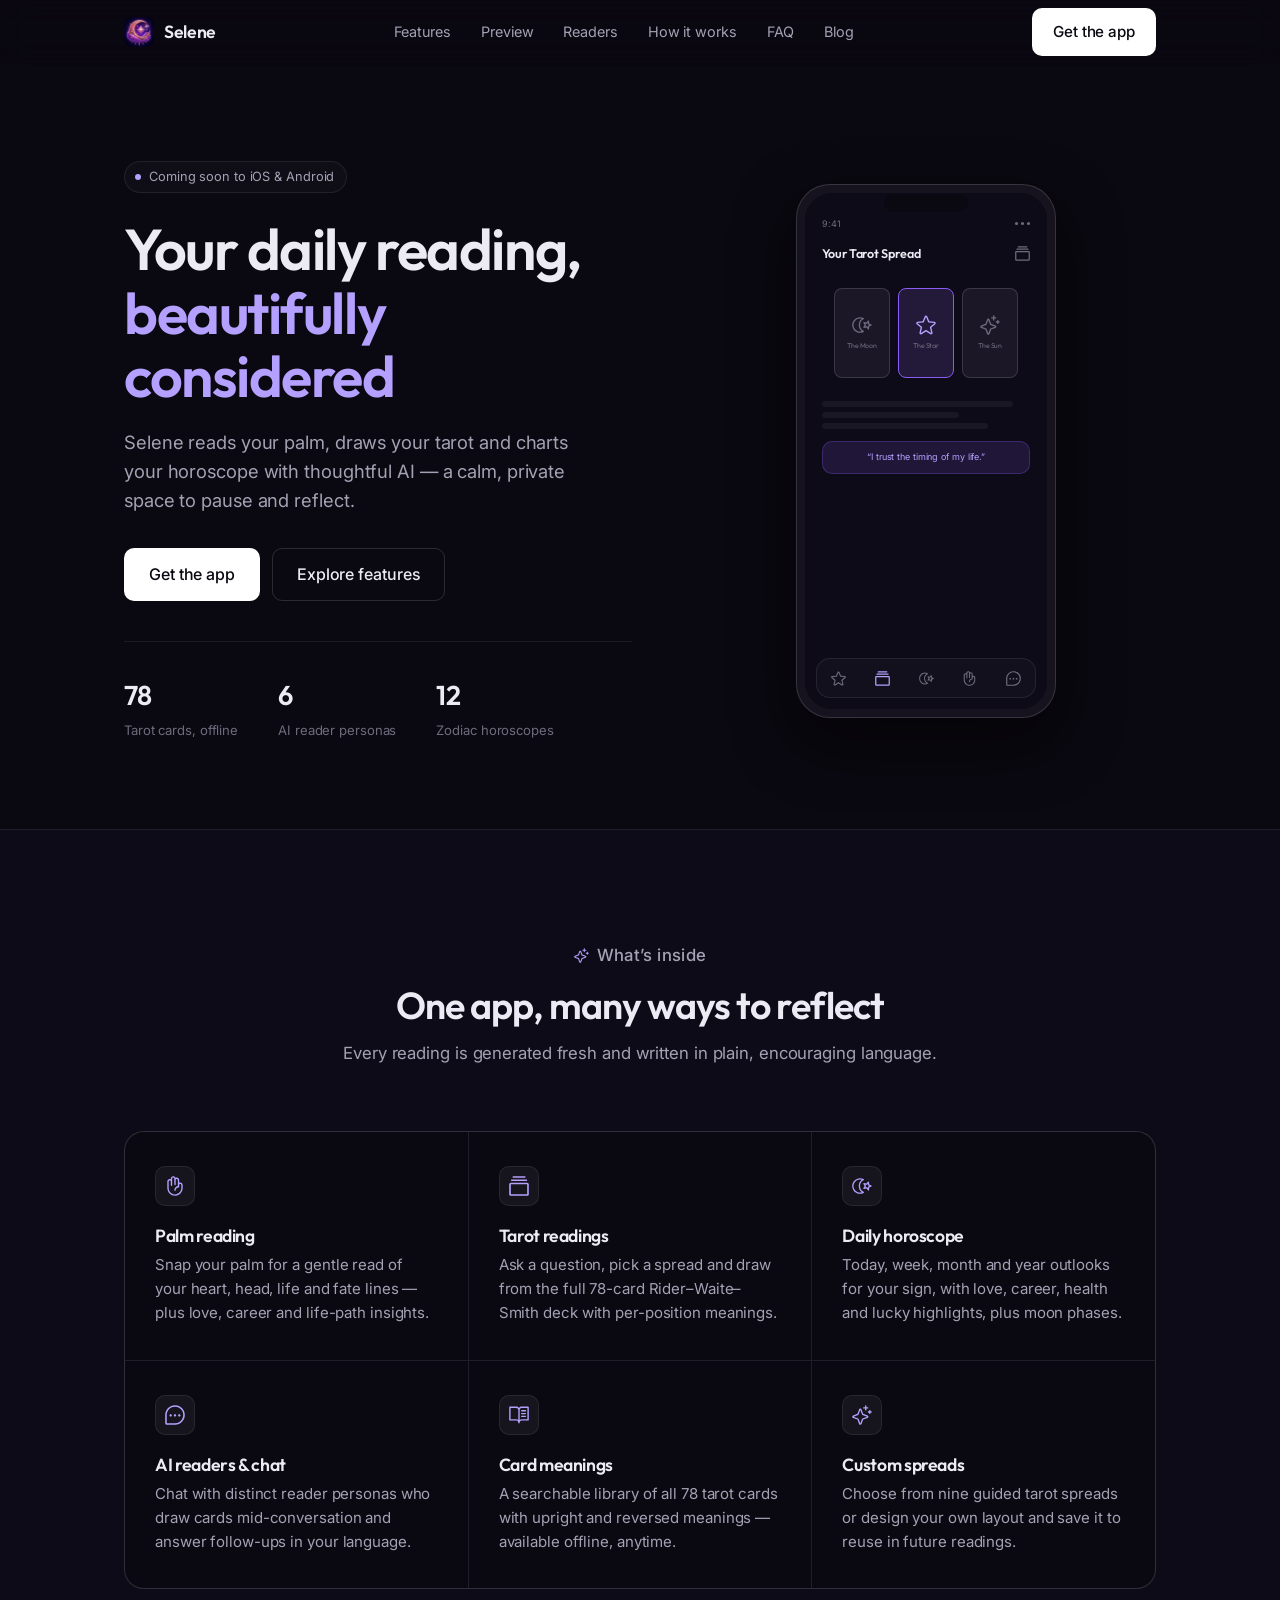
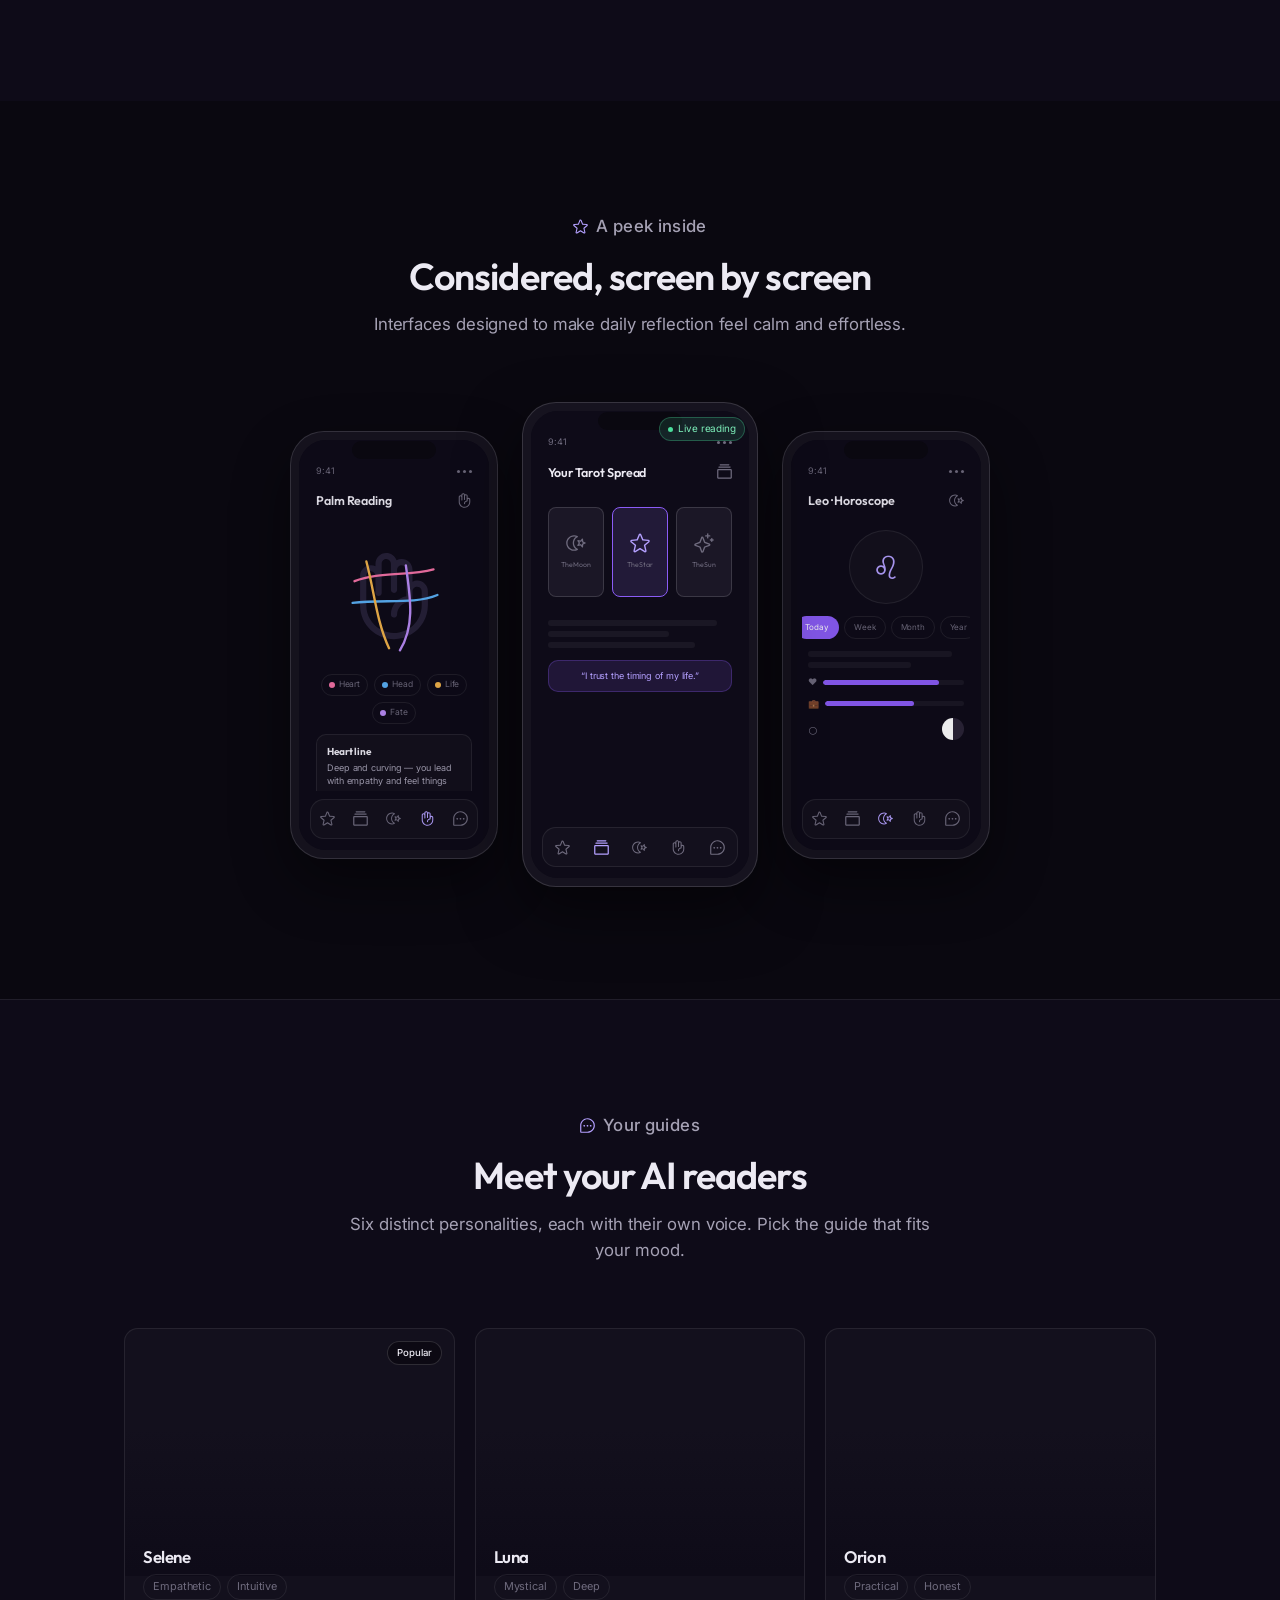
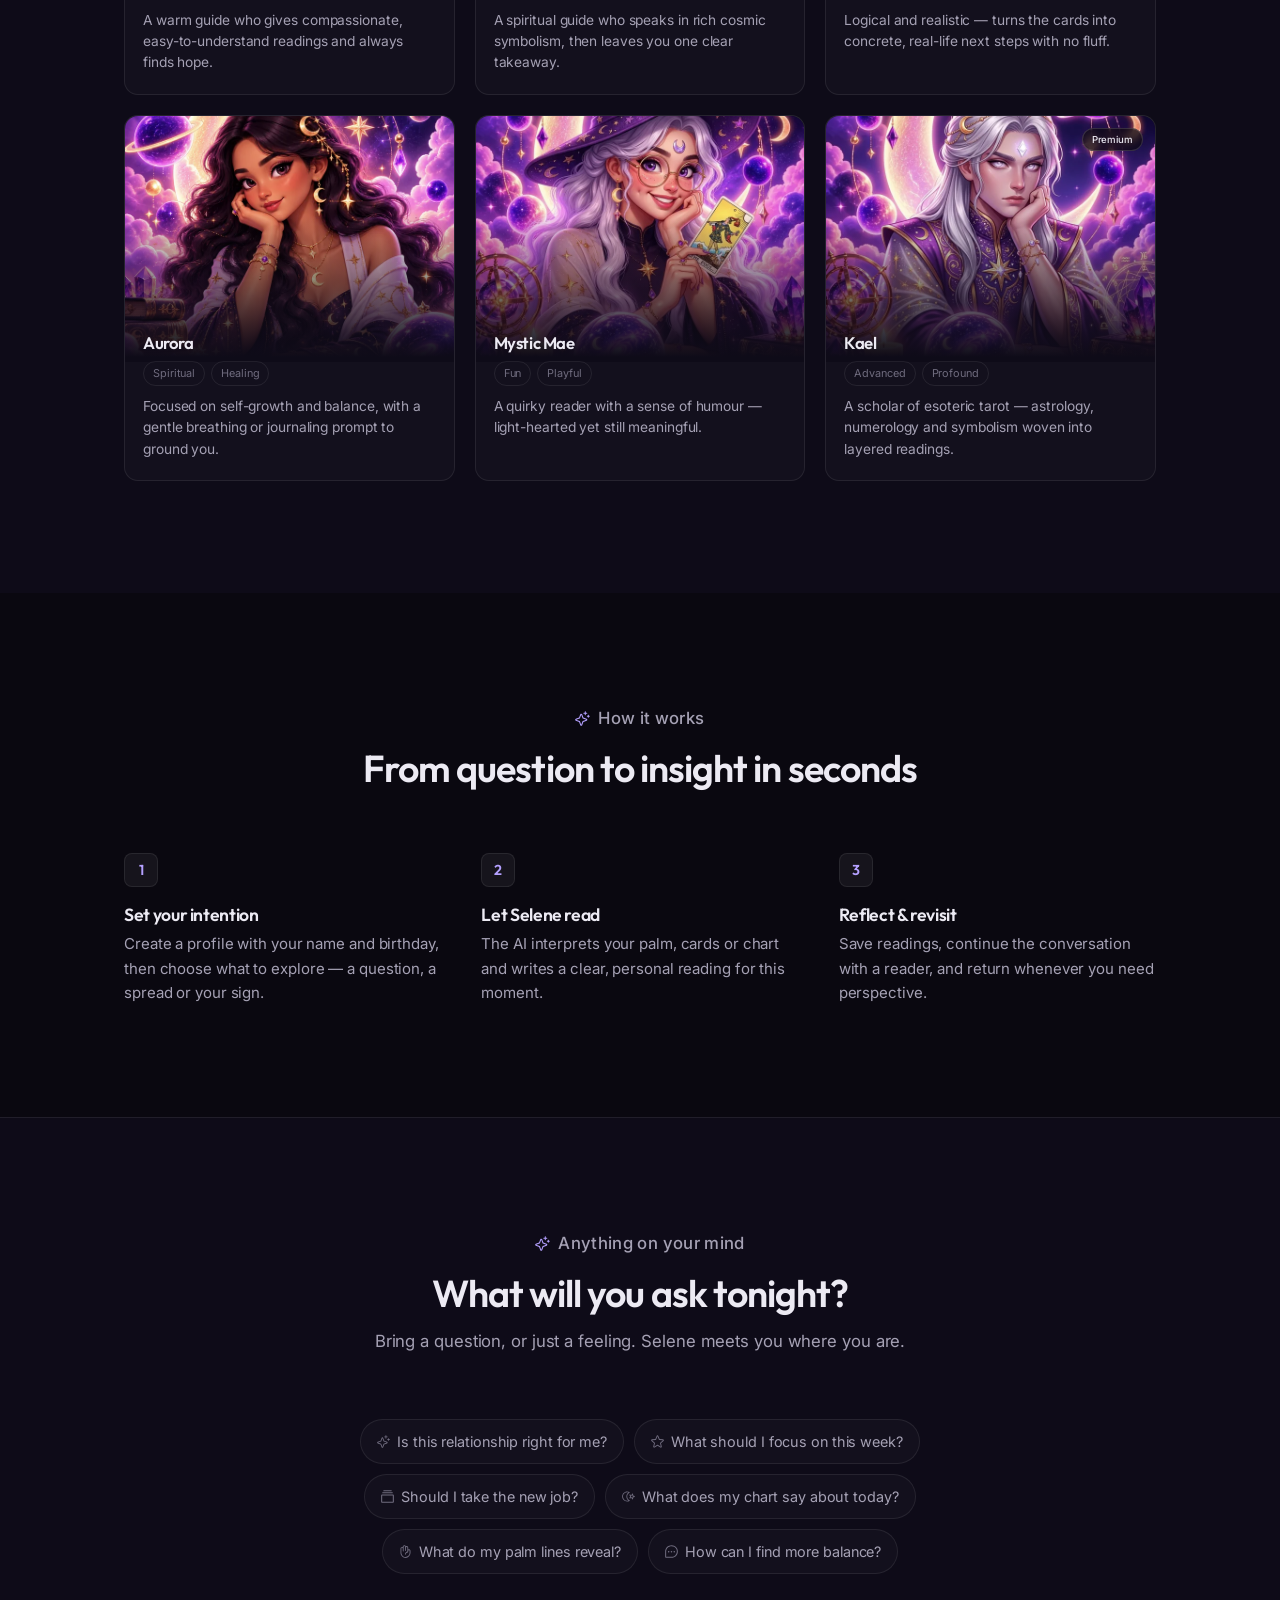
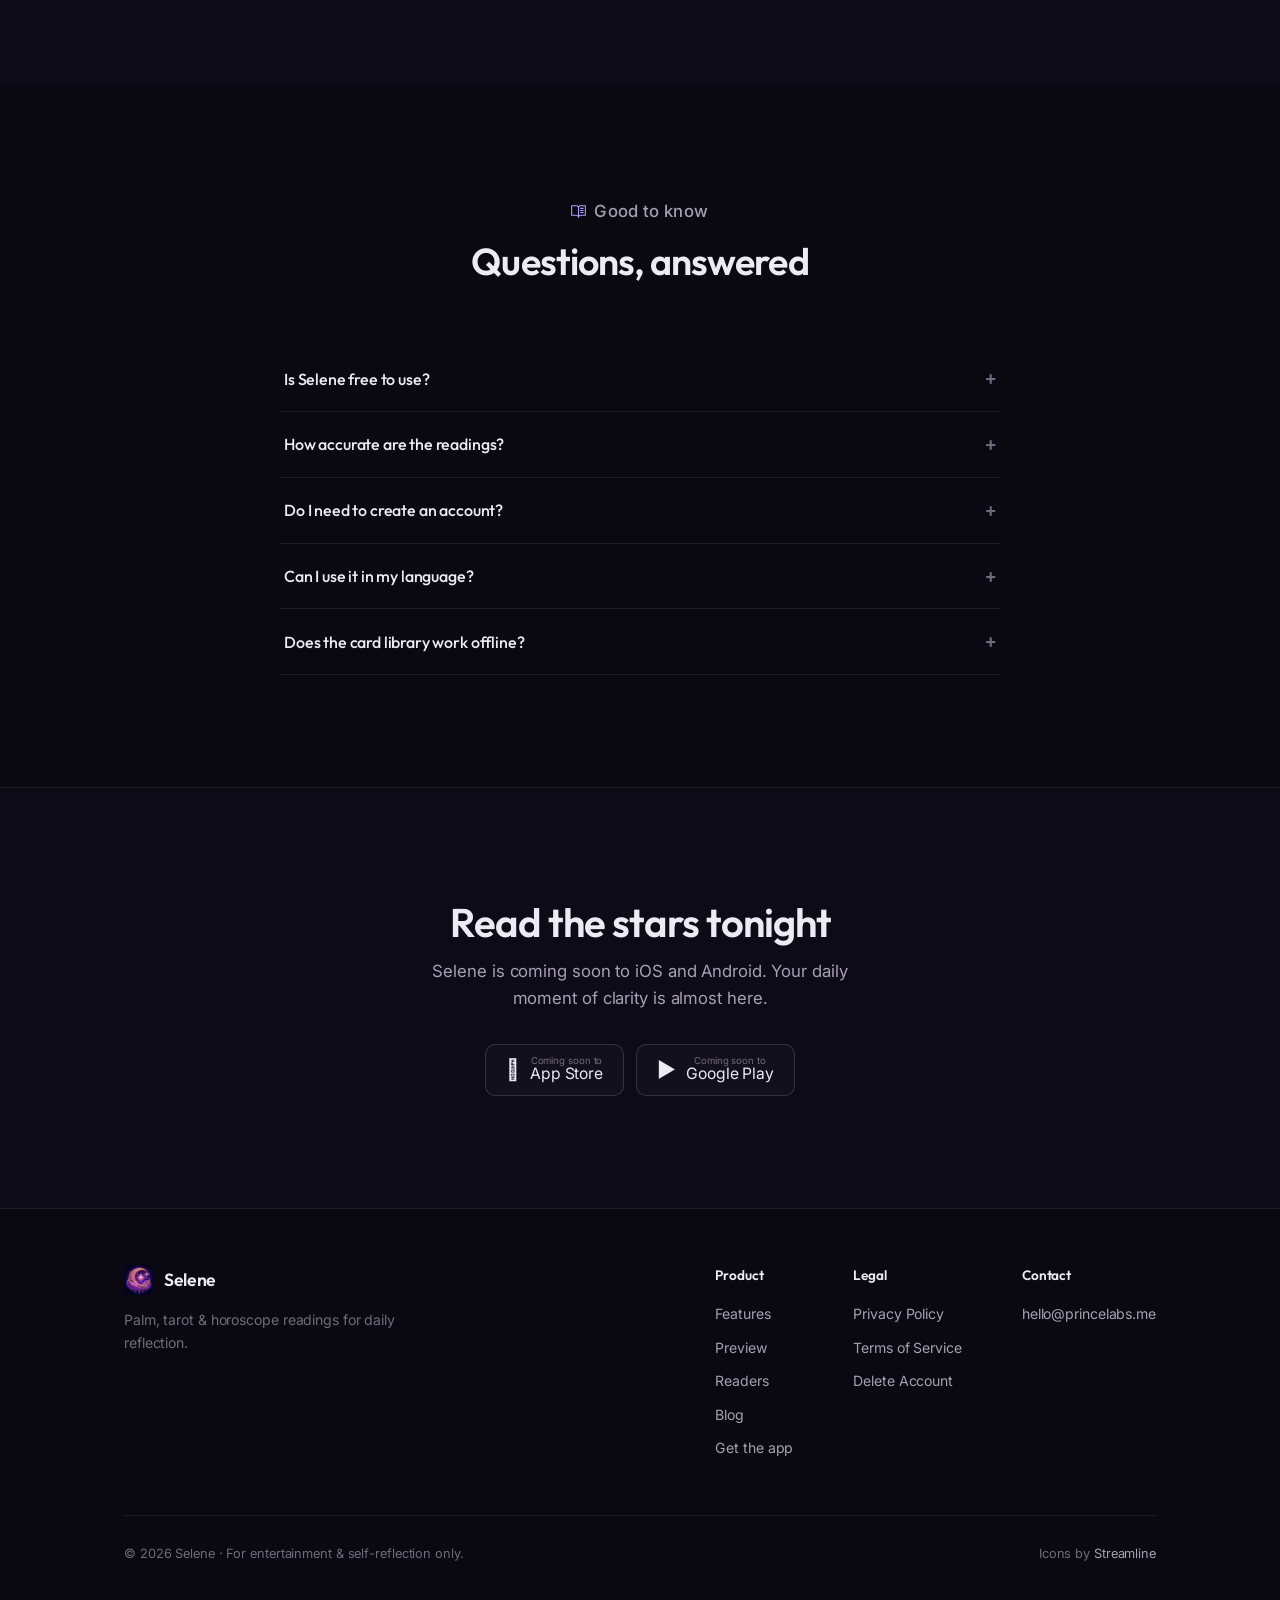
<file: index.html>
<!DOCTYPE html>
<html lang="en">
<head>
  <meta charset="UTF-8" />
  <meta name="viewport" content="width=device-width, initial-scale=1.0" />
  <title>Selene — AI Palm, Tarot &amp; Horoscope</title>
  <meta name="description" content="Selene reads your palm, draws your tarot and charts your horoscope with thoughtful AI — a calm, private space for daily reflection." />
  <meta name="author" content="Selene" />
  <meta name="robots" content="index, follow, max-image-preview:large, max-snippet:-1" />
  <meta name="theme-color" content="#0A0810" />
  <link rel="canonical" href="https://selene.princelabs.me/" />
  <link rel="icon" type="image/webp" href="assets/app_icon.webp" />
  <link rel="apple-touch-icon" href="assets/app_icon.webp" />
  <link rel="manifest" href="/site.webmanifest" />

  <meta property="og:type" content="website" />
  <meta property="og:site_name" content="Selene" />
  <meta property="og:title" content="Selene — AI Palm, Tarot &amp; Horoscope" />
  <meta property="og:description" content="Palm, tarot and horoscope readings, guided by thoughtful AI. Private by design." />
  <meta property="og:url" content="https://selene.princelabs.me/" />
  <meta property="og:image" content="https://selene.princelabs.me/assets/hero_home.webp" />
  <meta name="twitter:card" content="summary_large_image" />
  <meta name="twitter:title" content="Selene — AI Palm, Tarot &amp; Horoscope" />
  <meta name="twitter:description" content="Palm, tarot and horoscope readings, guided by thoughtful AI. Private by design." />
  <meta name="twitter:image" content="https://selene.princelabs.me/assets/hero_home.webp" />

  <link rel="preconnect" href="https://fonts.googleapis.com" />
  <link rel="preconnect" href="https://fonts.gstatic.com" crossorigin />
  <link href="https://fonts.googleapis.com/css2?family=Inter:wght@400;500;600&family=Outfit:wght@500;600;700&display=swap" rel="stylesheet" />
  <link rel="stylesheet" href="styles.css" />

  <script type="application/ld+json">
  {
    "@context": "https://schema.org",
    "@graph": [
      {
        "@type": "Organization",
        "@id": "https://selene.princelabs.me/#org",
        "name": "Selene",
        "legalName": "one1 Eleven dev",
        "url": "https://selene.princelabs.me/",
        "logo": { "@type": "ImageObject", "url": "https://selene.princelabs.me/assets/app_icon.webp" },
        "email": "hello@princelabs.me",
        "contactPoint": {
          "@type": "ContactPoint",
          "email": "hello@princelabs.me",
          "contactType": "customer support"
        }
      },
      {
        "@type": "WebSite",
        "@id": "https://selene.princelabs.me/#website",
        "name": "Selene",
        "url": "https://selene.princelabs.me/",
        "inLanguage": "en",
        "publisher": { "@id": "https://selene.princelabs.me/#org" }
      },
      {
        "@type": "MobileApplication",
        "name": "Selene — AI Palm, Tarot & Horoscope",
        "operatingSystem": "iOS, Android",
        "applicationCategory": "LifestyleApplication",
        "description": "Selene reads your palm, draws your tarot and charts your horoscope with thoughtful AI — a calm, private space for daily reflection.",
        "url": "https://selene.princelabs.me/",
        "image": "https://selene.princelabs.me/assets/app_icon.webp",
        "author": { "@id": "https://selene.princelabs.me/#org" },
        "publisher": { "@id": "https://selene.princelabs.me/#org" },
        "offers": { "@type": "Offer", "price": "0", "priceCurrency": "USD" }
      },
      {
        "@type": "FAQPage",
        "@id": "https://selene.princelabs.me/#faq",
        "mainEntity": [
          {
            "@type": "Question",
            "name": "Is Selene free to use?",
            "acceptedAnswer": { "@type": "Answer", "text": "Yes — you can explore palm readings, daily tarot, horoscopes and card meanings for free. An optional premium unlocks extended horoscopes, advanced readers and more." }
          },
          {
            "@type": "Question",
            "name": "How accurate are the readings?",
            "acceptedAnswer": { "@type": "Answer", "text": "Readings are crafted by AI to spark reflection and self-discovery. They're thoughtful and personal, but meant for entertainment and insight — not predictions or professional advice." }
          },
          {
            "@type": "Question",
            "name": "Do I need to create an account?",
            "acceptedAnswer": { "@type": "Answer", "text": "No. You can start instantly as a guest. Creating an account simply lets you save your readings and sync them across sessions." }
          },
          {
            "@type": "Question",
            "name": "Can I use it in my language?",
            "acceptedAnswer": { "@type": "Answer", "text": "Yes. Selene's AI readers can respond in multiple languages — set your preference in your profile and ask away." }
          },
          {
            "@type": "Question",
            "name": "Does the card library work offline?",
            "acceptedAnswer": { "@type": "Answer", "text": "The full 78-card meanings library is available offline, so you can browse upright and reversed meanings anytime." }
          }
        ]
      }
    ]
  }
  </script>
</head>
<body>

  <div class="scroll-progress" id="scroll-progress"></div>

  <!-- ===== Nav ===== -->
  <header class="nav">
    <div class="container nav-inner">
      <a class="brand" href="index.html">
        <img src="assets/app_icon.webp" alt="Selene app icon" width="30" height="30" decoding="async" />
        <span>Selene</span>
      </a>
      <nav class="nav-links" id="nav-links" aria-label="Primary">
        <a href="#features">Features</a>
        <a href="#preview">Preview</a>
        <a href="#readers">Readers</a>
        <a href="#how">How it works</a>
        <a href="#faq">FAQ</a>
        <a href="blog/">Blog</a>
      </nav>
      <div class="nav-cta">
        <a class="btn btn-primary" href="#get">Get the app</a>
        <button class="nav-toggle" aria-label="Toggle menu" aria-expanded="false" aria-controls="nav-links">&#9776;</button>
      </div>
    </div>
  </header>

  <main>
    <!-- ===== Hero ===== -->
    <section class="hero">
      <div class="container hero-grid">
        <div class="hero-copy">
          <span class="hero-badge"><span class="dot"></span> Coming soon to iOS &amp; Android</span>
          <h1>Your daily reading, <span class="accent">beautifully considered</span></h1>
          <p class="lead">Selene reads your palm, draws your tarot and charts your horoscope with thoughtful AI &mdash; a calm, private space to pause and reflect.</p>
          <div class="hero-actions">
            <a class="btn btn-primary btn-lg" href="#get">Get the app</a>
            <a class="btn btn-ghost btn-lg" href="#features">Explore features</a>
          </div>
          <div class="stats">
            <div class="stat"><div class="n">78</div><div class="l">Tarot cards, offline</div></div>
            <div class="stat"><div class="n">6</div><div class="l">AI reader personas</div></div>
            <div class="stat"><div class="n">12</div><div class="l">Zodiac horoscopes</div></div>
          </div>
        </div>

        <div class="hero-visual">
          <div class="phone hero-phone reveal">
            <div class="notch"></div>
            <div class="screen ui">
              <div class="appui">
                <div class="statusbar"><span>9:41</span><span class="dots"><i></i><i></i><i></i></span></div>
                <div class="head"><b>Your Tarot Spread</b><i class="sicon i-cards"></i></div>
                <div class="body">
                  <div class="tarot-deal">
                    <div class="tcard"><i class="sicon i-moon"></i><small>The Moon</small></div>
                    <div class="tcard hi"><i class="sicon i-star"></i><small>The Star</small></div>
                    <div class="tcard"><i class="sicon i-sparkle"></i><small>The Sun</small></div>
                  </div>
                  <div class="bars"><i></i><i></i><i></i></div>
                  <div class="affirm">&ldquo;I trust the timing of my life.&rdquo;</div>
                </div>
                <div class="navbar"><i class="sicon i-star"></i><i class="sicon i-cards on"></i><i class="sicon i-moon"></i><i class="sicon i-palm"></i><i class="sicon i-chat"></i></div>
              </div>
            </div>
          </div>
        </div>
      </div>
    </section>

    <!-- ===== Features ===== -->
    <section id="features" class="band">
      <div class="container">
        <div class="section-head reveal">
          <p class="eyebrow"><i class="sicon i-sparkle"></i> What&rsquo;s inside</p>
          <h2>One app, many ways to reflect</h2>
          <p>Every reading is generated fresh and written in plain, encouraging language.</p>
        </div>
        <div class="grid grid-3">
          <article class="card reveal">
            <div class="icon"><i class="sicon i-palm"></i></div>
            <h3>Palm reading</h3>
            <p>Snap your palm for a gentle read of your heart, head, life and fate lines &mdash; plus love, career and life-path insights.</p>
          </article>
          <article class="card reveal d1">
            <div class="icon"><i class="sicon i-cards"></i></div>
            <h3>Tarot readings</h3>
            <p>Ask a question, pick a spread and draw from the full 78-card Rider&ndash;Waite&ndash;Smith deck with per-position meanings.</p>
          </article>
          <article class="card reveal d2">
            <div class="icon"><i class="sicon i-moon"></i></div>
            <h3>Daily horoscope</h3>
            <p>Today, week, month and year outlooks for your sign, with love, career, health and lucky highlights, plus moon phases.</p>
          </article>
          <article class="card reveal">
            <div class="icon"><i class="sicon i-chat"></i></div>
            <h3>AI readers &amp; chat</h3>
            <p>Chat with distinct reader personas who draw cards mid-conversation and answer follow-ups in your language.</p>
          </article>
          <article class="card reveal d1">
            <div class="icon"><i class="sicon i-book"></i></div>
            <h3>Card meanings</h3>
            <p>A searchable library of all 78 tarot cards with upright and reversed meanings &mdash; available offline, anytime.</p>
          </article>
          <article class="card reveal d2">
            <div class="icon"><i class="sicon i-sparkle"></i></div>
            <h3>Custom spreads</h3>
            <p>Choose from nine guided tarot spreads or design your own layout and save it to reuse in future readings.</p>
          </article>
        </div>
      </div>
    </section>

    <!-- ===== App preview ===== -->
    <section id="preview">
      <div class="container">
        <div class="section-head reveal">
          <p class="eyebrow"><i class="sicon i-star"></i> A peek inside</p>
          <h2>Considered, screen by screen</h2>
          <p>Interfaces designed to make daily reflection feel calm and effortless.</p>
        </div>
        <div class="showcase-stage reveal">
          <div class="phone left">
            <div class="notch"></div>
            <div class="screen ui">
              <div class="appui">
                <div class="statusbar"><span>9:41</span><span class="dots"><i></i><i></i><i></i></span></div>
                <div class="head"><b>Palm Reading</b><i class="sicon i-palm"></i></div>
                <div class="body">
                  <div class="palm-graphic">
                    <i class="sicon i-palm pi"></i>
                    <svg viewBox="0 0 120 150" fill="none" aria-hidden="true">
                      <path d="M20 60 C45 50 75 55 100 48" stroke="#F472A6"/>
                      <path d="M18 82 C50 78 80 84 104 74" stroke="#5AB0F5"/>
                      <path d="M32 40 C40 70 42 100 55 128" stroke="#F0B24A"/>
                      <path d="M72 44 C76 74 82 104 66 130" stroke="#B98BF7"/>
                    </svg>
                  </div>
                  <div class="legend">
                    <span class="lg"><i style="background:#F472A6"></i>Heart</span>
                    <span class="lg"><i style="background:#5AB0F5"></i>Head</span>
                    <span class="lg"><i style="background:#F0B24A"></i>Life</span>
                    <span class="lg"><i style="background:#B98BF7"></i>Fate</span>
                  </div>
                  <div class="miniresult"><b>Heart line</b>Deep and curving &mdash; you lead with empathy and feel things fully.</div>
                </div>
                <div class="navbar"><i class="sicon i-star"></i><i class="sicon i-cards"></i><i class="sicon i-moon"></i><i class="sicon i-palm on"></i><i class="sicon i-chat"></i></div>
              </div>
            </div>
          </div>

          <div class="phone center">
            <div class="notch"></div>
            <span class="badge-live"><span class="dot"></span> Live reading</span>
            <div class="screen ui">
              <div class="appui">
                <div class="statusbar"><span>9:41</span><span class="dots"><i></i><i></i><i></i></span></div>
                <div class="head"><b>Your Tarot Spread</b><i class="sicon i-cards"></i></div>
                <div class="body">
                  <div class="tarot-deal">
                    <div class="tcard"><i class="sicon i-moon"></i><small>The Moon</small></div>
                    <div class="tcard hi"><i class="sicon i-star"></i><small>The Star</small></div>
                    <div class="tcard"><i class="sicon i-sparkle"></i><small>The Sun</small></div>
                  </div>
                  <div class="bars"><i></i><i></i><i></i></div>
                  <div class="affirm">&ldquo;I trust the timing of my life.&rdquo;</div>
                </div>
                <div class="navbar"><i class="sicon i-star"></i><i class="sicon i-cards on"></i><i class="sicon i-moon"></i><i class="sicon i-palm"></i><i class="sicon i-chat"></i></div>
              </div>
            </div>
          </div>

          <div class="phone right">
            <div class="notch"></div>
            <div class="screen ui">
              <div class="appui">
                <div class="statusbar"><span>9:41</span><span class="dots"><i></i><i></i><i></i></span></div>
                <div class="head"><b>Leo &middot; Horoscope</b><i class="sicon i-moon"></i></div>
                <div class="body">
                  <div class="medallion"><span class="glyph">&#9804;</span></div>
                  <div class="tabs"><span class="on">Today</span><span>Week</span><span>Month</span><span>Year</span></div>
                  <div class="bars"><i></i><i></i></div>
                  <div class="stat-mini">&#10084;&#65039; <div class="track"><div class="fill" style="--w:82%"></div></div></div>
                  <div class="stat-mini">&#128188; <div class="track"><div class="fill" style="--w:64%"></div></div></div>
                  <div class="stat-mini">&#127765; <span style="margin-left:auto"><span class="mphase"></span></span></div>
                </div>
                <div class="navbar"><i class="sicon i-star"></i><i class="sicon i-cards"></i><i class="sicon i-moon on"></i><i class="sicon i-palm"></i><i class="sicon i-chat"></i></div>
              </div>
            </div>
          </div>
        </div>
      </div>
    </section>

    <!-- ===== Readers ===== -->
    <section id="readers" class="band">
      <div class="container">
        <div class="section-head reveal">
          <p class="eyebrow"><i class="sicon i-chat"></i> Your guides</p>
          <h2>Meet your AI readers</h2>
          <p>Six distinct personalities, each with their own voice. Pick the guide that fits your mood.</p>
        </div>
        <div class="readers-grid">
          <article class="reader reveal">
            <div class="ph"><span class="pill">Popular</span><img src="assets/readers/selene.webp" alt="Selene, an empathetic AI reader" width="400" height="300" loading="lazy" decoding="async" /></div>
            <div class="rbody">
              <h4>Selene</h4>
              <div class="tags"><span>Empathetic</span><span>Intuitive</span></div>
              <p>A warm guide who gives compassionate, easy-to-understand readings and always finds hope.</p>
            </div>
          </article>
          <article class="reader reveal d1">
            <div class="ph"><img src="assets/readers/luna.webp" alt="Luna, a mystical AI reader" width="400" height="300" loading="lazy" decoding="async" /></div>
            <div class="rbody">
              <h4>Luna</h4>
              <div class="tags"><span>Mystical</span><span>Deep</span></div>
              <p>A spiritual guide who speaks in rich cosmic symbolism, then leaves you one clear takeaway.</p>
            </div>
          </article>
          <article class="reader reveal d2">
            <div class="ph"><img src="assets/readers/orion.webp" alt="Orion, a practical AI reader" width="400" height="300" loading="lazy" decoding="async" /></div>
            <div class="rbody">
              <h4>Orion</h4>
              <div class="tags"><span>Practical</span><span>Honest</span></div>
              <p>Logical and realistic &mdash; turns the cards into concrete, real-life next steps with no fluff.</p>
            </div>
          </article>
          <article class="reader reveal">
            <div class="ph"><img src="assets/readers/aurora.webp" alt="Aurora, a healing AI reader" width="400" height="300" loading="lazy" decoding="async" /></div>
            <div class="rbody">
              <h4>Aurora</h4>
              <div class="tags"><span>Spiritual</span><span>Healing</span></div>
              <p>Focused on self-growth and balance, with a gentle breathing or journaling prompt to ground you.</p>
            </div>
          </article>
          <article class="reader reveal d1">
            <div class="ph"><img src="assets/readers/mae.webp" alt="Mystic Mae, a playful AI reader" width="400" height="300" loading="lazy" decoding="async" /></div>
            <div class="rbody">
              <h4>Mystic Mae</h4>
              <div class="tags"><span>Fun</span><span>Playful</span></div>
              <p>A quirky reader with a sense of humour &mdash; light-hearted yet still meaningful.</p>
            </div>
          </article>
          <article class="reader reveal d2">
            <div class="ph"><span class="pill">Premium</span><img src="assets/readers/kael.webp" alt="Kael, an advanced AI reader" width="400" height="300" loading="lazy" decoding="async" /></div>
            <div class="rbody">
              <h4>Kael</h4>
              <div class="tags"><span>Advanced</span><span>Profound</span></div>
              <p>A scholar of esoteric tarot &mdash; astrology, numerology and symbolism woven into layered readings.</p>
            </div>
          </article>
        </div>
      </div>
    </section>

    <!-- ===== How it works ===== -->
    <section id="how">
      <div class="container">
        <div class="section-head reveal">
          <p class="eyebrow"><i class="sicon i-sparkle"></i> How it works</p>
          <h2>From question to insight in seconds</h2>
        </div>
        <div class="steps">
          <div class="step reveal">
            <div class="num">1</div>
            <h3>Set your intention</h3>
            <p>Create a profile with your name and birthday, then choose what to explore &mdash; a question, a spread or your sign.</p>
          </div>
          <div class="step reveal d1">
            <div class="num">2</div>
            <h3>Let Selene read</h3>
            <p>The AI interprets your palm, cards or chart and writes a clear, personal reading for this moment.</p>
          </div>
          <div class="step reveal d2">
            <div class="num">3</div>
            <h3>Reflect &amp; revisit</h3>
            <p>Save readings, continue the conversation with a reader, and return whenever you need perspective.</p>
          </div>
        </div>
      </div>
    </section>

    <!-- ===== What you can ask ===== -->
    <section id="ask" class="band">
      <div class="container">
        <div class="section-head reveal">
          <p class="eyebrow"><i class="sicon i-sparkle"></i> Anything on your mind</p>
          <h2>What will you ask tonight?</h2>
          <p>Bring a question, or just a feeling. Selene meets you where you are.</p>
        </div>
        <div class="ask-wrap reveal">
          <span class="ask"><i class="sicon i-sparkle"></i>Is this relationship right for me?</span>
          <span class="ask"><i class="sicon i-star"></i>What should I focus on this week?</span>
          <span class="ask"><i class="sicon i-cards"></i>Should I take the new job?</span>
          <span class="ask"><i class="sicon i-moon"></i>What does my chart say about today?</span>
          <span class="ask"><i class="sicon i-palm"></i>What do my palm lines reveal?</span>
          <span class="ask"><i class="sicon i-chat"></i>How can I find more balance?</span>
        </div>
      </div>
    </section>

    <!-- ===== FAQ ===== -->
    <section id="faq">
      <div class="container">
        <div class="section-head reveal">
          <p class="eyebrow"><i class="sicon i-book"></i> Good to know</p>
          <h2>Questions, answered</h2>
        </div>
        <div class="faq reveal">
          <div class="qa">
            <button type="button" aria-expanded="false"><span>Is Selene free to use?</span><span class="pm">+</span></button>
            <div class="ans"><p>Yes &mdash; you can explore palm readings, daily tarot, horoscopes and card meanings for free. An optional premium unlocks extended horoscopes, advanced readers and more.</p></div>
          </div>
          <div class="qa">
            <button type="button" aria-expanded="false"><span>How accurate are the readings?</span><span class="pm">+</span></button>
            <div class="ans"><p>Readings are crafted by AI to spark reflection and self-discovery. They&rsquo;re thoughtful and personal, but meant for entertainment and insight &mdash; not predictions or professional advice.</p></div>
          </div>
          <div class="qa">
            <button type="button" aria-expanded="false"><span>Do I need to create an account?</span><span class="pm">+</span></button>
            <div class="ans"><p>No. You can start instantly as a guest. Creating an account simply lets you save your readings and sync them across sessions.</p></div>
          </div>
          <div class="qa">
            <button type="button" aria-expanded="false"><span>Can I use it in my language?</span><span class="pm">+</span></button>
            <div class="ans"><p>Yes. Selene&rsquo;s AI readers can respond in multiple languages &mdash; set your preference in your profile and ask away.</p></div>
          </div>
          <div class="qa">
            <button type="button" aria-expanded="false"><span>Does the card library work offline?</span><span class="pm">+</span></button>
            <div class="ans"><p>The full 78-card meanings library is available offline, so you can browse upright and reversed meanings anytime.</p></div>
          </div>
        </div>
      </div>
    </section>

    <!-- ===== Get the app / CTA ===== -->
    <section id="get" class="cta-band band">
      <div class="container">
        <div class="cta-card reveal">
          <h2>Read the stars tonight</h2>
          <p>Selene is coming soon to iOS and Android. Your daily moment of clarity is almost here.</p>
          <div class="store-badges">
            <a class="store-badge" href="#" aria-label="Download on the App Store (coming soon)">
              <span class="ico">&#63743;</span>
              <span><small>Coming soon to</small>App Store</span>
            </a>
            <a class="store-badge" href="#" aria-label="Get it on Google Play (coming soon)">
              <span class="ico">&#9654;</span>
              <span><small>Coming soon to</small>Google Play</span>
            </a>
          </div>
        </div>
      </div>
    </section>
  </main>

  <!-- ===== Footer ===== -->
  <footer class="footer">
    <div class="container">
      <div class="footer-grid">
        <div class="footer-brand">
          <a class="brand" href="index.html">
            <img src="assets/app_icon.webp" alt="Selene app icon" width="30" height="30" decoding="async" />
            <span>Selene</span>
          </a>
          <p>Palm, tarot &amp; horoscope readings for daily reflection.</p>
        </div>
        <div class="footer-cols">
          <div class="footer-col">
            <h5>Product</h5>
            <a href="#features">Features</a>
            <a href="#preview">Preview</a>
            <a href="#readers">Readers</a>
            <a href="blog/">Blog</a>
            <a href="#get">Get the app</a>
          </div>
          <div class="footer-col">
            <h5>Legal</h5>
            <a href="privacy.html">Privacy Policy</a>
            <a href="terms.html">Terms of Service</a>
            <a href="delete-account.html">Delete Account</a>
          </div>
          <div class="footer-col">
            <h5>Contact</h5>
            <a href="mailto:hello@princelabs.me">hello@princelabs.me</a>
          </div>
        </div>
      </div>
      <div class="footer-bottom">
        <span>&copy; <span id="year">2026</span> Selene &middot; For entertainment &amp; self-reflection only.</span>
        <span>Icons by <a href="https://streamlinehq.com" target="_blank" rel="noopener">Streamline</a></span>
      </div>
    </div>
  </footer>

  <script src="main.js"></script>
</body>
</html>
</file>
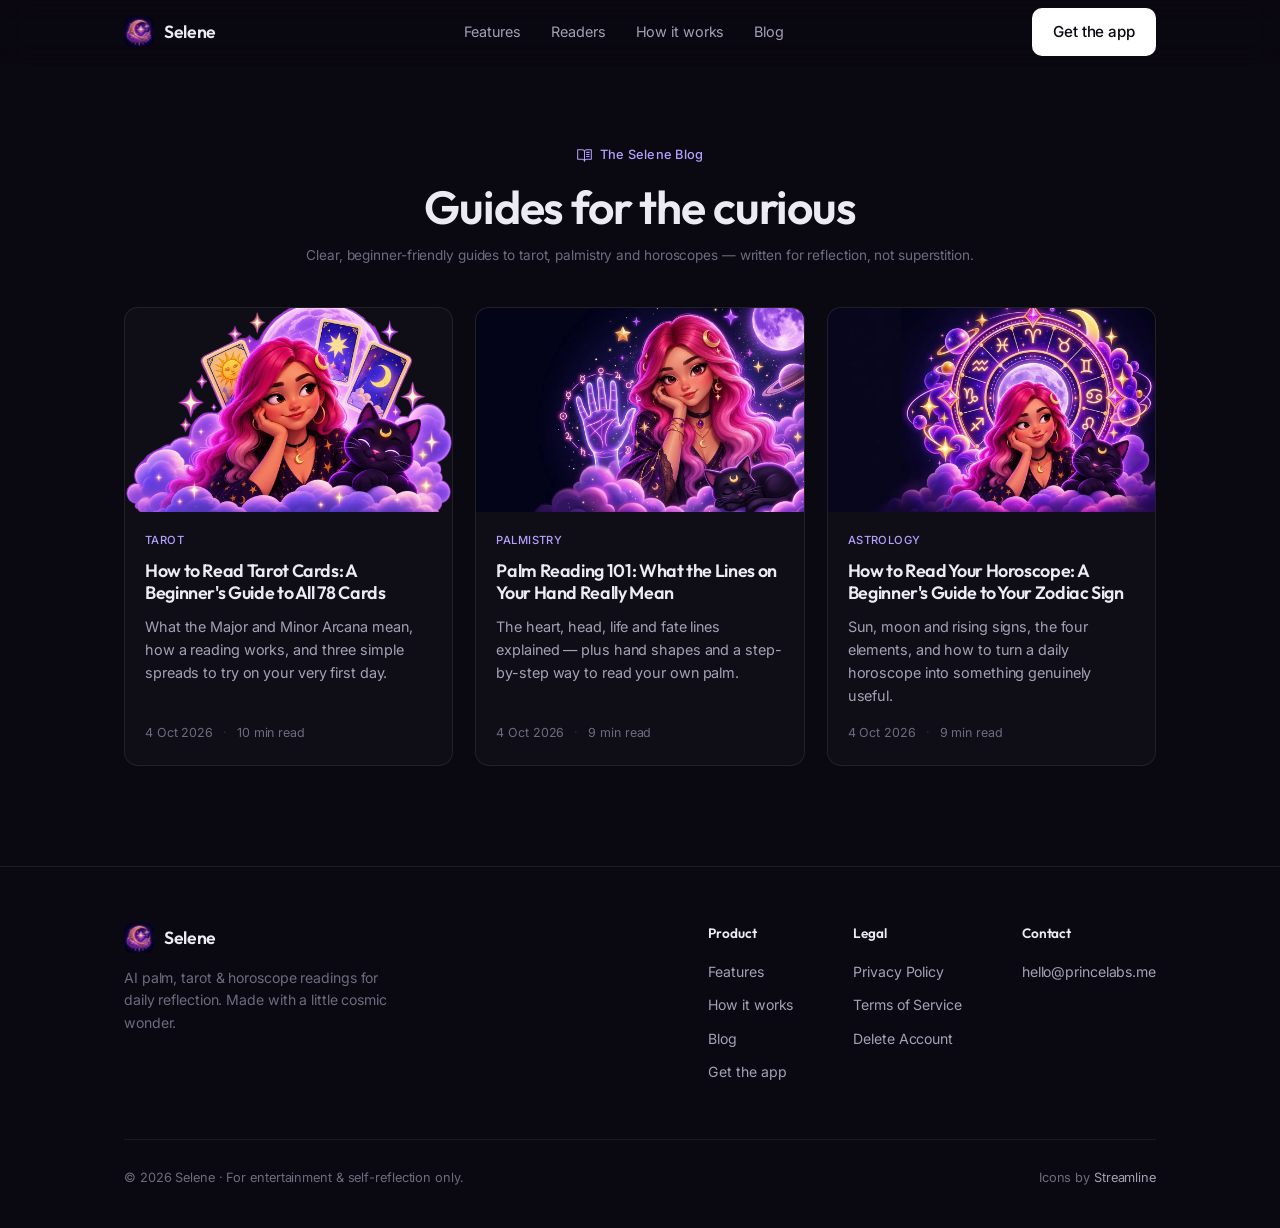
<file: blog/index.html>
<!DOCTYPE html>
<html lang="en">
<head>
  <meta charset="UTF-8" />
  <meta name="viewport" content="width=device-width, initial-scale=1.0" />
  <title>Selene Blog — Tarot, Palm Reading &amp; Horoscope Guides</title>
  <meta name="description" content="Beginner-friendly guides to tarot, palmistry and horoscopes from Selene. Learn how to read tarot cards, understand your palm lines and make sense of your zodiac sign." />
  <meta name="author" content="The Selene Team" />
  <meta name="robots" content="index, follow, max-image-preview:large, max-snippet:-1" />
  <meta name="theme-color" content="#0A0810" />
  <link rel="canonical" href="https://selene.princelabs.me/blog" />
  <link rel="icon" type="image/webp" href="../assets/app_icon.webp" />
  <link rel="apple-touch-icon" href="../assets/app_icon.webp" />
  <link rel="manifest" href="/site.webmanifest" />

  <meta property="og:type" content="website" />
  <meta property="og:site_name" content="Selene" />
  <meta property="og:title" content="Selene Blog — Tarot, Palm Reading &amp; Horoscope Guides" />
  <meta property="og:description" content="Beginner-friendly guides to tarot, palmistry and horoscopes. Learn to read tarot cards, your palm lines and your zodiac sign." />
  <meta property="og:url" content="https://selene.princelabs.me/blog" />
  <meta property="og:image" content="https://selene.princelabs.me/assets/hero_home.webp" />
  <meta name="twitter:card" content="summary_large_image" />
  <meta name="twitter:title" content="Selene Blog — Tarot, Palm Reading &amp; Horoscope Guides" />
  <meta name="twitter:description" content="Beginner-friendly guides to tarot, palmistry and horoscopes from the Selene app." />
  <meta name="twitter:image" content="https://selene.princelabs.me/assets/hero_home.webp" />

  <link rel="preconnect" href="https://fonts.googleapis.com" />
  <link rel="preconnect" href="https://fonts.gstatic.com" crossorigin />
  <link href="https://fonts.googleapis.com/css2?family=Inter:wght@400;500;600&family=Outfit:wght@500;600;700&display=swap" rel="stylesheet" />
  <link rel="stylesheet" href="../styles.css" />

  <script type="application/ld+json">
  {
    "@context": "https://schema.org",
    "@graph": [
      {
        "@type": "Blog",
        "@id": "https://selene.princelabs.me/blog#blog",
        "name": "Selene Blog",
        "description": "Beginner-friendly guides to tarot, palmistry and horoscopes from the Selene app.",
        "url": "https://selene.princelabs.me/blog",
        "inLanguage": "en",
        "publisher": {
          "@type": "Organization",
          "name": "Selene",
          "legalName": "one1 Eleven dev",
          "url": "https://selene.princelabs.me",
          "logo": { "@type": "ImageObject", "url": "https://selene.princelabs.me/assets/app_icon.webp" }
        },
        "blogPost": [
          {
            "@type": "BlogPosting",
            "headline": "How to Read Tarot Cards: A Beginner's Guide to All 78 Cards",
            "url": "https://selene.princelabs.me/blog/how-to-read-tarot-cards",
            "datePublished": "2026-10-04T09:00:00+05:30",
            "image": "https://selene.princelabs.me/assets/hero_tarot.webp"
          },
          {
            "@type": "BlogPosting",
            "headline": "Palm Reading 101: What the Lines on Your Hand Really Mean",
            "url": "https://selene.princelabs.me/blog/palm-reading-lines-meaning",
            "datePublished": "2026-10-04T09:00:00+05:30",
            "image": "https://selene.princelabs.me/assets/hero_palm.webp"
          },
          {
            "@type": "BlogPosting",
            "headline": "How to Read Your Horoscope: A Beginner's Guide to Your Zodiac Sign",
            "url": "https://selene.princelabs.me/blog/how-to-read-your-horoscope",
            "datePublished": "2026-10-04T09:00:00+05:30",
            "image": "https://selene.princelabs.me/assets/hero_horoscope.webp"
          }
        ]
      },
      {
        "@type": "BreadcrumbList",
        "itemListElement": [
          { "@type": "ListItem", "position": 1, "name": "Home", "item": "https://selene.princelabs.me/" },
          { "@type": "ListItem", "position": 2, "name": "Blog", "item": "https://selene.princelabs.me/blog" }
        ]
      }
    ]
  }
  </script>
</head>
<body>

  <div class="scroll-progress" id="scroll-progress"></div>

  <!-- ===== Nav ===== -->
  <header class="nav">
    <div class="container nav-inner">
      <a class="brand" href="../index.html">
        <img src="../assets/app_icon.webp" alt="Selene app icon" width="30" height="30" decoding="async" />
        <span>Selene</span>
      </a>
      <nav class="nav-links" id="nav-links" aria-label="Primary">
        <a href="../index.html#features">Features</a>
        <a href="../index.html#readers">Readers</a>
        <a href="../index.html#how">How it works</a>
        <a href="index.html" aria-current="page">Blog</a>
      </nav>
      <div class="nav-cta">
        <a class="btn btn-primary" href="../index.html#get">Get the app</a>
        <button class="nav-toggle" aria-label="Toggle menu" aria-expanded="false" aria-controls="nav-links">&#9776;</button>
      </div>
    </div>
  </header>

  <main>
    <section class="page-hero">
      <div class="container">
        <p class="eyebrow"><i class="sicon i-book"></i> The Selene Blog</p>
        <h1 class="gradient-text">Guides for the curious</h1>
        <p class="updated">Clear, beginner-friendly guides to tarot, palmistry and horoscopes &mdash; written for reflection, not superstition.</p>
      </div>
    </section>

    <section class="legal" style="padding-top:8px;">
      <div class="container">
        <div class="post-grid">

          <article class="post-card reveal">
            <a class="thumb" href="how-to-read-tarot-cards.html" aria-label="Read: How to Read Tarot Cards">
              <img src="../assets/hero_tarot.webp" alt="Tarot cards fanned out for a reading" width="400" height="250" loading="lazy" decoding="async" />
            </a>
            <div class="pbody">
              <span class="ptag">Tarot</span>
              <h2><a href="how-to-read-tarot-cards.html">How to Read Tarot Cards: A Beginner's Guide to All 78 Cards</a></h2>
              <p>What the Major and Minor Arcana mean, how a reading works, and three simple spreads to try on your very first day.</p>
              <div class="pmeta"><time datetime="2026-10-04">4 Oct 2026</time><span class="sep">&middot;</span><span>10 min read</span></div>
            </div>
          </article>

          <article class="post-card reveal d1">
            <a class="thumb" href="palm-reading-lines-meaning.html" aria-label="Read: Palm Reading 101">
              <img src="../assets/hero_palm.webp" alt="An open palm showing the major palm lines" width="400" height="250" loading="lazy" decoding="async" />
            </a>
            <div class="pbody">
              <span class="ptag">Palmistry</span>
              <h2><a href="palm-reading-lines-meaning.html">Palm Reading 101: What the Lines on Your Hand Really Mean</a></h2>
              <p>The heart, head, life and fate lines explained &mdash; plus hand shapes and a step-by-step way to read your own palm.</p>
              <div class="pmeta"><time datetime="2026-10-04">4 Oct 2026</time><span class="sep">&middot;</span><span>9 min read</span></div>
            </div>
          </article>

          <article class="post-card reveal d2">
            <a class="thumb" href="how-to-read-your-horoscope.html" aria-label="Read: How to Read Your Horoscope">
              <img src="../assets/hero_horoscope.webp" alt="A zodiac wheel representing the twelve star signs" width="400" height="250" loading="lazy" decoding="async" />
            </a>
            <div class="pbody">
              <span class="ptag">Astrology</span>
              <h2><a href="how-to-read-your-horoscope.html">How to Read Your Horoscope: A Beginner's Guide to Your Zodiac Sign</a></h2>
              <p>Sun, moon and rising signs, the four elements, and how to turn a daily horoscope into something genuinely useful.</p>
              <div class="pmeta"><time datetime="2026-10-04">4 Oct 2026</time><span class="sep">&middot;</span><span>9 min read</span></div>
            </div>
          </article>

        </div>
      </div>
    </section>
  </main>

  <!-- ===== Footer ===== -->
  <footer class="footer">
    <div class="container">
      <div class="footer-grid">
        <div class="footer-brand">
          <a class="brand" href="../index.html">
            <img src="../assets/app_icon.webp" alt="Selene app icon" width="30" height="30" decoding="async" />
            <span>Selene</span>
          </a>
          <p>AI palm, tarot &amp; horoscope readings for daily reflection. Made with a little cosmic wonder.</p>
        </div>
        <div class="footer-cols">
          <div class="footer-col">
            <h5>Product</h5>
            <a href="../index.html#features">Features</a>
            <a href="../index.html#how">How it works</a>
            <a href="index.html">Blog</a>
            <a href="../index.html#get">Get the app</a>
          </div>
          <div class="footer-col">
            <h5>Legal</h5>
            <a href="../privacy.html">Privacy Policy</a>
            <a href="../terms.html">Terms of Service</a>
            <a href="../delete-account.html">Delete Account</a>
          </div>
          <div class="footer-col">
            <h5>Contact</h5>
            <a href="mailto:hello@princelabs.me">hello@princelabs.me</a>
          </div>
        </div>
      </div>
      <div class="footer-bottom">
        <span>&copy; <span id="year">2026</span> Selene &middot; For entertainment &amp; self-reflection only.</span>
        <span>Icons by <a href="https://streamlinehq.com" target="_blank" rel="noopener">Streamline</a></span>
      </div>
    </div>
  </footer>

  <script src="../main.js"></script>
</body>
</html>
</file>
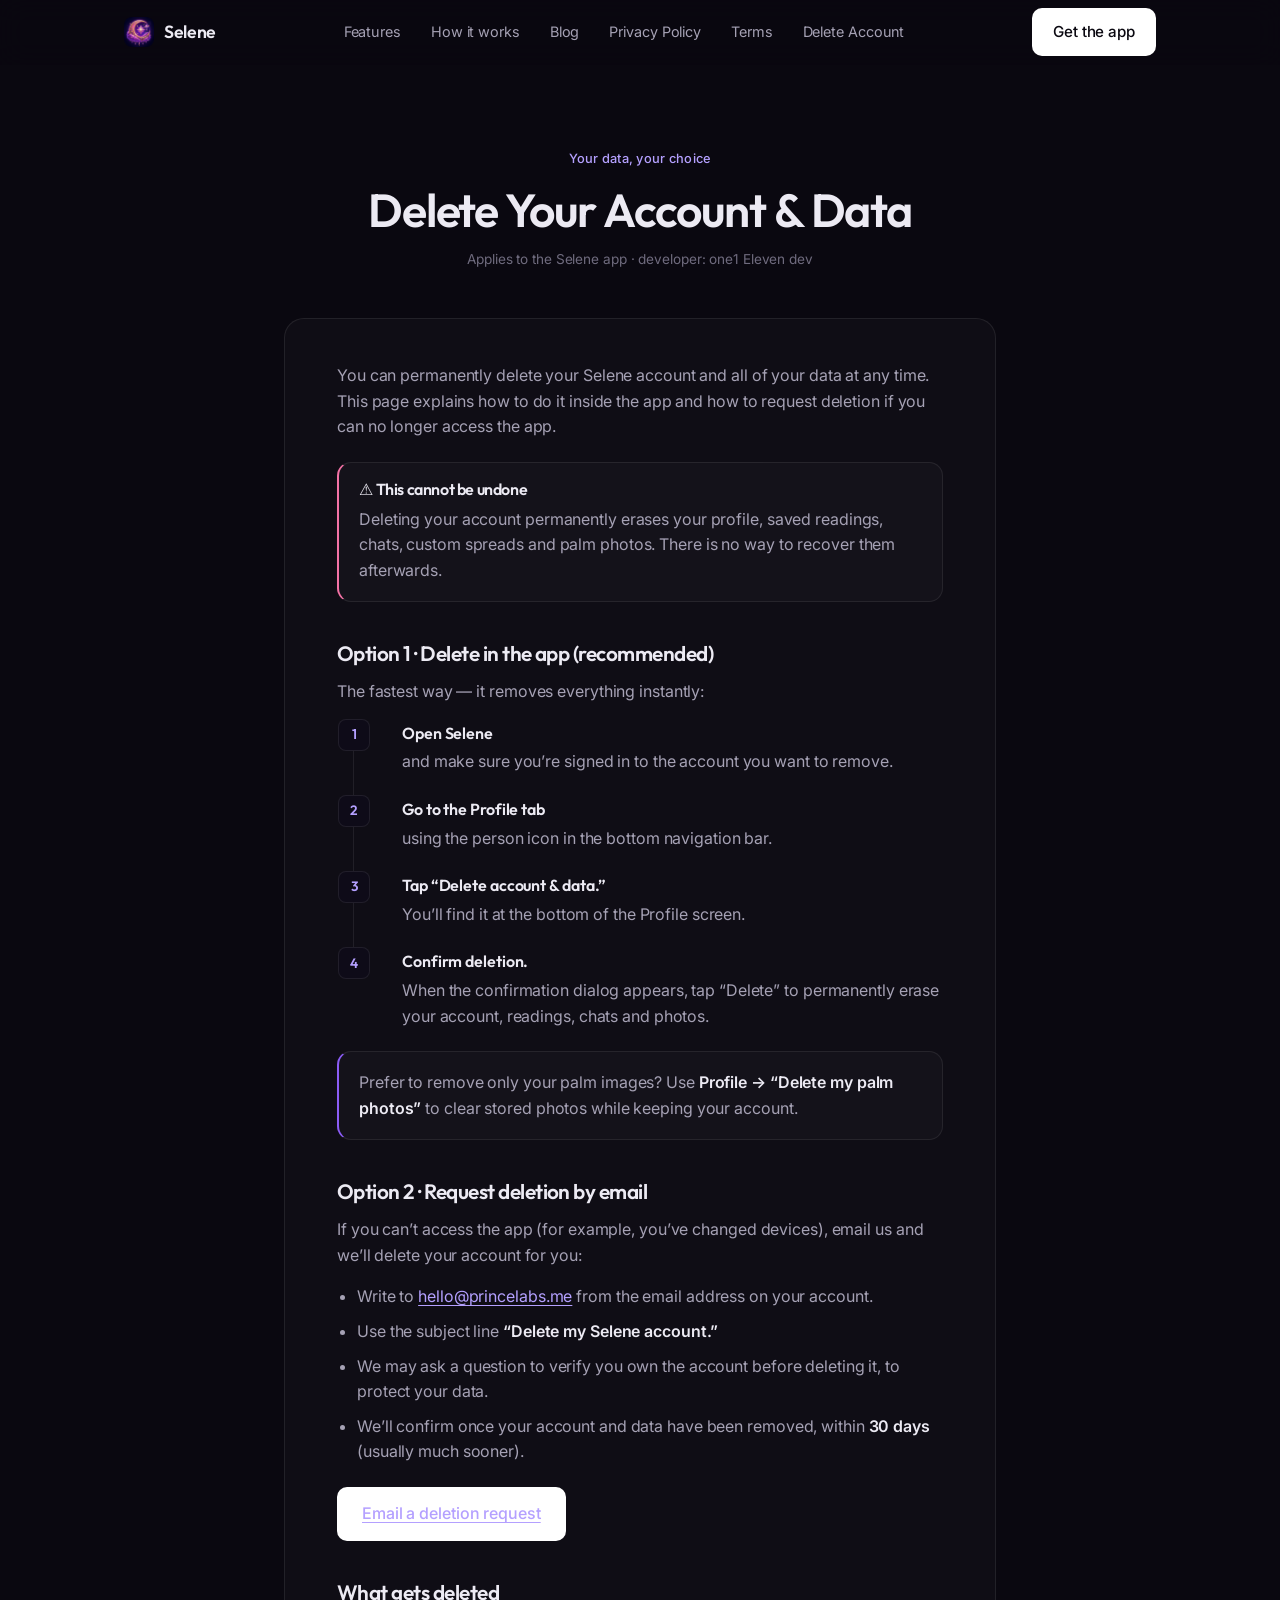
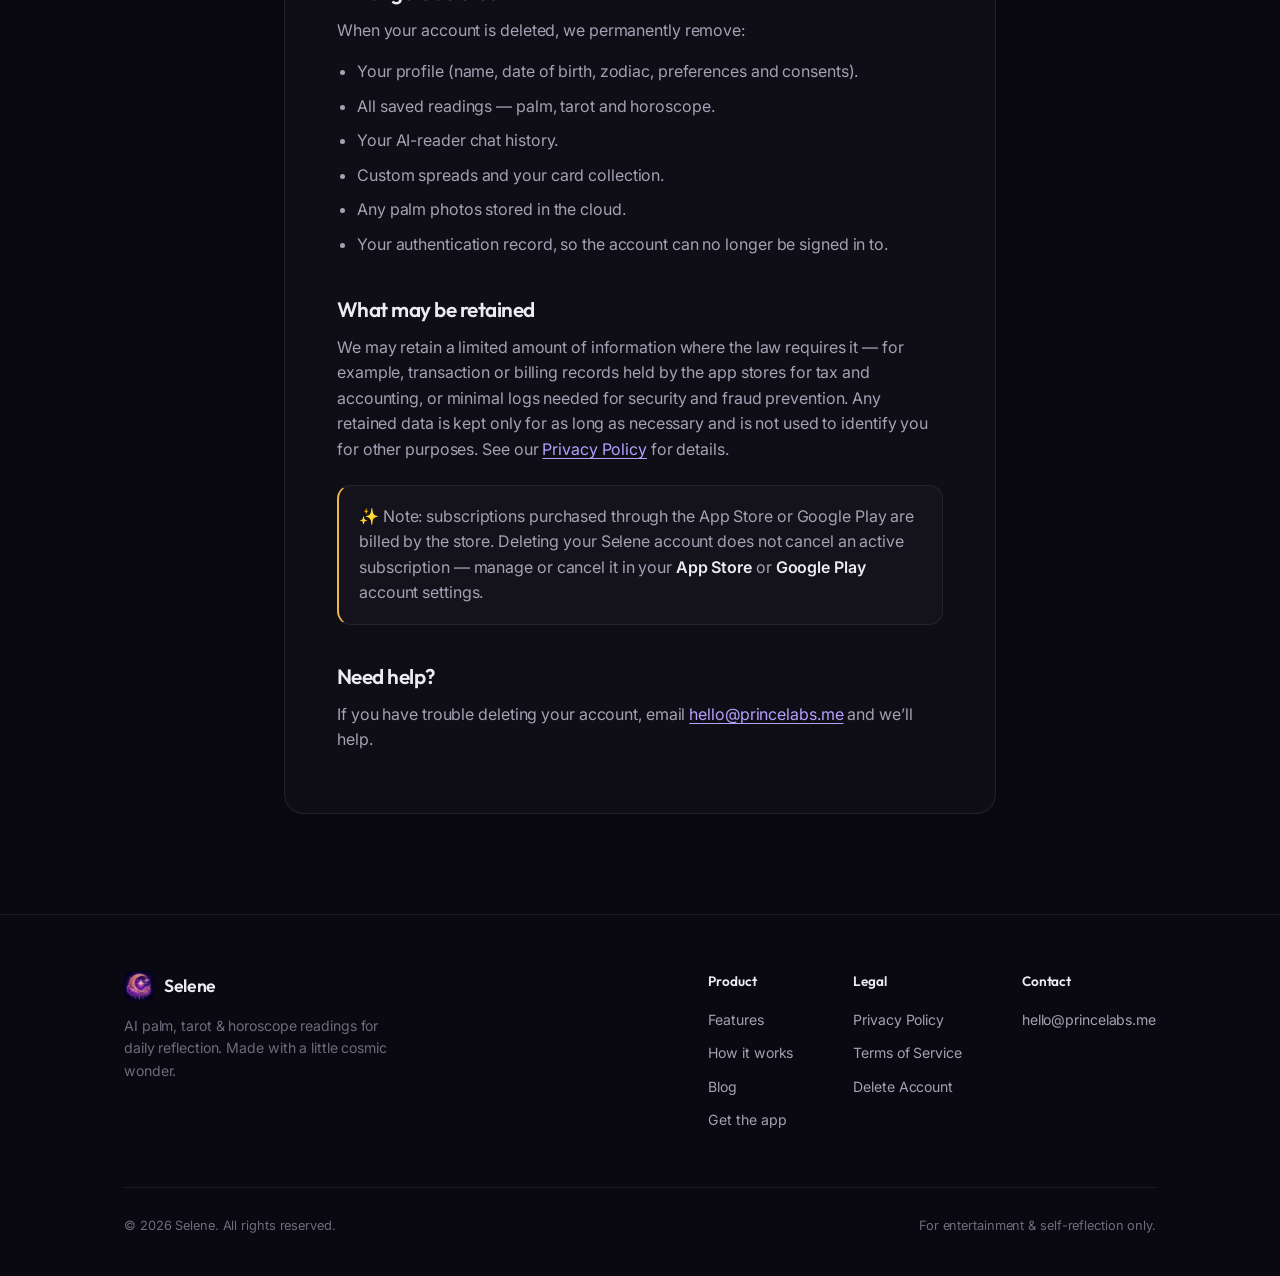
<file: delete-account.html>
<!DOCTYPE html>
<html lang="en">
<head>
  <meta charset="UTF-8" />
  <meta name="viewport" content="width=device-width, initial-scale=1.0" />
  <title>Delete Your Account &amp; Data — Selene</title>
  <meta name="description" content="How to permanently delete your Selene account and all associated data — in the app or by request. What gets deleted and what is retained." />
  <meta name="author" content="Selene" />
  <meta name="robots" content="index, follow, max-image-preview:large" />
  <meta name="theme-color" content="#0A0810" />
  <link rel="canonical" href="https://selene.princelabs.me/delete-account" />
  <link rel="icon" type="image/webp" href="assets/app_icon.webp" />
  <link rel="apple-touch-icon" href="assets/app_icon.webp" />
  <link rel="manifest" href="/site.webmanifest" />

  <meta property="og:type" content="website" />
  <meta property="og:site_name" content="Selene" />
  <meta property="og:title" content="Delete Your Account &amp; Data — Selene" />
  <meta property="og:description" content="How to permanently delete your Selene account and all associated data — in the app or by request." />
  <meta property="og:url" content="https://selene.princelabs.me/delete-account" />
  <meta property="og:image" content="https://selene.princelabs.me/assets/hero_home.webp" />
  <meta name="twitter:card" content="summary_large_image" />
  <meta name="twitter:title" content="Delete Your Account &amp; Data — Selene" />
  <meta name="twitter:description" content="How to permanently delete your Selene account and all associated data." />
  <meta name="twitter:image" content="https://selene.princelabs.me/assets/hero_home.webp" />
  <link rel="preconnect" href="https://fonts.googleapis.com" />
  <link rel="preconnect" href="https://fonts.gstatic.com" crossorigin />
  <link href="https://fonts.googleapis.com/css2?family=Inter:wght@400;500;600&family=Outfit:wght@500;600;700&display=swap" rel="stylesheet" />
  <link rel="stylesheet" href="styles.css" />

  <script type="application/ld+json">
  {
    "@context": "https://schema.org",
    "@graph": [
      {
        "@type": "WebPage",
        "@id": "https://selene.princelabs.me/delete-account#webpage",
        "url": "https://selene.princelabs.me/delete-account",
        "name": "Delete Your Account & Data — Selene",
        "description": "How to permanently delete your Selene account and all associated data — in the app or by request.",
        "inLanguage": "en",
        "isPartOf": { "@id": "https://selene.princelabs.me/#website" },
        "publisher": {
          "@type": "Organization",
          "name": "Selene",
          "legalName": "one1 Eleven dev",
          "url": "https://selene.princelabs.me/",
          "logo": { "@type": "ImageObject", "url": "https://selene.princelabs.me/assets/app_icon.webp" }
        }
      },
      {
        "@type": "BreadcrumbList",
        "itemListElement": [
          { "@type": "ListItem", "position": 1, "name": "Home", "item": "https://selene.princelabs.me/" },
          { "@type": "ListItem", "position": 2, "name": "Delete Account", "item": "https://selene.princelabs.me/delete-account" }
        ]
      }
    ]
  }
  </script>
</head>
<body>

  <!-- ===== Nav ===== -->
  <header class="nav">
    <div class="container nav-inner">
      <a class="brand" href="index.html">
        <img src="assets/app_icon.webp" alt="Selene app icon" />
        <span>Selene</span>
      </a>
      <nav class="nav-links" id="nav-links" aria-label="Primary">
        <a href="index.html#features">Features</a>
        <a href="index.html#how">How it works</a>
        <a href="blog/">Blog</a>
        <a href="privacy.html">Privacy Policy</a>
        <a href="terms.html">Terms</a>
        <a href="delete-account.html">Delete Account</a>
      </nav>
      <div class="nav-cta">
        <a class="btn btn-primary" href="index.html#get">Get the app</a>
        <button class="nav-toggle" aria-label="Toggle menu" aria-expanded="false" aria-controls="nav-links">&#9776;</button>
      </div>
    </div>
  </header>

  <main>
    <section class="page-hero">
      <div class="container">
        <p class="eyebrow">Your data, your choice</p>
        <h1 class="gradient-text">Delete Your Account &amp; Data</h1>
        <p class="updated">Applies to the Selene app &middot; developer: one1 Eleven dev</p>
      </div>
    </section>

    <section class="legal">
      <div class="container legal-wrap">
        <div class="legal-card">

          <p>You can permanently delete your Selene account and all of your data at any time. This page explains how to do it inside the app and how to request deletion if you can no longer access the app.</p>

          <div class="callout warn">
            <h4>&#9888; This cannot be undone</h4>
            <p>Deleting your account permanently erases your profile, saved readings, chats, custom spreads and palm photos. There is no way to recover them afterwards.</p>
          </div>

          <h2 id="in-app">Option 1 &middot; Delete in the app (recommended)</h2>
          <p>The fastest way &mdash; it removes everything instantly:</p>
          <ol class="step-list">
            <li><strong>Open Selene</strong> and make sure you&rsquo;re signed in to the account you want to remove.</li>
            <li><strong>Go to the Profile tab</strong> using the person icon in the bottom navigation bar.</li>
            <li><strong>Tap &ldquo;Delete account &amp; data.&rdquo;</strong> You&rsquo;ll find it at the bottom of the Profile screen.</li>
            <li><strong>Confirm deletion.</strong> When the confirmation dialog appears, tap &ldquo;Delete&rdquo; to permanently erase your account, readings, chats and photos.</li>
          </ol>
          <div class="callout">
            <p>Prefer to remove only your palm images? Use <strong>Profile &rarr; &ldquo;Delete my palm photos&rdquo;</strong> to clear stored photos while keeping your account.</p>
          </div>

          <h2 id="by-request">Option 2 &middot; Request deletion by email</h2>
          <p>If you can&rsquo;t access the app (for example, you&rsquo;ve changed devices), email us and we&rsquo;ll delete your account for you:</p>
          <ul>
            <li>Write to <a href="mailto:hello@princelabs.me?subject=Delete%20my%20Selene%20account&amp;body=Please%20delete%20my%20Selene%20account%20and%20all%20associated%20data.%0A%0AEmail%20on%20the%20account%3A%20%0A(If%20you%20used%20a%20guest%20account%2C%20please%20tell%20us%20any%20details%20that%20can%20help%20us%20locate%20it.)">hello@princelabs.me</a> from the email address on your account.</li>
            <li>Use the subject line <strong>&ldquo;Delete my Selene account.&rdquo;</strong></li>
            <li>We may ask a question to verify you own the account before deleting it, to protect your data.</li>
            <li>We&rsquo;ll confirm once your account and data have been removed, within <strong>30 days</strong> (usually much sooner).</li>
          </ul>
          <p style="margin-top:22px;">
            <a class="btn btn-primary btn-lg" href="mailto:hello@princelabs.me?subject=Delete%20my%20Selene%20account&amp;body=Please%20delete%20my%20Selene%20account%20and%20all%20associated%20data.%0A%0AEmail%20on%20the%20account%3A%20">Email a deletion request</a>
          </p>

          <h2 id="what">What gets deleted</h2>
          <p>When your account is deleted, we permanently remove:</p>
          <ul>
            <li>Your profile (name, date of birth, zodiac, preferences and consents).</li>
            <li>All saved readings &mdash; palm, tarot and horoscope.</li>
            <li>Your AI-reader chat history.</li>
            <li>Custom spreads and your card collection.</li>
            <li>Any palm photos stored in the cloud.</li>
            <li>Your authentication record, so the account can no longer be signed in to.</li>
          </ul>

          <h2 id="retention">What may be retained</h2>
          <p>We may retain a limited amount of information where the law requires it &mdash; for example, transaction or billing records held by the app stores for tax and accounting, or minimal logs needed for security and fraud prevention. Any retained data is kept only for as long as necessary and is not used to identify you for other purposes. See our <a href="privacy.html">Privacy Policy</a> for details.</p>

          <div class="callout gold">
            <p>&#10024; Note: subscriptions purchased through the App Store or Google Play are billed by the store. Deleting your Selene account does not cancel an active subscription &mdash; manage or cancel it in your <strong>App Store</strong> or <strong>Google Play</strong> account settings.</p>
          </div>

          <h2 id="help">Need help?</h2>
          <p>If you have trouble deleting your account, email <a href="mailto:hello@princelabs.me">hello@princelabs.me</a> and we&rsquo;ll help.</p>

        </div>
      </div>
    </section>
  </main>

  <!-- ===== Footer ===== -->
  <footer class="footer">
    <div class="container">
      <div class="footer-grid">
        <div class="footer-brand">
          <a class="brand" href="index.html">
            <img src="assets/app_icon.webp" alt="Selene app icon" />
            <span>Selene</span>
          </a>
          <p>AI palm, tarot &amp; horoscope readings for daily reflection. Made with a little cosmic wonder.</p>
        </div>
        <div class="footer-cols">
          <div class="footer-col">
            <h5>Product</h5>
            <a href="index.html#features">Features</a>
            <a href="index.html#how">How it works</a>
            <a href="blog/">Blog</a>
            <a href="index.html#get">Get the app</a>
          </div>
          <div class="footer-col">
            <h5>Legal</h5>
            <a href="privacy.html">Privacy Policy</a>
            <a href="terms.html">Terms of Service</a>
            <a href="delete-account.html">Delete Account</a>
          </div>
          <div class="footer-col">
            <h5>Contact</h5>
            <a href="mailto:hello@princelabs.me">hello@princelabs.me</a>
          </div>
        </div>
      </div>
      <div class="footer-bottom">
        <span>&copy; <span id="year">2026</span> Selene. All rights reserved.</span>
        <span>For entertainment &amp; self-reflection only.</span>
      </div>
    </div>
  </footer>

  <script src="main.js"></script>
</body>
</html>
</file>
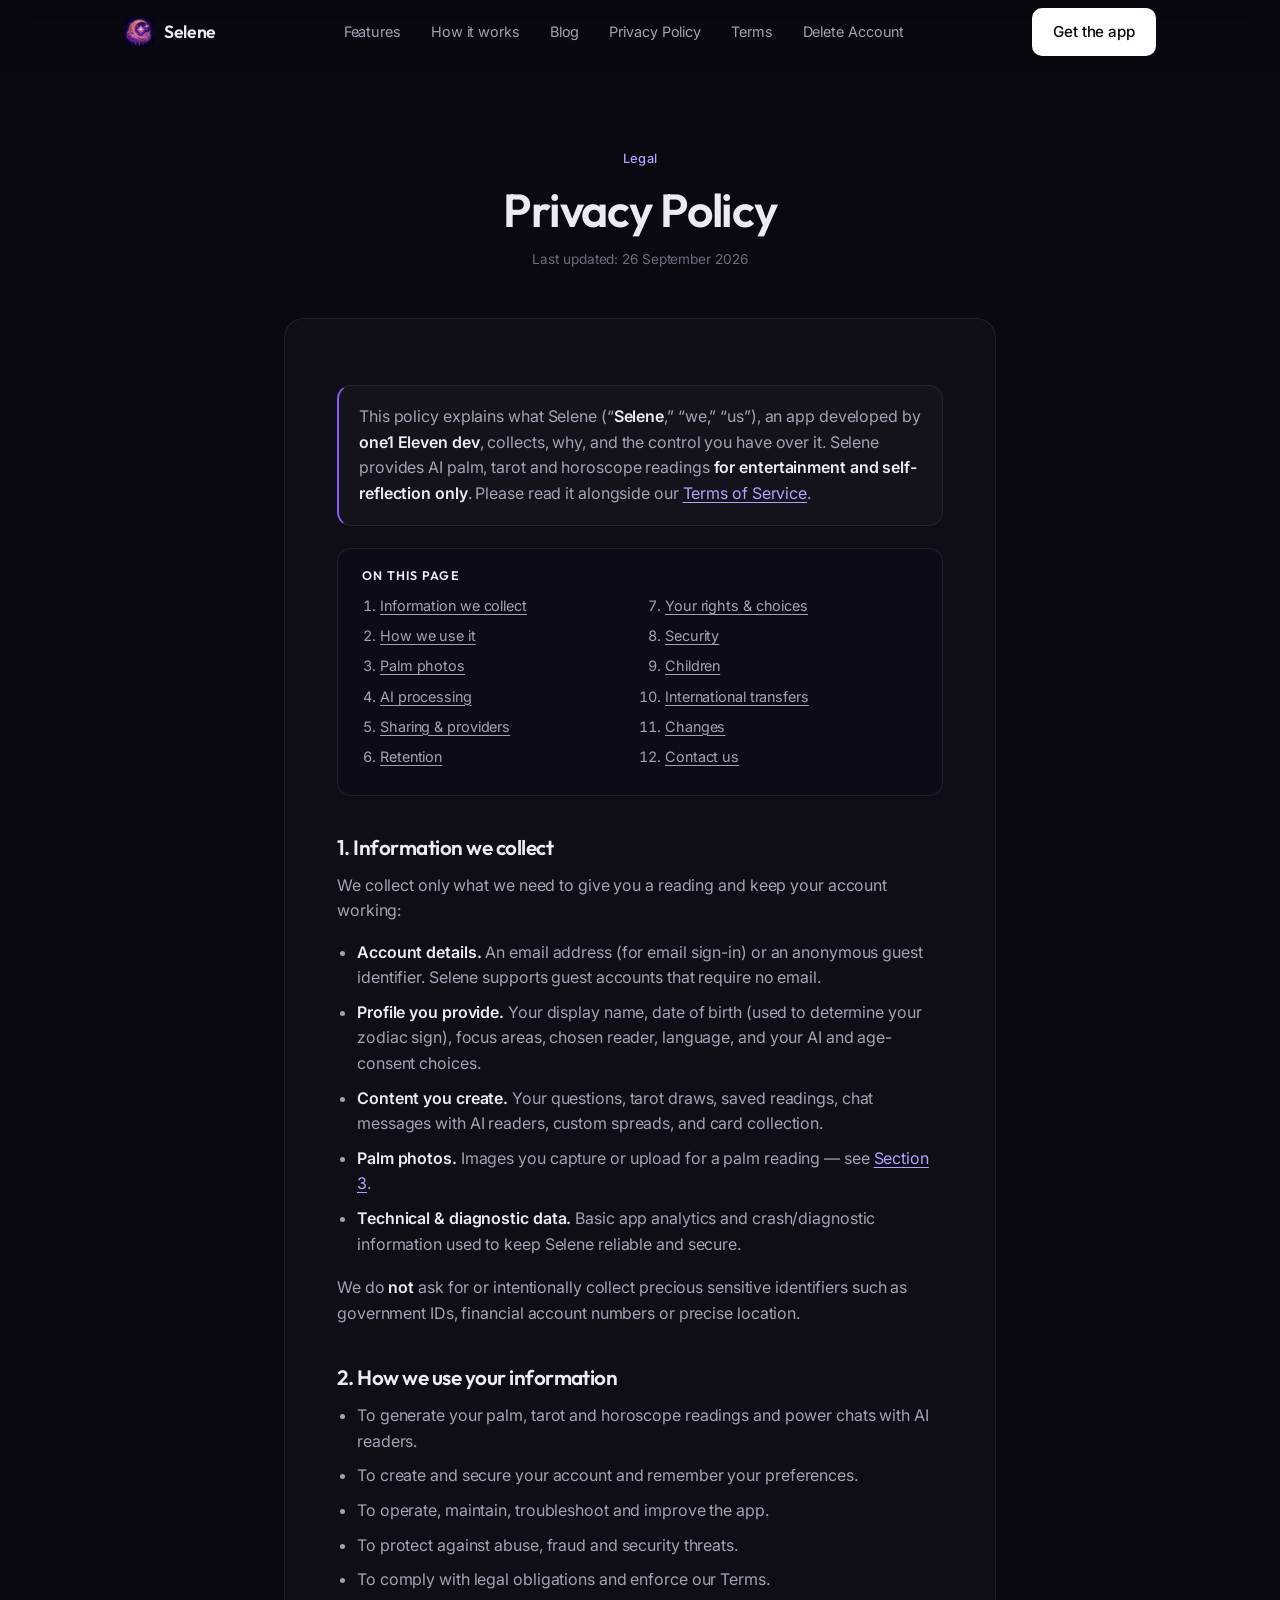
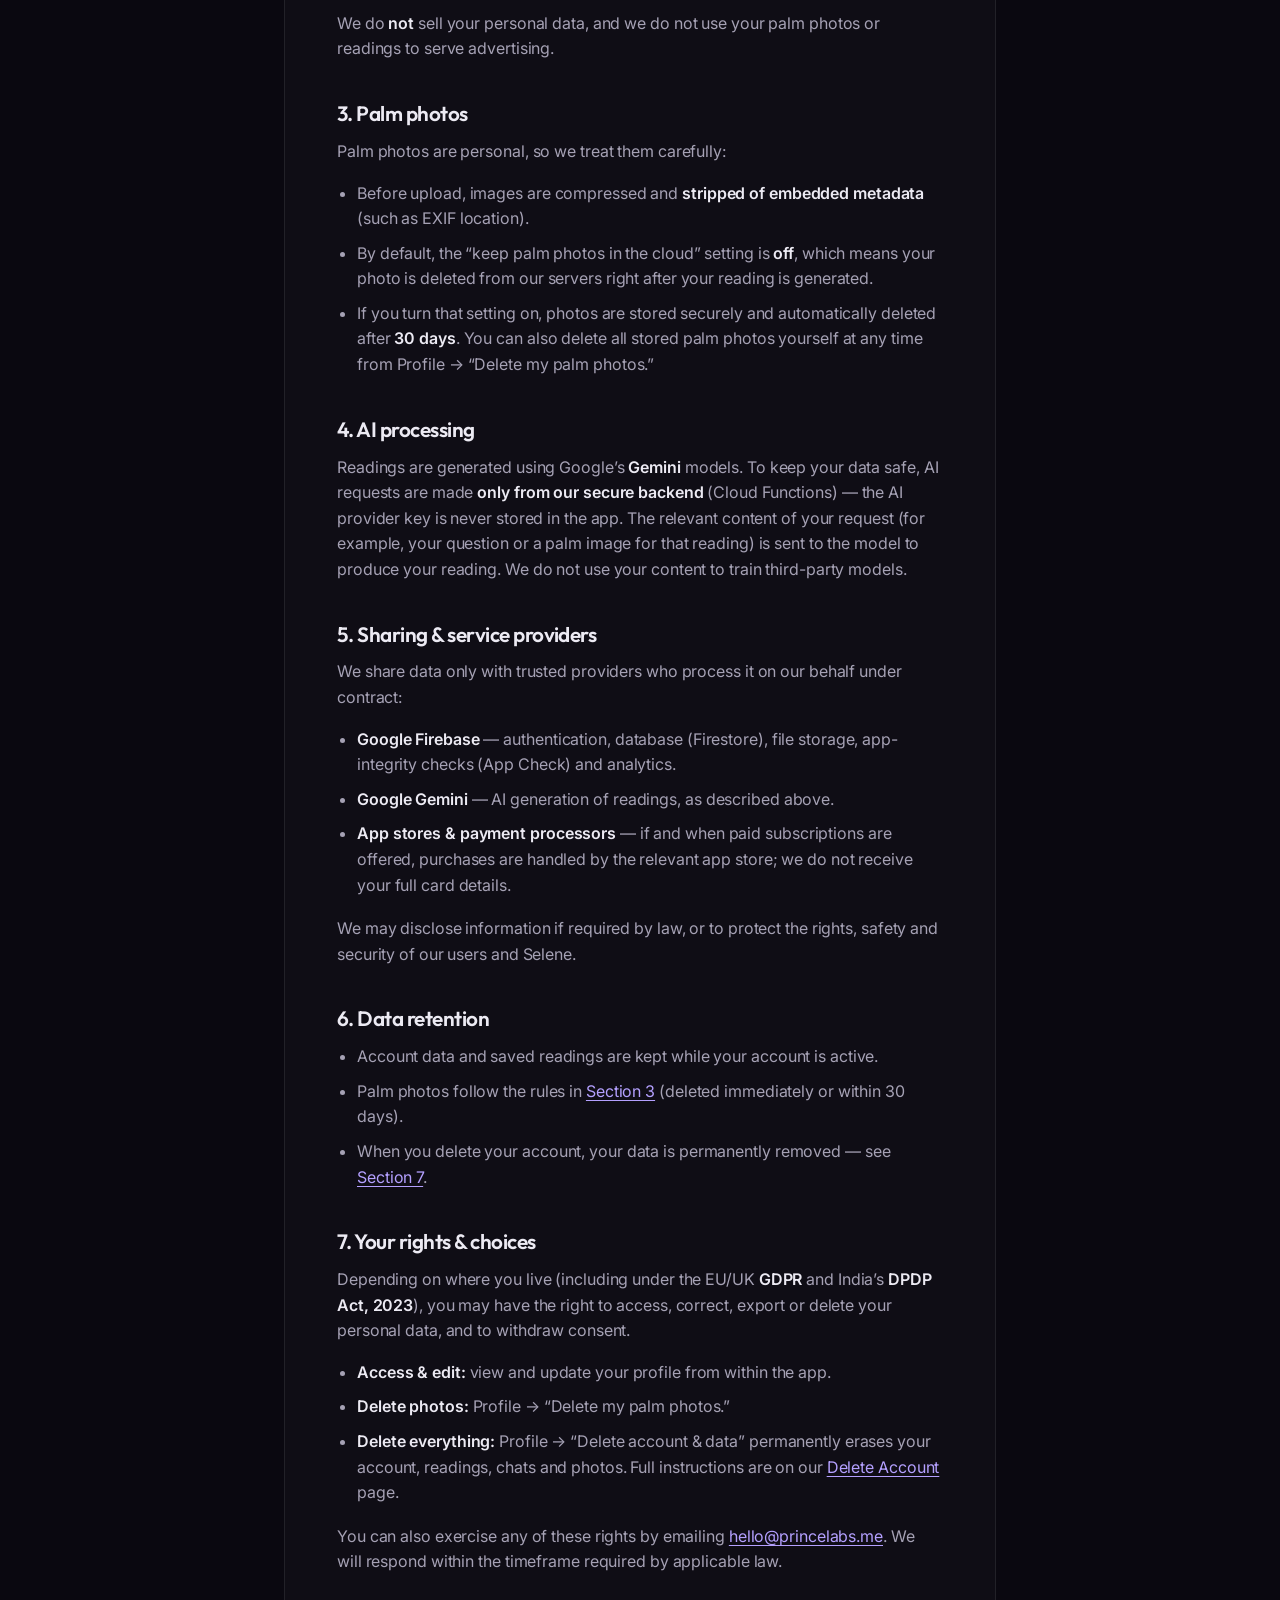
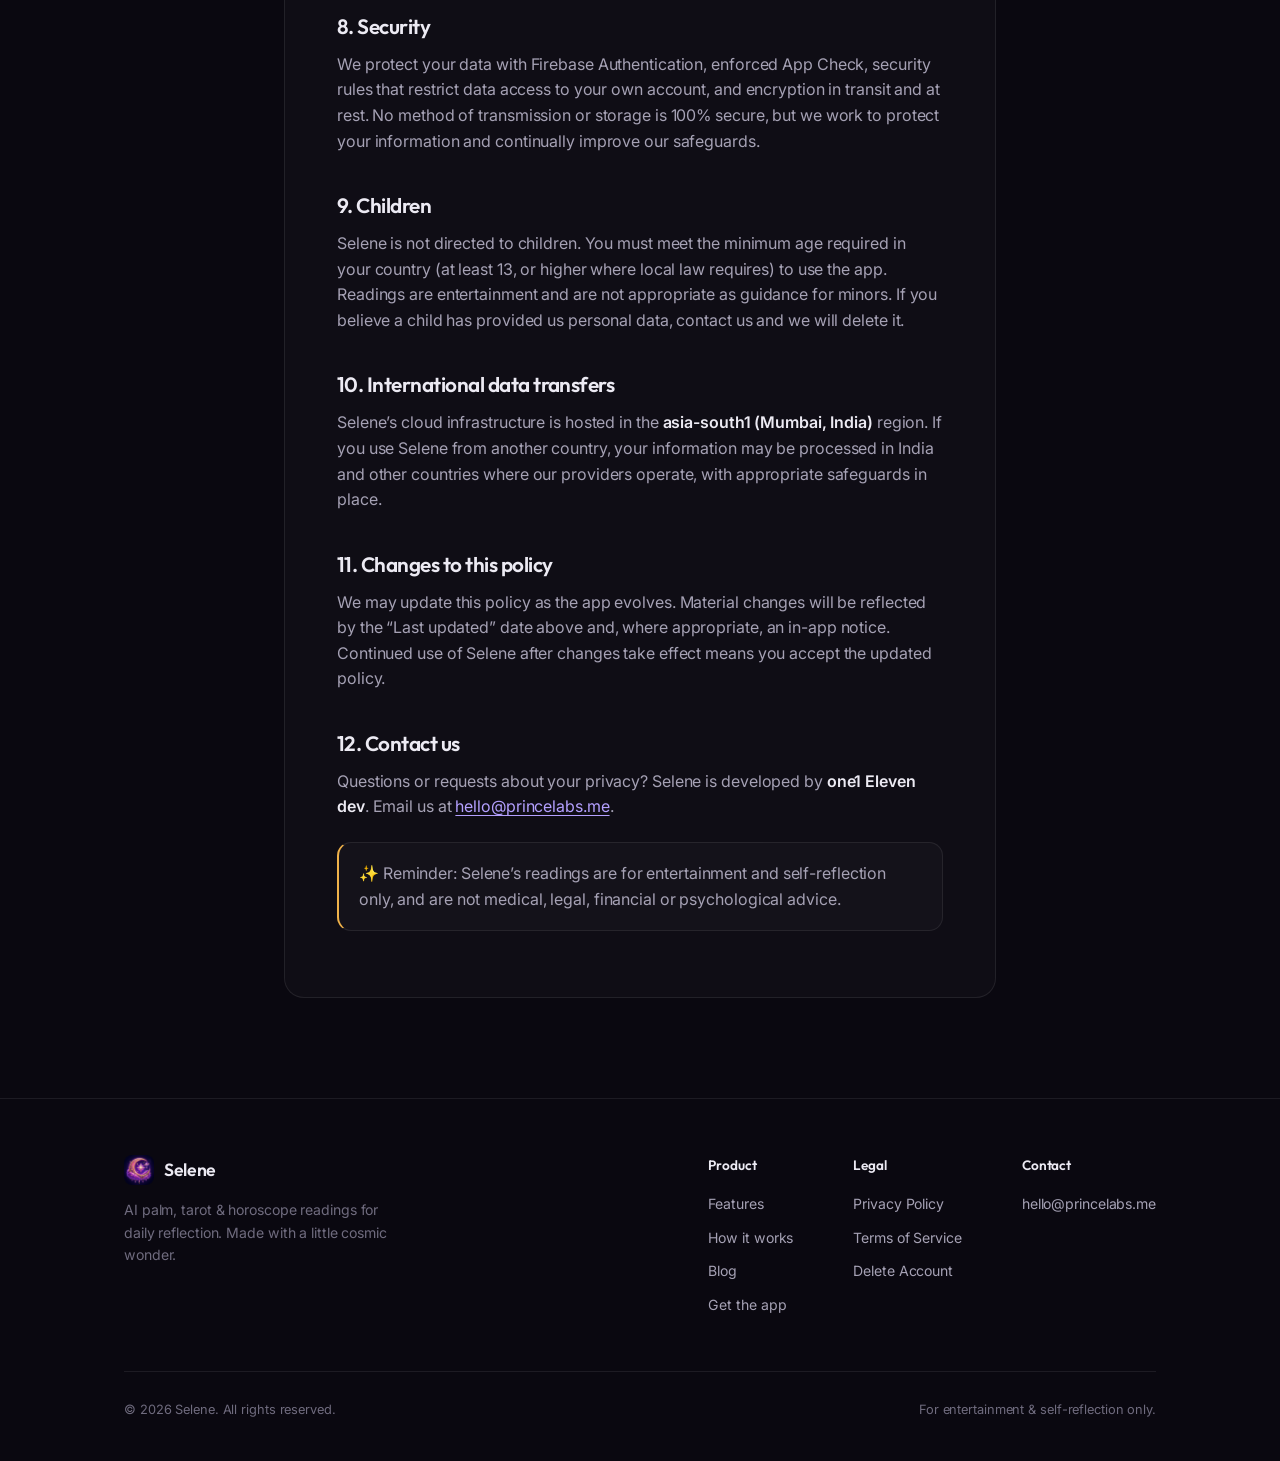
<file: privacy.html>
<!DOCTYPE html>
<html lang="en">
<head>
  <meta charset="UTF-8" />
  <meta name="viewport" content="width=device-width, initial-scale=1.0" />
  <title>Privacy Policy — Selene</title>
  <meta name="description" content="How Selene collects, uses, protects and deletes your data. Private by design and aligned with GDPR and India's DPDP Act." />
  <meta name="author" content="Selene" />
  <meta name="robots" content="index, follow, max-image-preview:large" />
  <meta name="theme-color" content="#0A0810" />
  <link rel="canonical" href="https://selene.princelabs.me/privacy" />
  <link rel="icon" type="image/webp" href="assets/app_icon.webp" />
  <link rel="apple-touch-icon" href="assets/app_icon.webp" />
  <link rel="manifest" href="/site.webmanifest" />

  <meta property="og:type" content="website" />
  <meta property="og:site_name" content="Selene" />
  <meta property="og:title" content="Privacy Policy — Selene" />
  <meta property="og:description" content="How Selene collects, uses, protects and deletes your data. Private by design and aligned with GDPR and India's DPDP Act." />
  <meta property="og:url" content="https://selene.princelabs.me/privacy" />
  <meta property="og:image" content="https://selene.princelabs.me/assets/hero_home.webp" />
  <meta name="twitter:card" content="summary_large_image" />
  <meta name="twitter:title" content="Privacy Policy — Selene" />
  <meta name="twitter:description" content="How Selene collects, uses, protects and deletes your data." />
  <meta name="twitter:image" content="https://selene.princelabs.me/assets/hero_home.webp" />
  <link rel="preconnect" href="https://fonts.googleapis.com" />
  <link rel="preconnect" href="https://fonts.gstatic.com" crossorigin />
  <link href="https://fonts.googleapis.com/css2?family=Inter:wght@400;500;600&family=Outfit:wght@500;600;700&display=swap" rel="stylesheet" />
  <link rel="stylesheet" href="styles.css" />

  <script type="application/ld+json">
  {
    "@context": "https://schema.org",
    "@graph": [
      {
        "@type": "WebPage",
        "@id": "https://selene.princelabs.me/privacy#webpage",
        "url": "https://selene.princelabs.me/privacy",
        "name": "Privacy Policy — Selene",
        "description": "How Selene collects, uses, protects and deletes your data.",
        "inLanguage": "en",
        "isPartOf": { "@id": "https://selene.princelabs.me/#website" },
        "publisher": {
          "@type": "Organization",
          "name": "Selene",
          "legalName": "one1 Eleven dev",
          "url": "https://selene.princelabs.me/",
          "logo": { "@type": "ImageObject", "url": "https://selene.princelabs.me/assets/app_icon.webp" }
        }
      },
      {
        "@type": "BreadcrumbList",
        "itemListElement": [
          { "@type": "ListItem", "position": 1, "name": "Home", "item": "https://selene.princelabs.me/" },
          { "@type": "ListItem", "position": 2, "name": "Privacy Policy", "item": "https://selene.princelabs.me/privacy" }
        ]
      }
    ]
  }
  </script>
</head>
<body>

  <!-- ===== Nav ===== -->
  <header class="nav">
    <div class="container nav-inner">
      <a class="brand" href="index.html">
        <img src="assets/app_icon.webp" alt="Selene app icon" />
        <span>Selene</span>
      </a>
      <nav class="nav-links" id="nav-links" aria-label="Primary">
        <a href="index.html#features">Features</a>
        <a href="index.html#how">How it works</a>
        <a href="blog/">Blog</a>
        <a href="privacy.html">Privacy Policy</a>
        <a href="terms.html">Terms</a>
        <a href="delete-account.html">Delete Account</a>
      </nav>
      <div class="nav-cta">
        <a class="btn btn-primary" href="index.html#get">Get the app</a>
        <button class="nav-toggle" aria-label="Toggle menu" aria-expanded="false" aria-controls="nav-links">&#9776;</button>
      </div>
    </div>
  </header>

  <main>
    <section class="page-hero">
      <div class="container">
        <p class="eyebrow">Legal</p>
        <h1 class="gradient-text">Privacy Policy</h1>
        <p class="updated">Last updated: 26 September 2026</p>
      </div>
    </section>

    <section class="legal">
      <div class="container legal-wrap">
        <div class="legal-card">

          <div class="callout">
            <p>This policy explains what Selene (&ldquo;<strong>Selene</strong>,&rdquo; &ldquo;we,&rdquo; &ldquo;us&rdquo;), an app developed by <strong>one1 Eleven dev</strong>, collects, why, and the control you have over it. Selene provides AI palm, tarot and horoscope readings <strong>for entertainment and self-reflection only</strong>. Please read it alongside our <a href="terms.html">Terms of Service</a>.</p>
          </div>

          <div class="toc">
            <h4>On this page</h4>
            <ol>
              <li><a href="#info">Information we collect</a></li>
              <li><a href="#use">How we use it</a></li>
              <li><a href="#photos">Palm photos</a></li>
              <li><a href="#ai">AI processing</a></li>
              <li><a href="#sharing">Sharing &amp; providers</a></li>
              <li><a href="#retention">Retention</a></li>
              <li><a href="#rights">Your rights &amp; choices</a></li>
              <li><a href="#security">Security</a></li>
              <li><a href="#children">Children</a></li>
              <li><a href="#intl">International transfers</a></li>
              <li><a href="#changes">Changes</a></li>
              <li><a href="#contact">Contact us</a></li>
            </ol>
          </div>

          <h2 id="info">1. Information we collect</h2>
          <p>We collect only what we need to give you a reading and keep your account working:</p>
          <ul>
            <li><strong>Account details.</strong> An email address (for email sign-in) or an anonymous guest identifier. Selene supports guest accounts that require no email.</li>
            <li><strong>Profile you provide.</strong> Your display name, date of birth (used to determine your zodiac sign), focus areas, chosen reader, language, and your AI and age-consent choices.</li>
            <li><strong>Content you create.</strong> Your questions, tarot draws, saved readings, chat messages with AI readers, custom spreads, and card collection.</li>
            <li><strong>Palm photos.</strong> Images you capture or upload for a palm reading &mdash; see <a href="#photos">Section 3</a>.</li>
            <li><strong>Technical &amp; diagnostic data.</strong> Basic app analytics and crash/diagnostic information used to keep Selene reliable and secure.</li>
          </ul>
          <p>We do <strong>not</strong> ask for or intentionally collect precious sensitive identifiers such as government IDs, financial account numbers or precise location.</p>

          <h2 id="use">2. How we use your information</h2>
          <ul>
            <li>To generate your palm, tarot and horoscope readings and power chats with AI readers.</li>
            <li>To create and secure your account and remember your preferences.</li>
            <li>To operate, maintain, troubleshoot and improve the app.</li>
            <li>To protect against abuse, fraud and security threats.</li>
            <li>To comply with legal obligations and enforce our Terms.</li>
          </ul>
          <p>We do <strong>not</strong> sell your personal data, and we do not use your palm photos or readings to serve advertising.</p>

          <h2 id="photos">3. Palm photos</h2>
          <p>Palm photos are personal, so we treat them carefully:</p>
          <ul>
            <li>Before upload, images are compressed and <strong>stripped of embedded metadata</strong> (such as EXIF location).</li>
            <li>By default, the &ldquo;keep palm photos in the cloud&rdquo; setting is <strong>off</strong>, which means your photo is deleted from our servers right after your reading is generated.</li>
            <li>If you turn that setting on, photos are stored securely and automatically deleted after <strong>30 days</strong>. You can also delete all stored palm photos yourself at any time from Profile &rarr; &ldquo;Delete my palm photos.&rdquo;</li>
          </ul>

          <h2 id="ai">4. AI processing</h2>
          <p>Readings are generated using Google&rsquo;s <strong>Gemini</strong> models. To keep your data safe, AI requests are made <strong>only from our secure backend</strong> (Cloud Functions) &mdash; the AI provider key is never stored in the app. The relevant content of your request (for example, your question or a palm image for that reading) is sent to the model to produce your reading. We do not use your content to train third-party models.</p>

          <h2 id="sharing">5. Sharing &amp; service providers</h2>
          <p>We share data only with trusted providers who process it on our behalf under contract:</p>
          <ul>
            <li><strong>Google Firebase</strong> &mdash; authentication, database (Firestore), file storage, app-integrity checks (App Check) and analytics.</li>
            <li><strong>Google Gemini</strong> &mdash; AI generation of readings, as described above.</li>
            <li><strong>App stores &amp; payment processors</strong> &mdash; if and when paid subscriptions are offered, purchases are handled by the relevant app store; we do not receive your full card details.</li>
          </ul>
          <p>We may disclose information if required by law, or to protect the rights, safety and security of our users and Selene.</p>

          <h2 id="retention">6. Data retention</h2>
          <ul>
            <li>Account data and saved readings are kept while your account is active.</li>
            <li>Palm photos follow the rules in <a href="#photos">Section 3</a> (deleted immediately or within 30 days).</li>
            <li>When you delete your account, your data is permanently removed &mdash; see <a href="#rights">Section 7</a>.</li>
          </ul>

          <h2 id="rights">7. Your rights &amp; choices</h2>
          <p>Depending on where you live (including under the EU/UK <strong>GDPR</strong> and India&rsquo;s <strong>DPDP Act, 2023</strong>), you may have the right to access, correct, export or delete your personal data, and to withdraw consent.</p>
          <ul>
            <li><strong>Access &amp; edit:</strong> view and update your profile from within the app.</li>
            <li><strong>Delete photos:</strong> Profile &rarr; &ldquo;Delete my palm photos.&rdquo;</li>
            <li><strong>Delete everything:</strong> Profile &rarr; &ldquo;Delete account &amp; data&rdquo; permanently erases your account, readings, chats and photos. Full instructions are on our <a href="delete-account.html">Delete Account</a> page.</li>
          </ul>
          <p>You can also exercise any of these rights by emailing <a href="mailto:hello@princelabs.me">hello@princelabs.me</a>. We will respond within the timeframe required by applicable law.</p>

          <h2 id="security">8. Security</h2>
          <p>We protect your data with Firebase Authentication, enforced App Check, security rules that restrict data access to your own account, and encryption in transit and at rest. No method of transmission or storage is 100% secure, but we work to protect your information and continually improve our safeguards.</p>

          <h2 id="children">9. Children</h2>
          <p>Selene is not directed to children. You must meet the minimum age required in your country (at least 13, or higher where local law requires) to use the app. Readings are entertainment and are not appropriate as guidance for minors. If you believe a child has provided us personal data, contact us and we will delete it.</p>

          <h2 id="intl">10. International data transfers</h2>
          <p>Selene&rsquo;s cloud infrastructure is hosted in the <strong>asia-south1 (Mumbai, India)</strong> region. If you use Selene from another country, your information may be processed in India and other countries where our providers operate, with appropriate safeguards in place.</p>

          <h2 id="changes">11. Changes to this policy</h2>
          <p>We may update this policy as the app evolves. Material changes will be reflected by the &ldquo;Last updated&rdquo; date above and, where appropriate, an in-app notice. Continued use of Selene after changes take effect means you accept the updated policy.</p>

          <h2 id="contact">12. Contact us</h2>
          <p>Questions or requests about your privacy? Selene is developed by <strong>one1 Eleven dev</strong>. Email us at <a href="mailto:hello@princelabs.me">hello@princelabs.me</a>.</p>

          <div class="callout gold">
            <p>&#10024; Reminder: Selene&rsquo;s readings are for entertainment and self-reflection only, and are not medical, legal, financial or psychological advice.</p>
          </div>

        </div>
      </div>
    </section>
  </main>

  <!-- ===== Footer ===== -->
  <footer class="footer">
    <div class="container">
      <div class="footer-grid">
        <div class="footer-brand">
          <a class="brand" href="index.html">
            <img src="assets/app_icon.webp" alt="Selene app icon" />
            <span>Selene</span>
          </a>
          <p>AI palm, tarot &amp; horoscope readings for daily reflection. Made with a little cosmic wonder.</p>
        </div>
        <div class="footer-cols">
          <div class="footer-col">
            <h5>Product</h5>
            <a href="index.html#features">Features</a>
            <a href="index.html#how">How it works</a>
            <a href="blog/">Blog</a>
            <a href="index.html#get">Get the app</a>
          </div>
          <div class="footer-col">
            <h5>Legal</h5>
            <a href="privacy.html">Privacy Policy</a>
            <a href="terms.html">Terms of Service</a>
            <a href="delete-account.html">Delete Account</a>
          </div>
          <div class="footer-col">
            <h5>Contact</h5>
            <a href="mailto:hello@princelabs.me">hello@princelabs.me</a>
          </div>
        </div>
      </div>
      <div class="footer-bottom">
        <span>&copy; <span id="year">2026</span> Selene. All rights reserved.</span>
        <span>For entertainment &amp; self-reflection only.</span>
      </div>
    </div>
  </footer>

  <script src="main.js"></script>
</body>
</html>
</file>
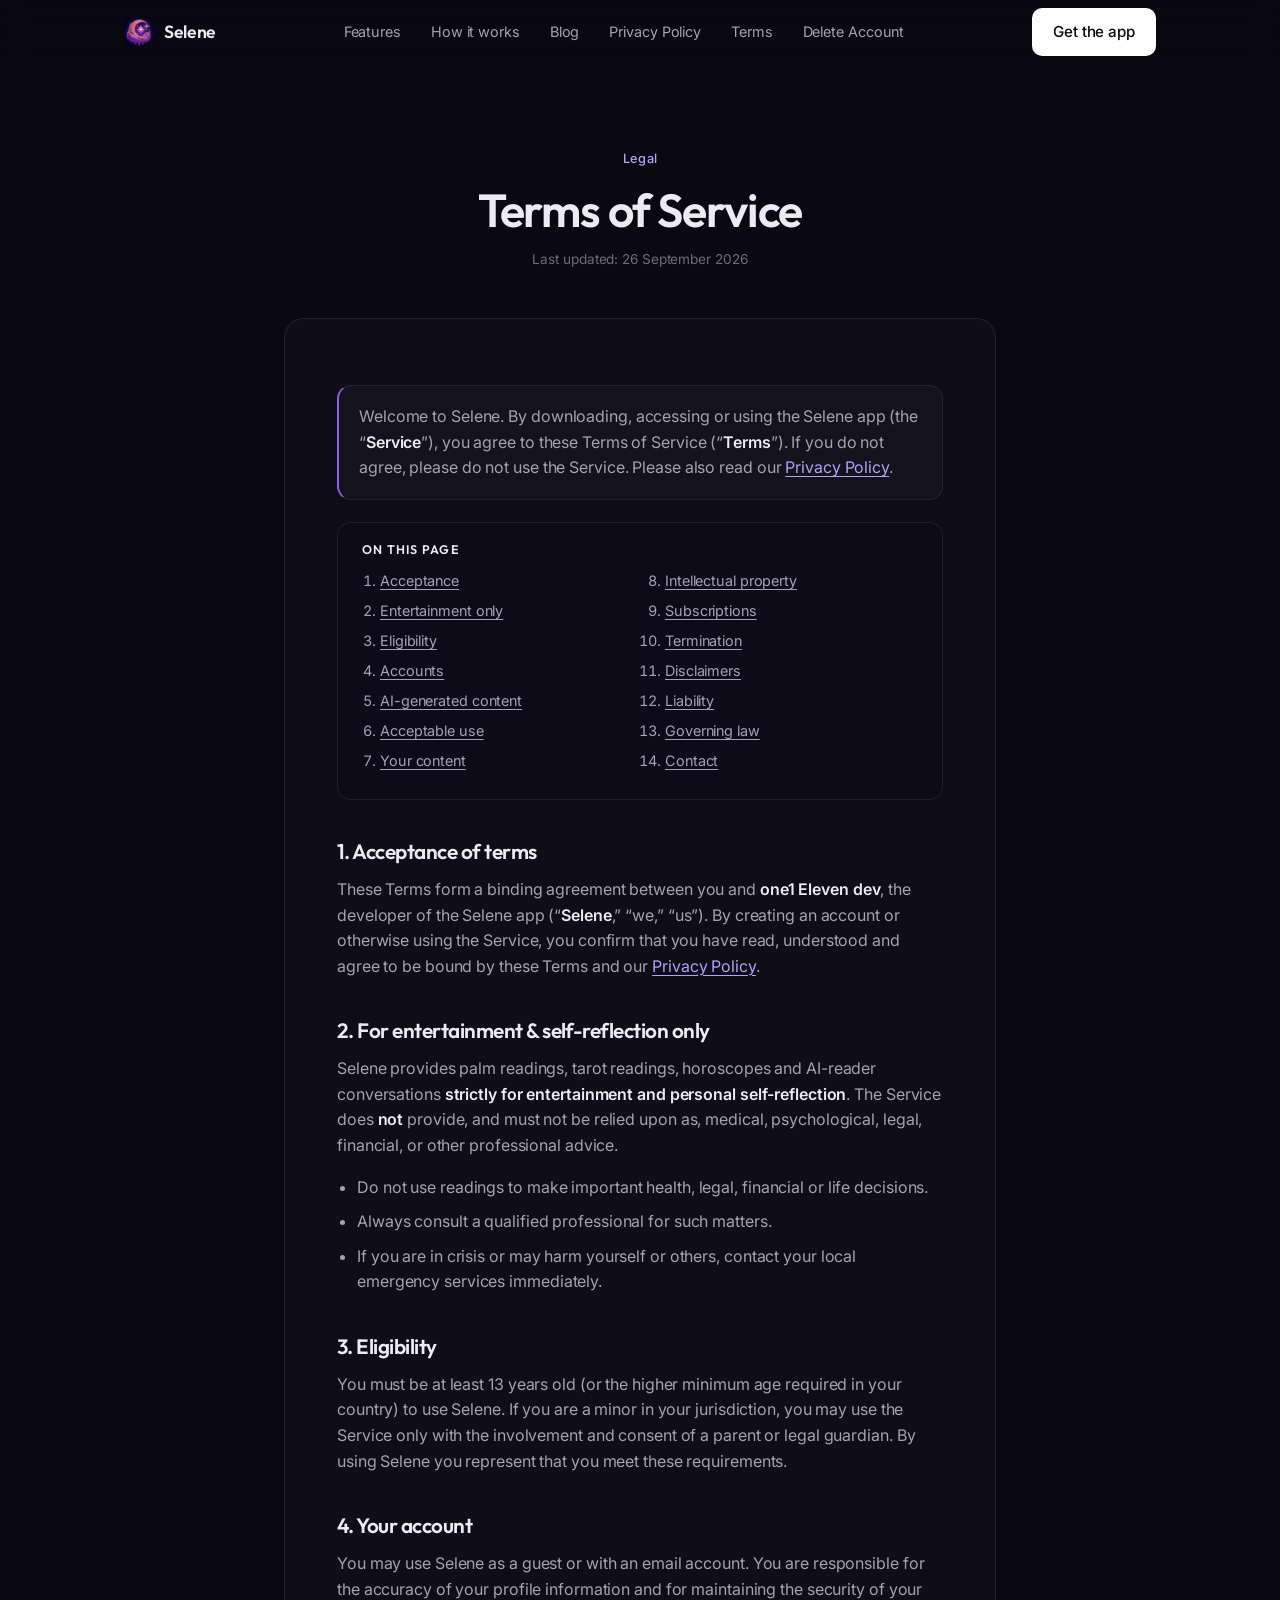
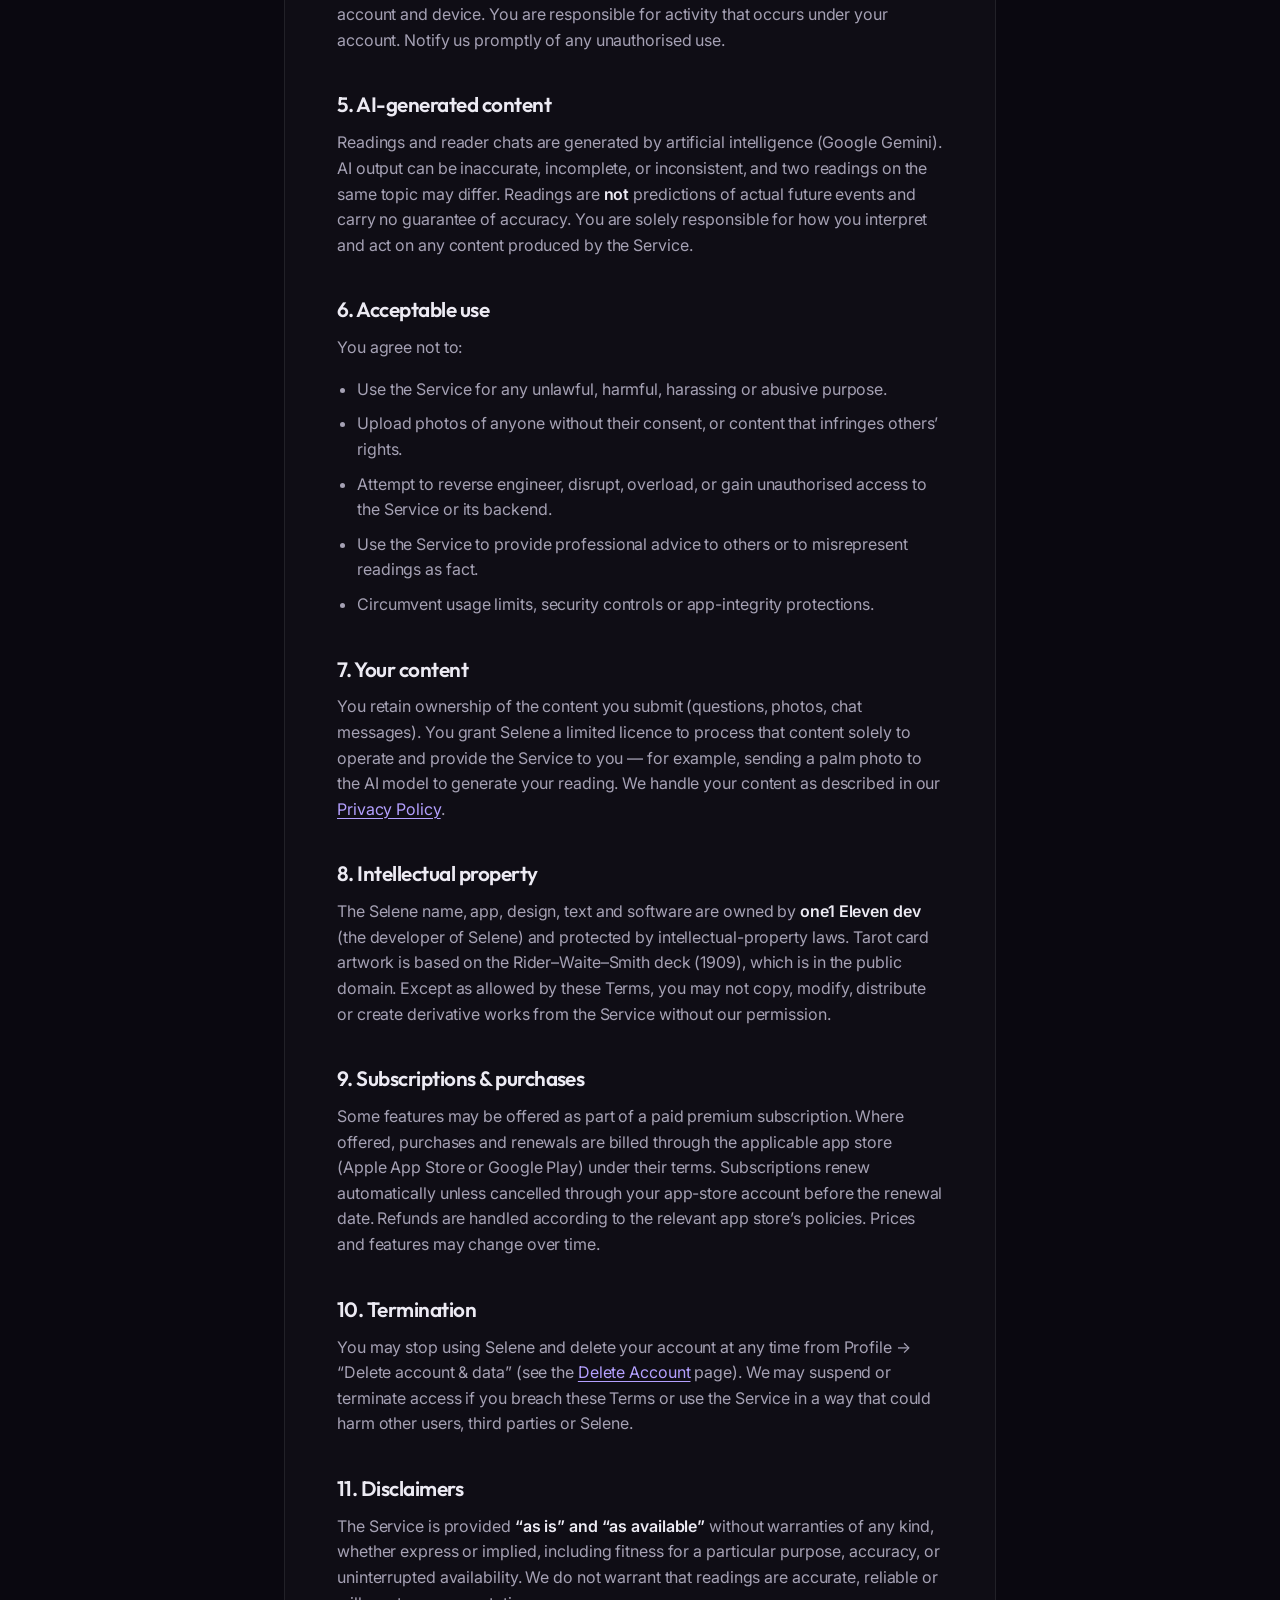
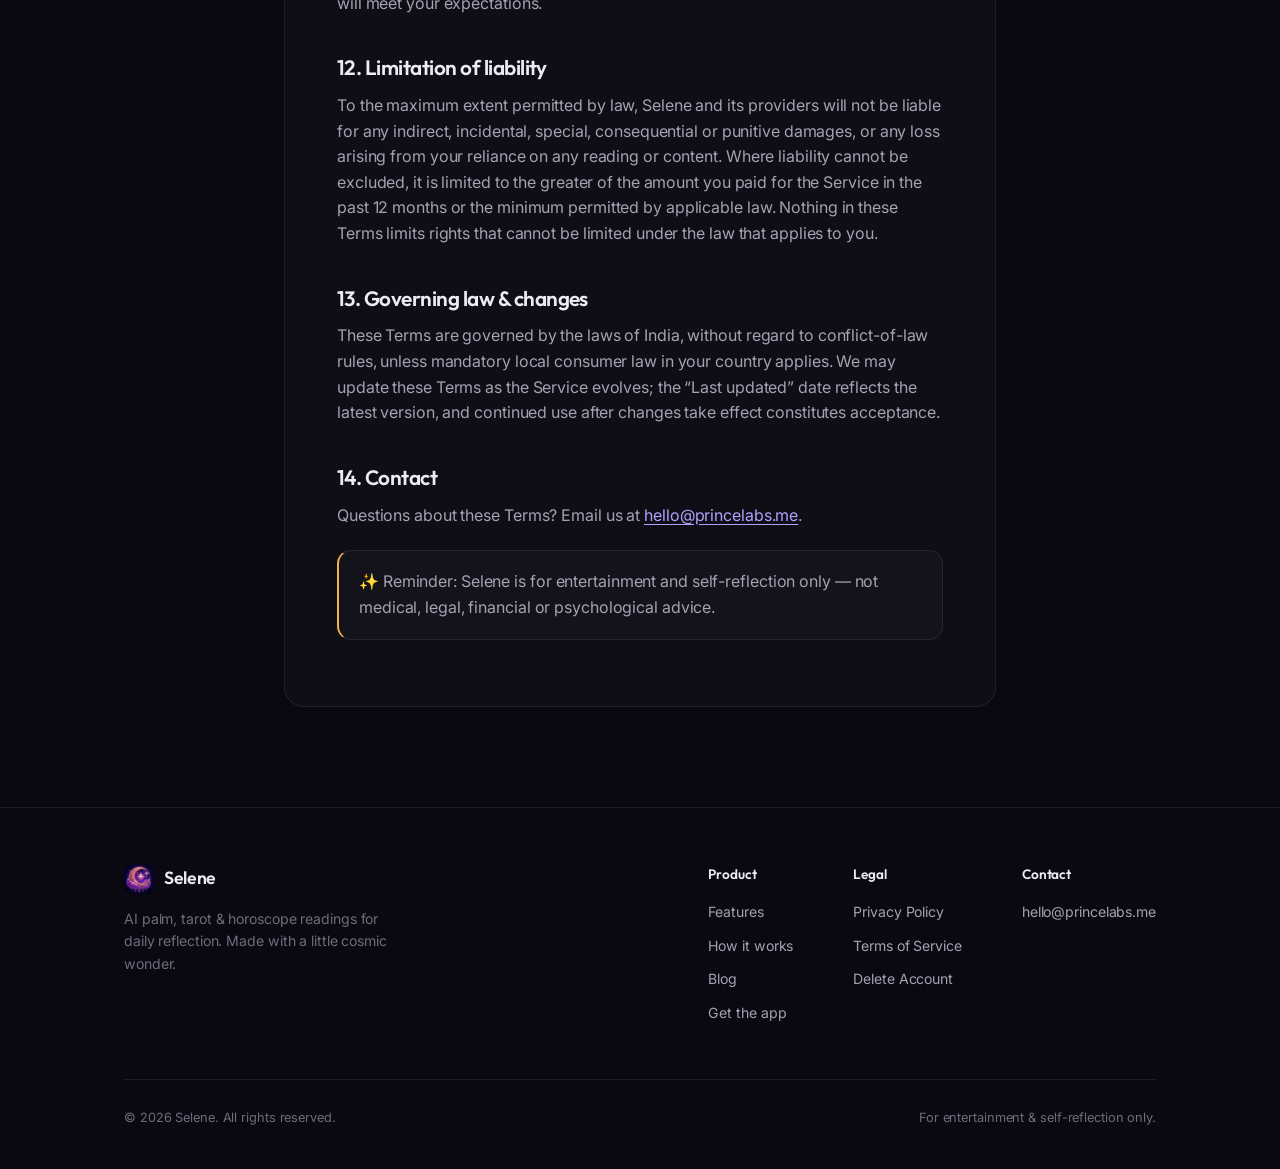
<file: terms.html>
<!DOCTYPE html>
<html lang="en">
<head>
  <meta charset="UTF-8" />
  <meta name="viewport" content="width=device-width, initial-scale=1.0" />
  <title>Terms of Service — Selene</title>
  <meta name="description" content="The terms that govern your use of Selene's AI palm, tarot and horoscope app. Entertainment and self-reflection only." />
  <meta name="author" content="Selene" />
  <meta name="robots" content="index, follow, max-image-preview:large" />
  <meta name="theme-color" content="#0A0810" />
  <link rel="canonical" href="https://selene.princelabs.me/terms" />
  <link rel="icon" type="image/webp" href="assets/app_icon.webp" />
  <link rel="apple-touch-icon" href="assets/app_icon.webp" />
  <link rel="manifest" href="/site.webmanifest" />

  <meta property="og:type" content="website" />
  <meta property="og:site_name" content="Selene" />
  <meta property="og:title" content="Terms of Service — Selene" />
  <meta property="og:description" content="The terms that govern your use of Selene's AI palm, tarot and horoscope app. Entertainment and self-reflection only." />
  <meta property="og:url" content="https://selene.princelabs.me/terms" />
  <meta property="og:image" content="https://selene.princelabs.me/assets/hero_home.webp" />
  <meta name="twitter:card" content="summary_large_image" />
  <meta name="twitter:title" content="Terms of Service — Selene" />
  <meta name="twitter:description" content="The terms that govern your use of Selene's AI palm, tarot and horoscope app." />
  <meta name="twitter:image" content="https://selene.princelabs.me/assets/hero_home.webp" />
  <link rel="preconnect" href="https://fonts.googleapis.com" />
  <link rel="preconnect" href="https://fonts.gstatic.com" crossorigin />
  <link href="https://fonts.googleapis.com/css2?family=Inter:wght@400;500;600&family=Outfit:wght@500;600;700&display=swap" rel="stylesheet" />
  <link rel="stylesheet" href="styles.css" />

  <script type="application/ld+json">
  {
    "@context": "https://schema.org",
    "@graph": [
      {
        "@type": "WebPage",
        "@id": "https://selene.princelabs.me/terms#webpage",
        "url": "https://selene.princelabs.me/terms",
        "name": "Terms of Service — Selene",
        "description": "The terms that govern your use of Selene's AI palm, tarot and horoscope app.",
        "inLanguage": "en",
        "isPartOf": { "@id": "https://selene.princelabs.me/#website" },
        "publisher": {
          "@type": "Organization",
          "name": "Selene",
          "legalName": "one1 Eleven dev",
          "url": "https://selene.princelabs.me/",
          "logo": { "@type": "ImageObject", "url": "https://selene.princelabs.me/assets/app_icon.webp" }
        }
      },
      {
        "@type": "BreadcrumbList",
        "itemListElement": [
          { "@type": "ListItem", "position": 1, "name": "Home", "item": "https://selene.princelabs.me/" },
          { "@type": "ListItem", "position": 2, "name": "Terms of Service", "item": "https://selene.princelabs.me/terms" }
        ]
      }
    ]
  }
  </script>
</head>
<body>

  <!-- ===== Nav ===== -->
  <header class="nav">
    <div class="container nav-inner">
      <a class="brand" href="index.html">
        <img src="assets/app_icon.webp" alt="Selene app icon" />
        <span>Selene</span>
      </a>
      <nav class="nav-links" id="nav-links" aria-label="Primary">
        <a href="index.html#features">Features</a>
        <a href="index.html#how">How it works</a>
        <a href="blog/">Blog</a>
        <a href="privacy.html">Privacy Policy</a>
        <a href="terms.html">Terms</a>
        <a href="delete-account.html">Delete Account</a>
      </nav>
      <div class="nav-cta">
        <a class="btn btn-primary" href="index.html#get">Get the app</a>
        <button class="nav-toggle" aria-label="Toggle menu" aria-expanded="false" aria-controls="nav-links">&#9776;</button>
      </div>
    </div>
  </header>

  <main>
    <section class="page-hero">
      <div class="container">
        <p class="eyebrow">Legal</p>
        <h1 class="gradient-text">Terms of Service</h1>
        <p class="updated">Last updated: 26 September 2026</p>
      </div>
    </section>

    <section class="legal">
      <div class="container legal-wrap">
        <div class="legal-card">

          <div class="callout">
            <p>Welcome to Selene. By downloading, accessing or using the Selene app (the &ldquo;<strong>Service</strong>&rdquo;), you agree to these Terms of Service (&ldquo;<strong>Terms</strong>&rdquo;). If you do not agree, please do not use the Service. Please also read our <a href="privacy.html">Privacy Policy</a>.</p>
          </div>

          <div class="toc">
            <h4>On this page</h4>
            <ol>
              <li><a href="#accept">Acceptance</a></li>
              <li><a href="#entertainment">Entertainment only</a></li>
              <li><a href="#eligibility">Eligibility</a></li>
              <li><a href="#accounts">Accounts</a></li>
              <li><a href="#ai">AI-generated content</a></li>
              <li><a href="#conduct">Acceptable use</a></li>
              <li><a href="#content">Your content</a></li>
              <li><a href="#ip">Intellectual property</a></li>
              <li><a href="#purchases">Subscriptions</a></li>
              <li><a href="#termination">Termination</a></li>
              <li><a href="#disclaimer">Disclaimers</a></li>
              <li><a href="#liability">Liability</a></li>
              <li><a href="#law">Governing law</a></li>
              <li><a href="#contact">Contact</a></li>
            </ol>
          </div>

          <h2 id="accept">1. Acceptance of terms</h2>
          <p>These Terms form a binding agreement between you and <strong>one1 Eleven dev</strong>, the developer of the Selene app (&ldquo;<strong>Selene</strong>,&rdquo; &ldquo;we,&rdquo; &ldquo;us&rdquo;). By creating an account or otherwise using the Service, you confirm that you have read, understood and agree to be bound by these Terms and our <a href="privacy.html">Privacy Policy</a>.</p>

          <h2 id="entertainment">2. For entertainment &amp; self-reflection only</h2>
          <p>Selene provides palm readings, tarot readings, horoscopes and AI-reader conversations <strong>strictly for entertainment and personal self-reflection</strong>. The Service does <strong>not</strong> provide, and must not be relied upon as, medical, psychological, legal, financial, or other professional advice.</p>
          <ul>
            <li>Do not use readings to make important health, legal, financial or life decisions.</li>
            <li>Always consult a qualified professional for such matters.</li>
            <li>If you are in crisis or may harm yourself or others, contact your local emergency services immediately.</li>
          </ul>

          <h2 id="eligibility">3. Eligibility</h2>
          <p>You must be at least 13 years old (or the higher minimum age required in your country) to use Selene. If you are a minor in your jurisdiction, you may use the Service only with the involvement and consent of a parent or legal guardian. By using Selene you represent that you meet these requirements.</p>

          <h2 id="accounts">4. Your account</h2>
          <p>You may use Selene as a guest or with an email account. You are responsible for the accuracy of your profile information and for maintaining the security of your account and device. You are responsible for activity that occurs under your account. Notify us promptly of any unauthorised use.</p>

          <h2 id="ai">5. AI-generated content</h2>
          <p>Readings and reader chats are generated by artificial intelligence (Google Gemini). AI output can be inaccurate, incomplete, or inconsistent, and two readings on the same topic may differ. Readings are <strong>not</strong> predictions of actual future events and carry no guarantee of accuracy. You are solely responsible for how you interpret and act on any content produced by the Service.</p>

          <h2 id="conduct">6. Acceptable use</h2>
          <p>You agree not to:</p>
          <ul>
            <li>Use the Service for any unlawful, harmful, harassing or abusive purpose.</li>
            <li>Upload photos of anyone without their consent, or content that infringes others&rsquo; rights.</li>
            <li>Attempt to reverse engineer, disrupt, overload, or gain unauthorised access to the Service or its backend.</li>
            <li>Use the Service to provide professional advice to others or to misrepresent readings as fact.</li>
            <li>Circumvent usage limits, security controls or app-integrity protections.</li>
          </ul>

          <h2 id="content">7. Your content</h2>
          <p>You retain ownership of the content you submit (questions, photos, chat messages). You grant Selene a limited licence to process that content solely to operate and provide the Service to you &mdash; for example, sending a palm photo to the AI model to generate your reading. We handle your content as described in our <a href="privacy.html">Privacy Policy</a>.</p>

          <h2 id="ip">8. Intellectual property</h2>
          <p>The Selene name, app, design, text and software are owned by <strong>one1 Eleven dev</strong> (the developer of Selene) and protected by intellectual-property laws. Tarot card artwork is based on the Rider&ndash;Waite&ndash;Smith deck (1909), which is in the public domain. Except as allowed by these Terms, you may not copy, modify, distribute or create derivative works from the Service without our permission.</p>

          <h2 id="purchases">9. Subscriptions &amp; purchases</h2>
          <p>Some features may be offered as part of a paid premium subscription. Where offered, purchases and renewals are billed through the applicable app store (Apple App Store or Google Play) under their terms. Subscriptions renew automatically unless cancelled through your app-store account before the renewal date. Refunds are handled according to the relevant app store&rsquo;s policies. Prices and features may change over time.</p>

          <h2 id="termination">10. Termination</h2>
          <p>You may stop using Selene and delete your account at any time from Profile &rarr; &ldquo;Delete account &amp; data&rdquo; (see the <a href="delete-account.html">Delete Account</a> page). We may suspend or terminate access if you breach these Terms or use the Service in a way that could harm other users, third parties or Selene.</p>

          <h2 id="disclaimer">11. Disclaimers</h2>
          <p>The Service is provided <strong>&ldquo;as is&rdquo; and &ldquo;as available&rdquo;</strong> without warranties of any kind, whether express or implied, including fitness for a particular purpose, accuracy, or uninterrupted availability. We do not warrant that readings are accurate, reliable or will meet your expectations.</p>

          <h2 id="liability">12. Limitation of liability</h2>
          <p>To the maximum extent permitted by law, Selene and its providers will not be liable for any indirect, incidental, special, consequential or punitive damages, or any loss arising from your reliance on any reading or content. Where liability cannot be excluded, it is limited to the greater of the amount you paid for the Service in the past 12 months or the minimum permitted by applicable law. Nothing in these Terms limits rights that cannot be limited under the law that applies to you.</p>

          <h2 id="law">13. Governing law &amp; changes</h2>
          <p>These Terms are governed by the laws of India, without regard to conflict-of-law rules, unless mandatory local consumer law in your country applies. We may update these Terms as the Service evolves; the &ldquo;Last updated&rdquo; date reflects the latest version, and continued use after changes take effect constitutes acceptance.</p>

          <h2 id="contact">14. Contact</h2>
          <p>Questions about these Terms? Email us at <a href="mailto:hello@princelabs.me">hello@princelabs.me</a>.</p>

          <div class="callout gold">
            <p>&#10024; Reminder: Selene is for entertainment and self-reflection only &mdash; not medical, legal, financial or psychological advice.</p>
          </div>

        </div>
      </div>
    </section>
  </main>

  <!-- ===== Footer ===== -->
  <footer class="footer">
    <div class="container">
      <div class="footer-grid">
        <div class="footer-brand">
          <a class="brand" href="index.html">
            <img src="assets/app_icon.webp" alt="Selene app icon" />
            <span>Selene</span>
          </a>
          <p>AI palm, tarot &amp; horoscope readings for daily reflection. Made with a little cosmic wonder.</p>
        </div>
        <div class="footer-cols">
          <div class="footer-col">
            <h5>Product</h5>
            <a href="index.html#features">Features</a>
            <a href="index.html#how">How it works</a>
            <a href="blog/">Blog</a>
            <a href="index.html#get">Get the app</a>
          </div>
          <div class="footer-col">
            <h5>Legal</h5>
            <a href="privacy.html">Privacy Policy</a>
            <a href="terms.html">Terms of Service</a>
            <a href="delete-account.html">Delete Account</a>
          </div>
          <div class="footer-col">
            <h5>Contact</h5>
            <a href="mailto:hello@princelabs.me">hello@princelabs.me</a>
          </div>
        </div>
      </div>
      <div class="footer-bottom">
        <span>&copy; <span id="year">2026</span> Selene. All rights reserved.</span>
        <span>For entertainment &amp; self-reflection only.</span>
      </div>
    </div>
  </footer>

  <script src="main.js"></script>
</body>
</html>
</file>
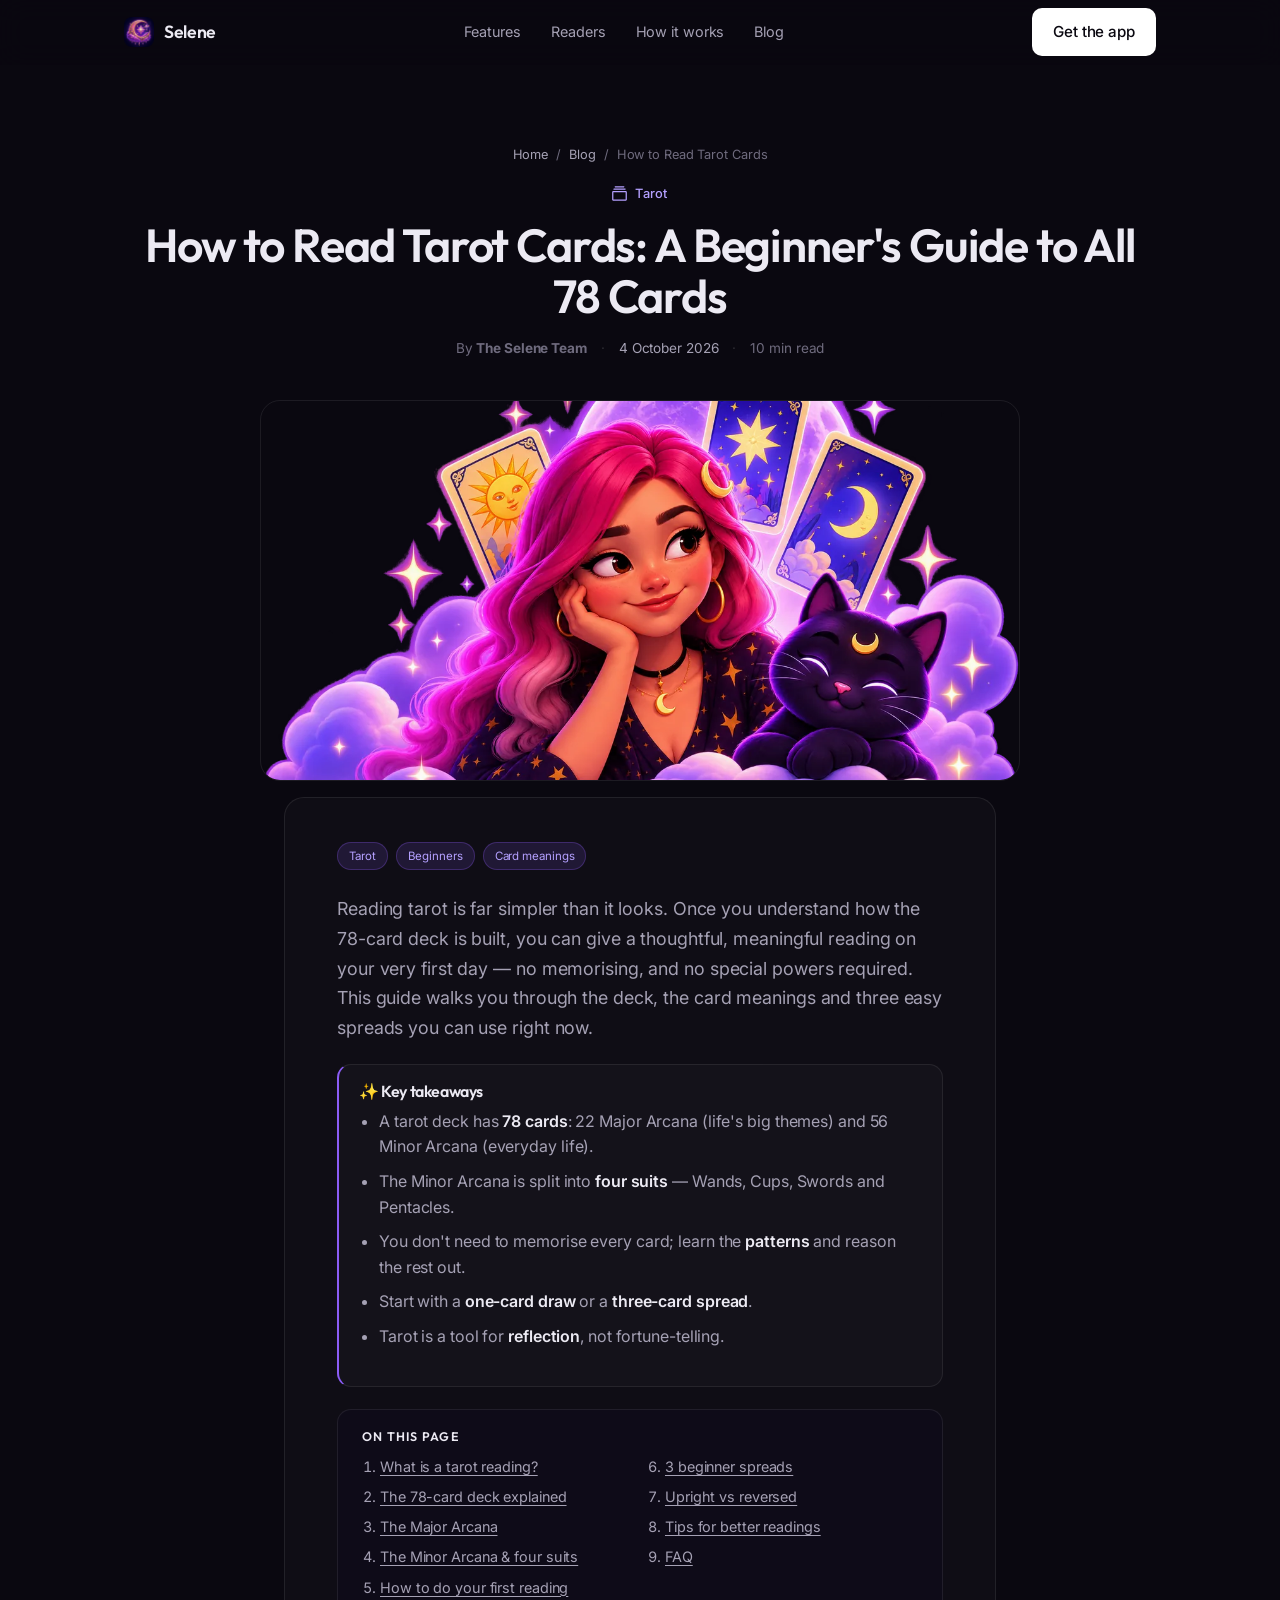
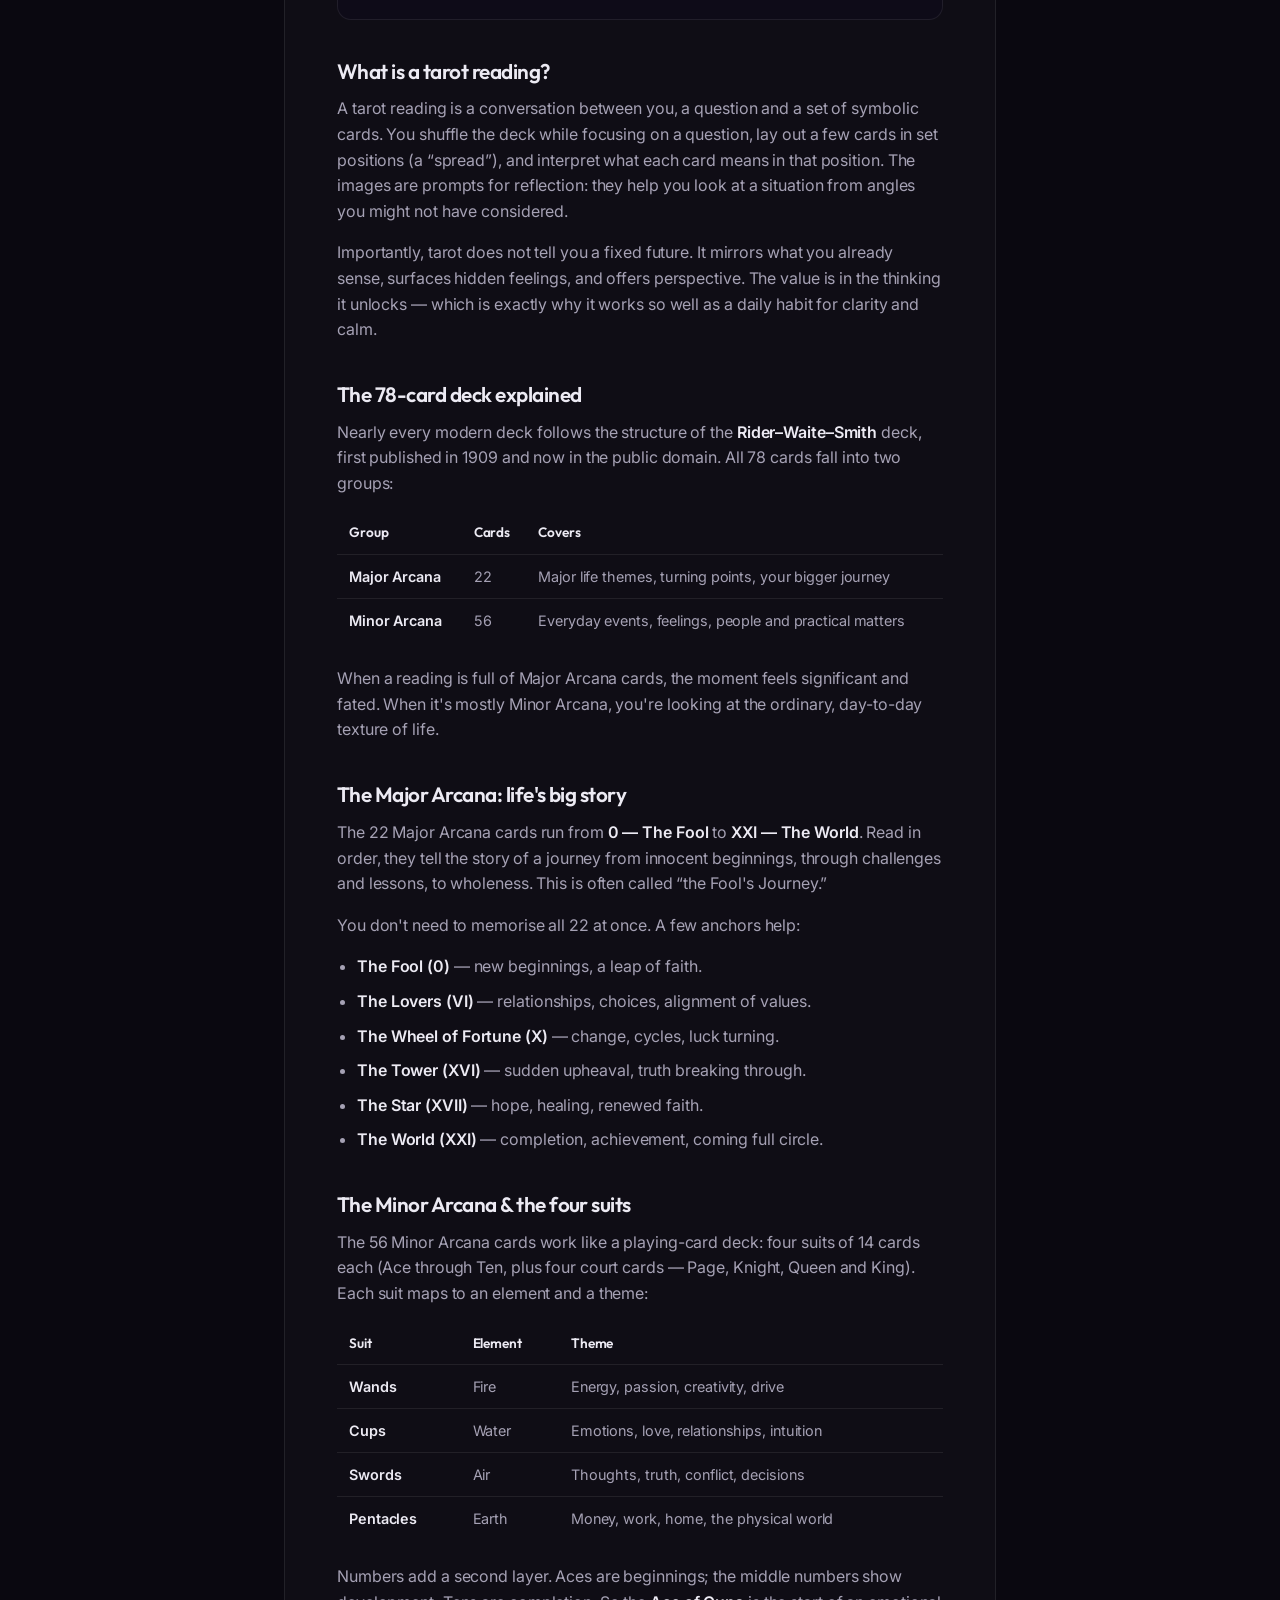
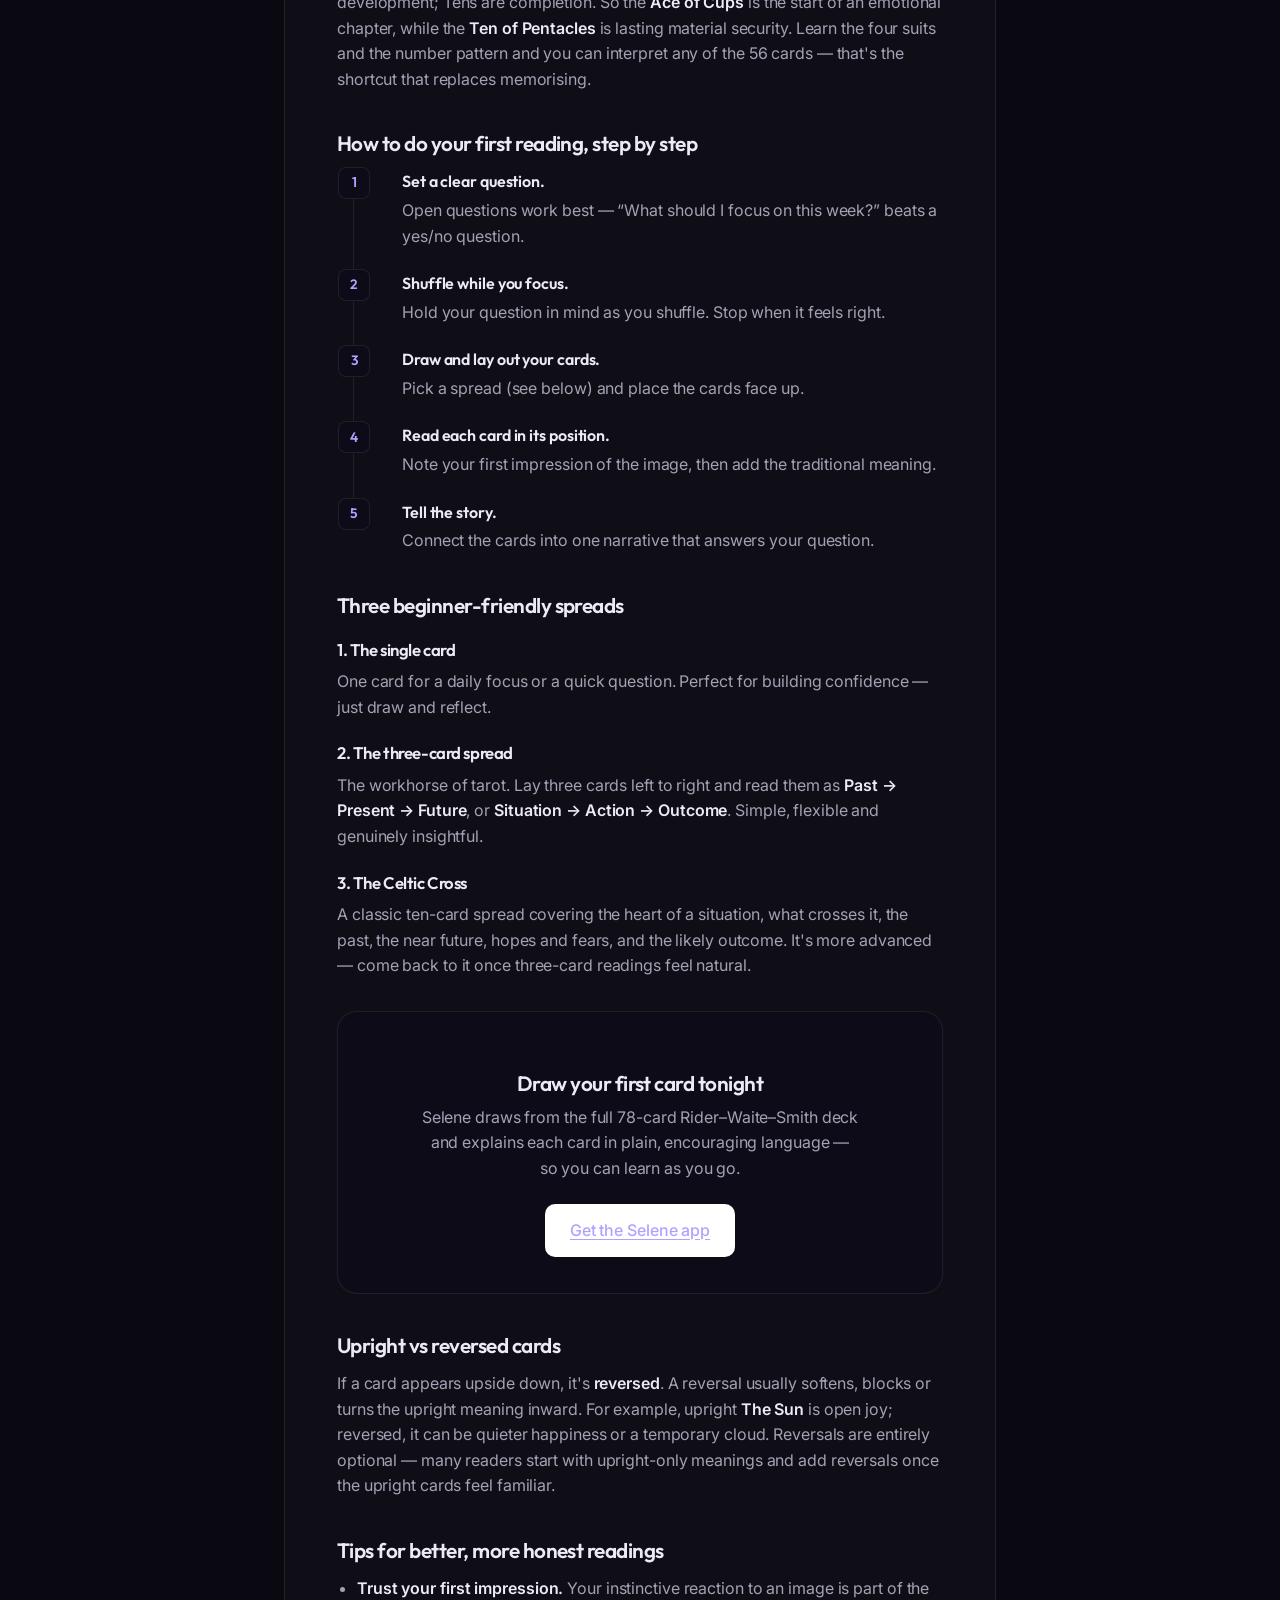
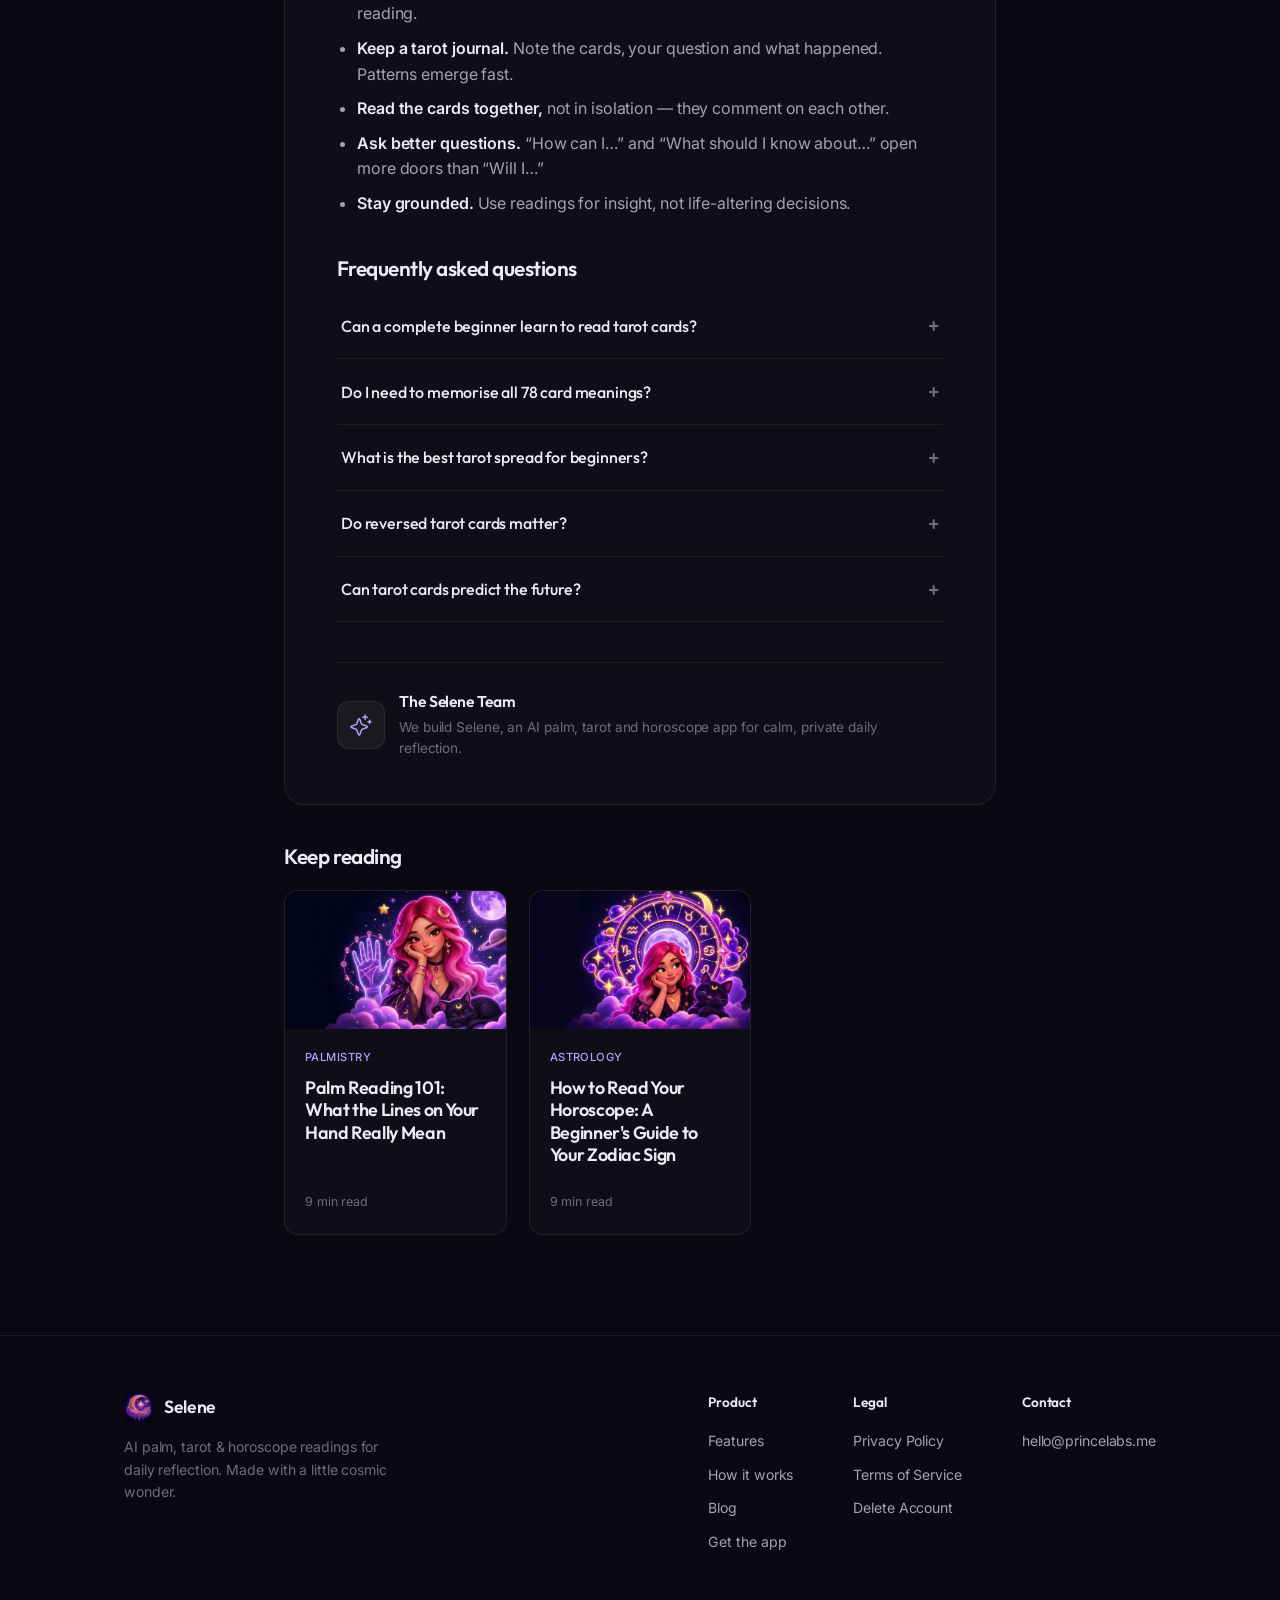
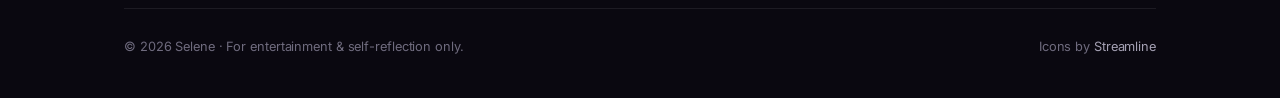
<file: blog/how-to-read-tarot-cards.html>
<!DOCTYPE html>
<html lang="en">
<head>
  <meta charset="UTF-8" />
  <meta name="viewport" content="width=device-width, initial-scale=1.0" />
  <title>How to Read Tarot Cards: A Beginner's Guide to All 78 Cards — Selene</title>
  <meta name="description" content="Learn how to read tarot cards step by step. Understand the 78-card deck, the Major and Minor Arcana, three beginner spreads, and reversed meanings — no memorising required." />
  <meta name="author" content="The Selene Team" />
  <meta name="robots" content="index, follow, max-image-preview:large, max-snippet:-1" />
  <meta name="theme-color" content="#0A0810" />
  <link rel="canonical" href="https://selene.princelabs.me/blog/how-to-read-tarot-cards" />
  <link rel="icon" type="image/webp" href="../assets/app_icon.webp" />
  <link rel="apple-touch-icon" href="../assets/app_icon.webp" />
  <link rel="manifest" href="/site.webmanifest" />

  <meta property="og:type" content="article" />
  <meta property="og:site_name" content="Selene" />
  <meta property="og:title" content="How to Read Tarot Cards: A Beginner's Guide to All 78 Cards" />
  <meta property="og:description" content="A clear, beginner-friendly guide to reading tarot: the 78-card deck, Major and Minor Arcana, three simple spreads and reversed meanings." />
  <meta property="og:url" content="https://selene.princelabs.me/blog/how-to-read-tarot-cards" />
  <meta property="og:image" content="https://selene.princelabs.me/assets/hero_tarot.webp" />
  <meta property="article:published_time" content="2026-10-04T09:00:00+05:30" />
  <meta property="article:modified_time" content="2026-10-04T09:00:00+05:30" />
  <meta property="article:author" content="The Selene Team" />
  <meta property="article:section" content="Tarot" />
  <meta property="article:tag" content="tarot" />
  <meta name="twitter:card" content="summary_large_image" />
  <meta name="twitter:title" content="How to Read Tarot Cards: A Beginner's Guide to All 78 Cards" />
  <meta name="twitter:description" content="The 78-card deck, Major and Minor Arcana, three simple spreads and reversed meanings — explained for beginners." />
  <meta name="twitter:image" content="https://selene.princelabs.me/assets/hero_tarot.webp" />

  <link rel="preconnect" href="https://fonts.googleapis.com" />
  <link rel="preconnect" href="https://fonts.gstatic.com" crossorigin />
  <link href="https://fonts.googleapis.com/css2?family=Inter:wght@400;500;600&family=Outfit:wght@500;600;700&display=swap" rel="stylesheet" />
  <link rel="stylesheet" href="../styles.css" />

  <script type="application/ld+json">
  {
    "@context": "https://schema.org",
    "@graph": [
      {
        "@type": "BlogPosting",
        "@id": "https://selene.princelabs.me/blog/how-to-read-tarot-cards#article",
        "headline": "How to Read Tarot Cards: A Beginner's Guide to All 78 Cards",
        "description": "A clear, beginner-friendly guide to reading tarot: the 78-card deck, the Major and Minor Arcana, three simple spreads and reversed meanings.",
        "image": "https://selene.princelabs.me/assets/hero_tarot.webp",
        "inLanguage": "en",
        "datePublished": "2026-10-04T09:00:00+05:30",
        "dateModified": "2026-10-04T09:00:00+05:30",
        "wordCount": 1850,
        "articleSection": "Tarot",
        "keywords": "how to read tarot cards, tarot for beginners, tarot card meanings, major arcana, minor arcana, tarot spreads",
        "author": { "@type": "Organization", "name": "The Selene Team", "url": "https://selene.princelabs.me" },
        "publisher": {
          "@type": "Organization",
          "name": "Selene",
          "legalName": "one1 Eleven dev",
          "url": "https://selene.princelabs.me",
          "logo": { "@type": "ImageObject", "url": "https://selene.princelabs.me/assets/app_icon.webp" }
        },
        "mainEntityOfPage": { "@type": "WebPage", "@id": "https://selene.princelabs.me/blog/how-to-read-tarot-cards" }
      },
      {
        "@type": "BreadcrumbList",
        "itemListElement": [
          { "@type": "ListItem", "position": 1, "name": "Home", "item": "https://selene.princelabs.me/" },
          { "@type": "ListItem", "position": 2, "name": "Blog", "item": "https://selene.princelabs.me/blog" },
          { "@type": "ListItem", "position": 3, "name": "How to Read Tarot Cards", "item": "https://selene.princelabs.me/blog/how-to-read-tarot-cards" }
        ]
      },
      {
        "@type": "FAQPage",
        "mainEntity": [
          {
            "@type": "Question",
            "name": "Can a complete beginner learn to read tarot cards?",
            "acceptedAnswer": { "@type": "Answer", "text": "Yes. You do not need any special gift to read tarot. Start with one card a day, read its traditional meaning, and ask how it connects to your own situation. Reading tarot is a skill of observation and interpretation that improves with practice." }
          },
          {
            "@type": "Question",
            "name": "Do I need to memorise all 78 tarot card meanings?",
            "acceptedAnswer": { "@type": "Answer", "text": "No. Most readers learn the patterns instead: the four suits, the numbers one to ten, the four court cards and the themes of the Major Arcana. Once you know the structure you can reason out any card, and you can always check a reference while you learn." }
          },
          {
            "@type": "Question",
            "name": "What is the best tarot spread for beginners?",
            "acceptedAnswer": { "@type": "Answer", "text": "The single-card draw and the three-card spread (past, present, future — or situation, action, outcome) are the best places to start. They are easy to interpret and still give a complete, useful reading." }
          },
          {
            "@type": "Question",
            "name": "Do reversed tarot cards matter?",
            "acceptedAnswer": { "@type": "Answer", "text": "Reversed cards (drawn upside down) usually soften, block or internalise the upright meaning. They are optional. Many beginners read every card upright at first and add reversals later once the upright meanings feel familiar." }
          },
          {
            "@type": "Question",
            "name": "Can tarot cards predict the future?",
            "acceptedAnswer": { "@type": "Answer", "text": "Tarot is best understood as a tool for reflection rather than prediction. The cards highlight themes, feelings and possibilities so you can think more clearly about a situation. In Selene, readings are for entertainment and self-reflection, not fortune-telling or professional advice." }
          }
        ]
      }
    ]
  }
  </script>
</head>
<body>

  <div class="scroll-progress" id="scroll-progress"></div>

  <header class="nav">
    <div class="container nav-inner">
      <a class="brand" href="../index.html">
        <img src="../assets/app_icon.webp" alt="Selene app icon" width="30" height="30" decoding="async" />
        <span>Selene</span>
      </a>
      <nav class="nav-links" id="nav-links" aria-label="Primary">
        <a href="../index.html#features">Features</a>
        <a href="../index.html#readers">Readers</a>
        <a href="../index.html#how">How it works</a>
        <a href="index.html">Blog</a>
      </nav>
      <div class="nav-cta">
        <a class="btn btn-primary" href="../index.html#get">Get the app</a>
        <button class="nav-toggle" aria-label="Toggle menu" aria-expanded="false" aria-controls="nav-links">&#9776;</button>
      </div>
    </div>
  </header>

  <main>
    <article>
      <section class="page-hero">
        <div class="container">
          <nav class="breadcrumb" aria-label="Breadcrumb">
            <a href="../index.html">Home</a><span class="sep">/</span><a href="index.html">Blog</a><span class="sep">/</span><span aria-current="page">How to Read Tarot Cards</span>
          </nav>
          <p class="eyebrow"><i class="sicon i-cards"></i> Tarot</p>
          <h1 class="gradient-text">How to Read Tarot Cards: A Beginner's Guide to All 78 Cards</h1>
          <div class="article-meta">
            <span>By <strong>The Selene Team</strong></span><span class="sep">&middot;</span>
            <time datetime="2026-10-04">4 October 2026</time><span class="sep">&middot;</span>
            <span>10 min read</span>
          </div>
        </div>
      </section>

      <div class="article-hero-img">
        <img src="../assets/hero_tarot.webp" alt="A spread of tarot cards laid out for a reading" width="760" height="380" decoding="async" />
      </div>

      <section class="legal">
        <div class="container legal-wrap">
          <div class="legal-card article-body">

            <div class="tag-row">
              <span class="tag">Tarot</span><span class="tag">Beginners</span><span class="tag">Card meanings</span>
            </div>

            <p class="article-lead">Reading tarot is far simpler than it looks. Once you understand how the 78-card deck is built, you can give a thoughtful, meaningful reading on your very first day &mdash; no memorising, and no special powers required. This guide walks you through the deck, the card meanings and three easy spreads you can use right now.</p>

            <div class="callout">
              <h4>&#10024; Key takeaways</h4>
              <ul>
                <li>A tarot deck has <strong>78 cards</strong>: 22 Major Arcana (life's big themes) and 56 Minor Arcana (everyday life).</li>
                <li>The Minor Arcana is split into <strong>four suits</strong> &mdash; Wands, Cups, Swords and Pentacles.</li>
                <li>You don't need to memorise every card; learn the <strong>patterns</strong> and reason the rest out.</li>
                <li>Start with a <strong>one-card draw</strong> or a <strong>three-card spread</strong>.</li>
                <li>Tarot is a tool for <strong>reflection</strong>, not fortune-telling.</li>
              </ul>
            </div>

            <div class="toc">
              <h4>On this page</h4>
              <ol>
                <li><a href="#what">What is a tarot reading?</a></li>
                <li><a href="#deck">The 78-card deck explained</a></li>
                <li><a href="#major">The Major Arcana</a></li>
                <li><a href="#minor">The Minor Arcana &amp; four suits</a></li>
                <li><a href="#steps">How to do your first reading</a></li>
                <li><a href="#spreads">3 beginner spreads</a></li>
                <li><a href="#reversed">Upright vs reversed</a></li>
                <li><a href="#tips">Tips for better readings</a></li>
                <li><a href="#faq">FAQ</a></li>
              </ol>
            </div>

            <h2 id="what">What is a tarot reading?</h2>
            <p>A tarot reading is a conversation between you, a question and a set of symbolic cards. You shuffle the deck while focusing on a question, lay out a few cards in set positions (a &ldquo;spread&rdquo;), and interpret what each card means in that position. The images are prompts for reflection: they help you look at a situation from angles you might not have considered.</p>
            <p>Importantly, tarot does not tell you a fixed future. It mirrors what you already sense, surfaces hidden feelings, and offers perspective. The value is in the thinking it unlocks &mdash; which is exactly why it works so well as a daily habit for clarity and calm.</p>

            <h2 id="deck">The 78-card deck explained</h2>
            <p>Nearly every modern deck follows the structure of the <strong>Rider&ndash;Waite&ndash;Smith</strong> deck, first published in 1909 and now in the public domain. All 78 cards fall into two groups:</p>
            <table>
              <thead><tr><th>Group</th><th>Cards</th><th>Covers</th></tr></thead>
              <tbody>
                <tr><td><strong>Major Arcana</strong></td><td>22</td><td>Major life themes, turning points, your bigger journey</td></tr>
                <tr><td><strong>Minor Arcana</strong></td><td>56</td><td>Everyday events, feelings, people and practical matters</td></tr>
              </tbody>
            </table>
            <p>When a reading is full of Major Arcana cards, the moment feels significant and fated. When it's mostly Minor Arcana, you're looking at the ordinary, day-to-day texture of life.</p>

            <h2 id="major">The Major Arcana: life's big story</h2>
            <p>The 22 Major Arcana cards run from <strong>0 &mdash; The Fool</strong> to <strong>XXI &mdash; The World</strong>. Read in order, they tell the story of a journey from innocent beginnings, through challenges and lessons, to wholeness. This is often called &ldquo;the Fool's Journey.&rdquo;</p>
            <p>You don't need to memorise all 22 at once. A few anchors help:</p>
            <ul>
              <li><strong>The Fool (0)</strong> &mdash; new beginnings, a leap of faith.</li>
              <li><strong>The Lovers (VI)</strong> &mdash; relationships, choices, alignment of values.</li>
              <li><strong>The Wheel of Fortune (X)</strong> &mdash; change, cycles, luck turning.</li>
              <li><strong>The Tower (XVI)</strong> &mdash; sudden upheaval, truth breaking through.</li>
              <li><strong>The Star (XVII)</strong> &mdash; hope, healing, renewed faith.</li>
              <li><strong>The World (XXI)</strong> &mdash; completion, achievement, coming full circle.</li>
            </ul>

            <h2 id="minor">The Minor Arcana &amp; the four suits</h2>
            <p>The 56 Minor Arcana cards work like a playing-card deck: four suits of 14 cards each (Ace through Ten, plus four court cards &mdash; Page, Knight, Queen and King). Each suit maps to an element and a theme:</p>
            <table>
              <thead><tr><th>Suit</th><th>Element</th><th>Theme</th></tr></thead>
              <tbody>
                <tr><td><strong>Wands</strong></td><td>Fire</td><td>Energy, passion, creativity, drive</td></tr>
                <tr><td><strong>Cups</strong></td><td>Water</td><td>Emotions, love, relationships, intuition</td></tr>
                <tr><td><strong>Swords</strong></td><td>Air</td><td>Thoughts, truth, conflict, decisions</td></tr>
                <tr><td><strong>Pentacles</strong></td><td>Earth</td><td>Money, work, home, the physical world</td></tr>
              </tbody>
            </table>
            <p>Numbers add a second layer. Aces are beginnings; the middle numbers show development; Tens are completion. So the <strong>Ace of Cups</strong> is the start of an emotional chapter, while the <strong>Ten of Pentacles</strong> is lasting material security. Learn the four suits and the number pattern and you can interpret any of the 56 cards &mdash; that's the shortcut that replaces memorising.</p>

            <h2 id="steps">How to do your first reading, step by step</h2>
            <ol class="step-list">
              <li><strong>Set a clear question.</strong> Open questions work best &mdash; &ldquo;What should I focus on this week?&rdquo; beats a yes/no question.</li>
              <li><strong>Shuffle while you focus.</strong> Hold your question in mind as you shuffle. Stop when it feels right.</li>
              <li><strong>Draw and lay out your cards.</strong> Pick a spread (see below) and place the cards face up.</li>
              <li><strong>Read each card in its position.</strong> Note your first impression of the image, then add the traditional meaning.</li>
              <li><strong>Tell the story.</strong> Connect the cards into one narrative that answers your question.</li>
            </ol>

            <h2 id="spreads">Three beginner-friendly spreads</h2>
            <h3>1. The single card</h3>
            <p>One card for a daily focus or a quick question. Perfect for building confidence &mdash; just draw and reflect.</p>
            <h3>2. The three-card spread</h3>
            <p>The workhorse of tarot. Lay three cards left to right and read them as <strong>Past &rarr; Present &rarr; Future</strong>, or <strong>Situation &rarr; Action &rarr; Outcome</strong>. Simple, flexible and genuinely insightful.</p>
            <h3>3. The Celtic Cross</h3>
            <p>A classic ten-card spread covering the heart of a situation, what crosses it, the past, the near future, hopes and fears, and the likely outcome. It's more advanced &mdash; come back to it once three-card readings feel natural.</p>

            <div class="article-cta">
              <h3>Draw your first card tonight</h3>
              <p>Selene draws from the full 78-card Rider&ndash;Waite&ndash;Smith deck and explains each card in plain, encouraging language &mdash; so you can learn as you go.</p>
              <a class="btn btn-primary btn-lg" href="../index.html#get">Get the Selene app</a>
            </div>

            <h2 id="reversed">Upright vs reversed cards</h2>
            <p>If a card appears upside down, it's <strong>reversed</strong>. A reversal usually softens, blocks or turns the upright meaning inward. For example, upright <strong>The Sun</strong> is open joy; reversed, it can be quieter happiness or a temporary cloud. Reversals are entirely optional &mdash; many readers start with upright-only meanings and add reversals once the upright cards feel familiar.</p>

            <h2 id="tips">Tips for better, more honest readings</h2>
            <ul>
              <li><strong>Trust your first impression.</strong> Your instinctive reaction to an image is part of the reading.</li>
              <li><strong>Keep a tarot journal.</strong> Note the cards, your question and what happened. Patterns emerge fast.</li>
              <li><strong>Read the cards together,</strong> not in isolation &mdash; they comment on each other.</li>
              <li><strong>Ask better questions.</strong> &ldquo;How can I&hellip;&rdquo; and &ldquo;What should I know about&hellip;&rdquo; open more doors than &ldquo;Will I&hellip;&rdquo;</li>
              <li><strong>Stay grounded.</strong> Use readings for insight, not life-altering decisions.</li>
            </ul>

            <h2 id="faq">Frequently asked questions</h2>
            <div class="faq">
              <div class="qa">
                <button type="button" aria-expanded="false"><span>Can a complete beginner learn to read tarot cards?</span><span class="pm">+</span></button>
                <div class="ans"><p>Yes. You don't need a special gift. Start with one card a day, read its traditional meaning, and ask how it connects to your situation. Reading tarot is a skill of observation and interpretation that improves with practice.</p></div>
              </div>
              <div class="qa">
                <button type="button" aria-expanded="false"><span>Do I need to memorise all 78 card meanings?</span><span class="pm">+</span></button>
                <div class="ans"><p>No. Learn the patterns instead: the four suits, the numbers one to ten, the four court cards and the themes of the Major Arcana. Once you know the structure you can reason out any card &mdash; and you can always check a reference while you learn.</p></div>
              </div>
              <div class="qa">
                <button type="button" aria-expanded="false"><span>What is the best tarot spread for beginners?</span><span class="pm">+</span></button>
                <div class="ans"><p>The single-card draw and the three-card spread (past, present, future) are the best starting points. They're easy to interpret and still give a complete, useful reading.</p></div>
              </div>
              <div class="qa">
                <button type="button" aria-expanded="false"><span>Do reversed tarot cards matter?</span><span class="pm">+</span></button>
                <div class="ans"><p>Reversed cards usually soften, block or internalise the upright meaning. They're optional &mdash; many beginners read every card upright at first and add reversals later.</p></div>
              </div>
              <div class="qa">
                <button type="button" aria-expanded="false"><span>Can tarot cards predict the future?</span><span class="pm">+</span></button>
                <div class="ans"><p>Tarot is best understood as a tool for reflection rather than prediction. The cards highlight themes and possibilities so you can think more clearly. In Selene, readings are for entertainment and self-reflection &mdash; not fortune-telling or professional advice.</p></div>
              </div>
            </div>

            <div class="author-box">
              <span class="ab-avatar"><i class="sicon i-sparkle"></i></span>
              <div>
                <div class="ab-name">The Selene Team</div>
                <p class="ab-desc">We build Selene, an AI palm, tarot and horoscope app for calm, private daily reflection.</p>
              </div>
            </div>

          </div>

          <div class="legal-wrap" style="margin-top:40px;">
            <h2 class="related-head">Keep reading</h2>
            <div class="post-grid">
              <article class="post-card">
                <a class="thumb" href="palm-reading-lines-meaning.html" aria-label="Read: Palm Reading 101">
                  <img src="../assets/hero_palm.webp" alt="An open palm showing the major palm lines" width="400" height="250" loading="lazy" decoding="async" />
                </a>
                <div class="pbody">
                  <span class="ptag">Palmistry</span>
                  <h3><a href="palm-reading-lines-meaning.html">Palm Reading 101: What the Lines on Your Hand Really Mean</a></h3>
                  <div class="pmeta"><span>9 min read</span></div>
                </div>
              </article>
              <article class="post-card">
                <a class="thumb" href="how-to-read-your-horoscope.html" aria-label="Read: How to Read Your Horoscope">
                  <img src="../assets/hero_horoscope.webp" alt="A zodiac wheel representing the twelve star signs" width="400" height="250" loading="lazy" decoding="async" />
                </a>
                <div class="pbody">
                  <span class="ptag">Astrology</span>
                  <h3><a href="how-to-read-your-horoscope.html">How to Read Your Horoscope: A Beginner's Guide to Your Zodiac Sign</a></h3>
                  <div class="pmeta"><span>9 min read</span></div>
                </div>
              </article>
            </div>
          </div>
        </div>
      </section>
    </article>
  </main>

  <footer class="footer">
    <div class="container">
      <div class="footer-grid">
        <div class="footer-brand">
          <a class="brand" href="../index.html">
            <img src="../assets/app_icon.webp" alt="Selene app icon" width="30" height="30" decoding="async" />
            <span>Selene</span>
          </a>
          <p>AI palm, tarot &amp; horoscope readings for daily reflection. Made with a little cosmic wonder.</p>
        </div>
        <div class="footer-cols">
          <div class="footer-col">
            <h5>Product</h5>
            <a href="../index.html#features">Features</a>
            <a href="../index.html#how">How it works</a>
            <a href="index.html">Blog</a>
            <a href="../index.html#get">Get the app</a>
          </div>
          <div class="footer-col">
            <h5>Legal</h5>
            <a href="../privacy.html">Privacy Policy</a>
            <a href="../terms.html">Terms of Service</a>
            <a href="../delete-account.html">Delete Account</a>
          </div>
          <div class="footer-col">
            <h5>Contact</h5>
            <a href="mailto:hello@princelabs.me">hello@princelabs.me</a>
          </div>
        </div>
      </div>
      <div class="footer-bottom">
        <span>&copy; <span id="year">2026</span> Selene &middot; For entertainment &amp; self-reflection only.</span>
        <span>Icons by <a href="https://streamlinehq.com" target="_blank" rel="noopener">Streamline</a></span>
      </div>
    </div>
  </footer>

  <script src="../main.js"></script>
</body>
</html>
</file>
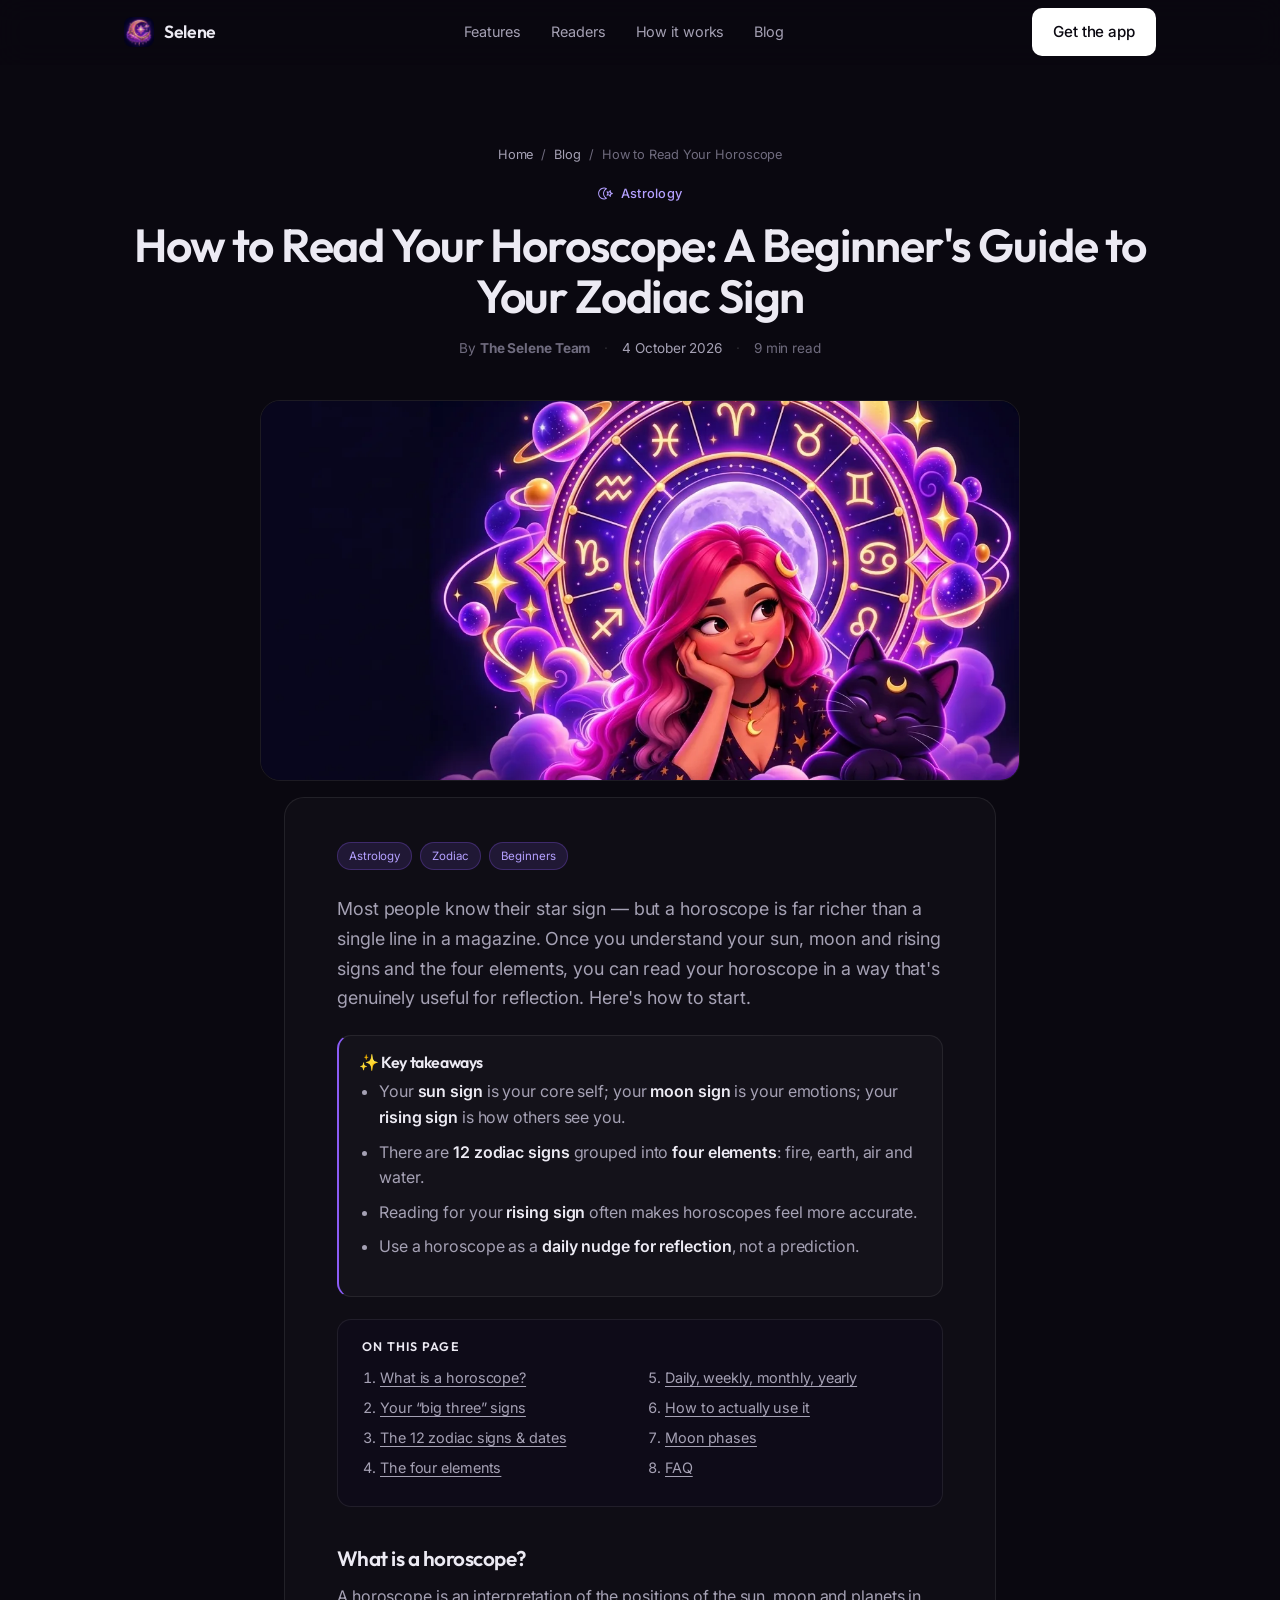
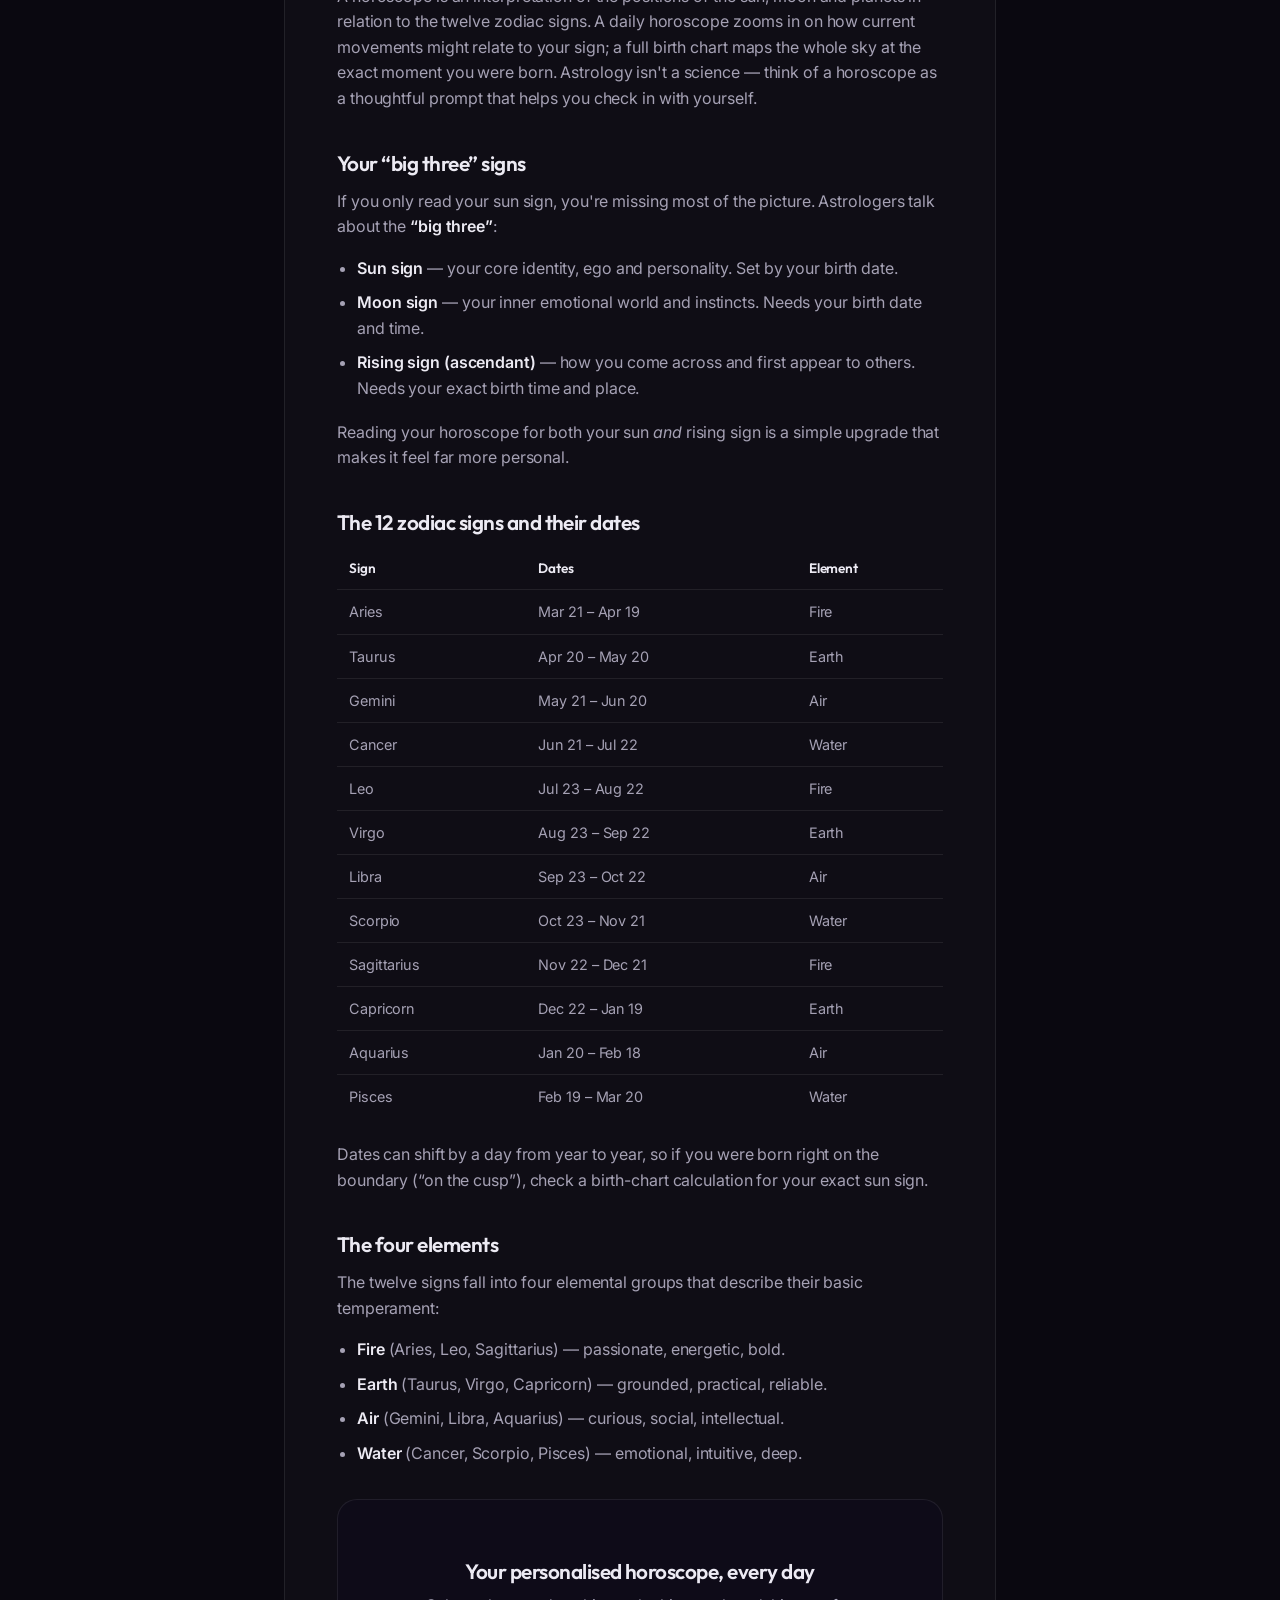
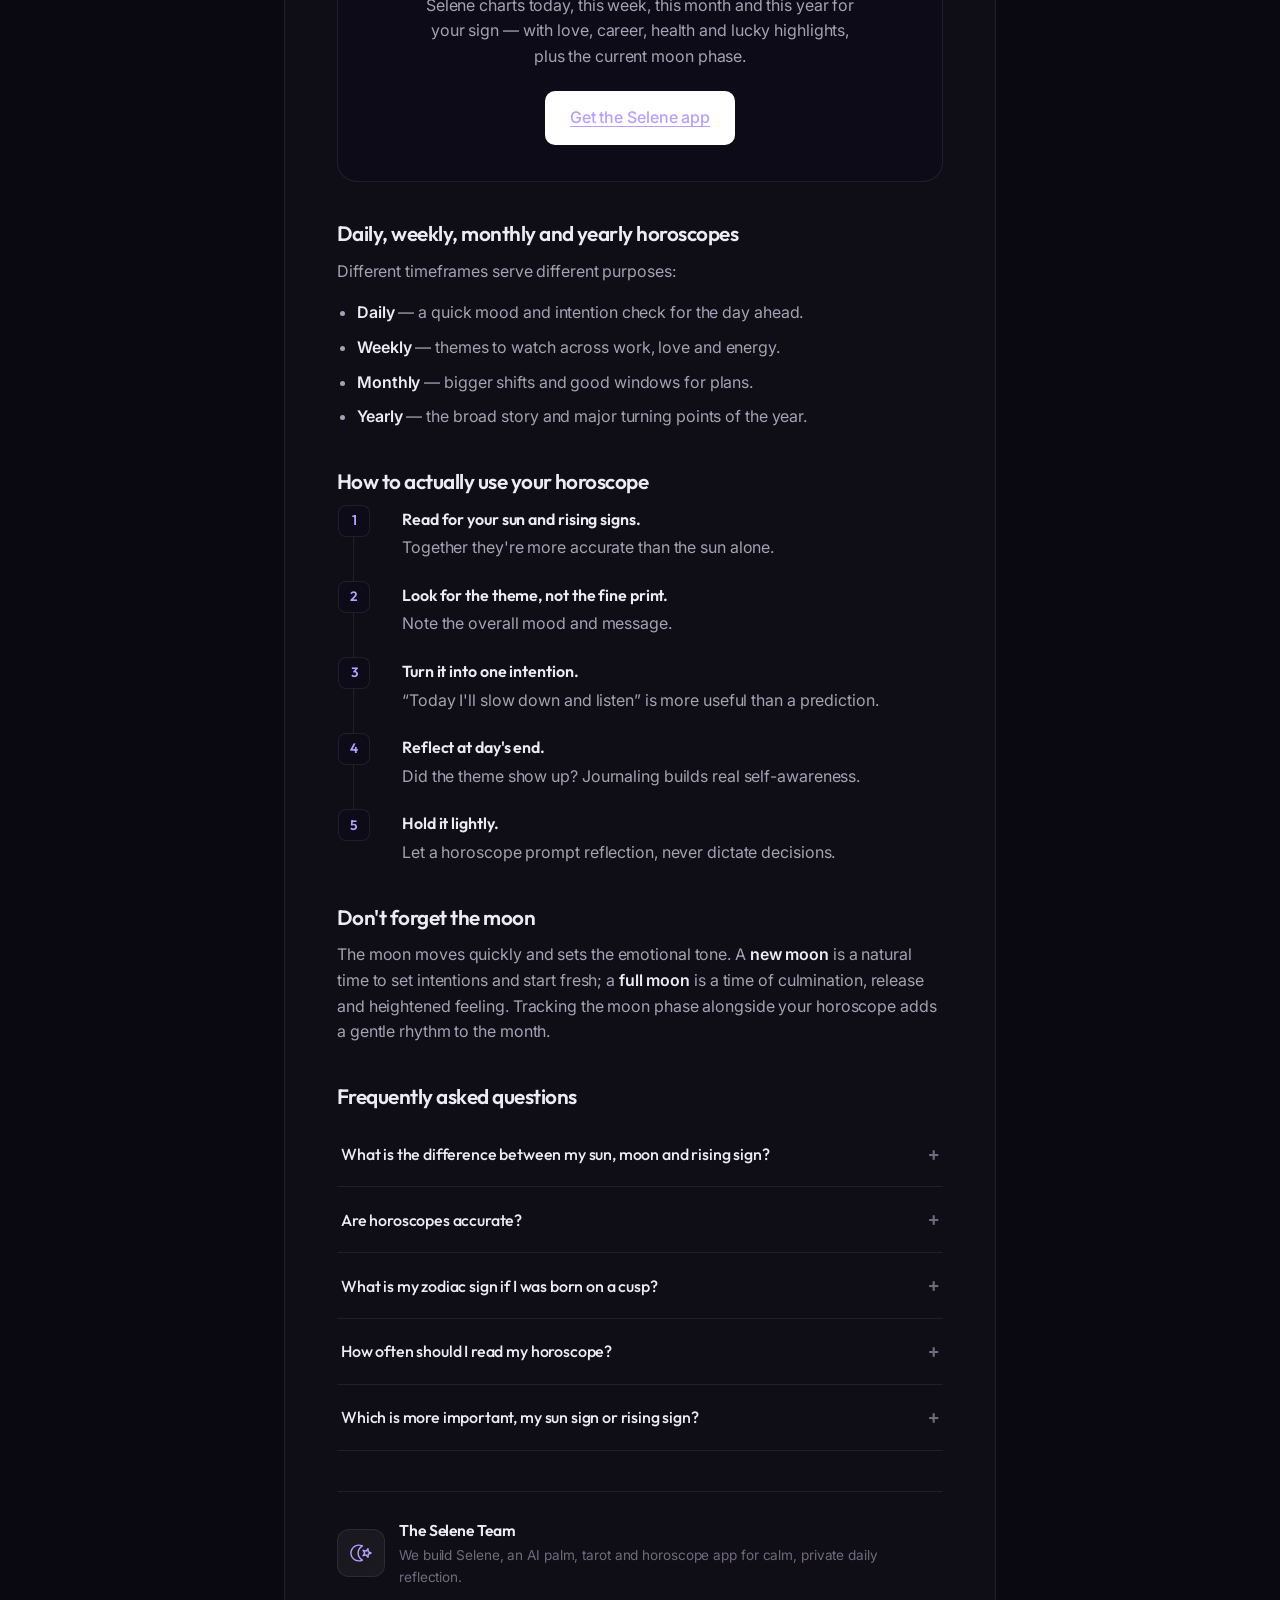
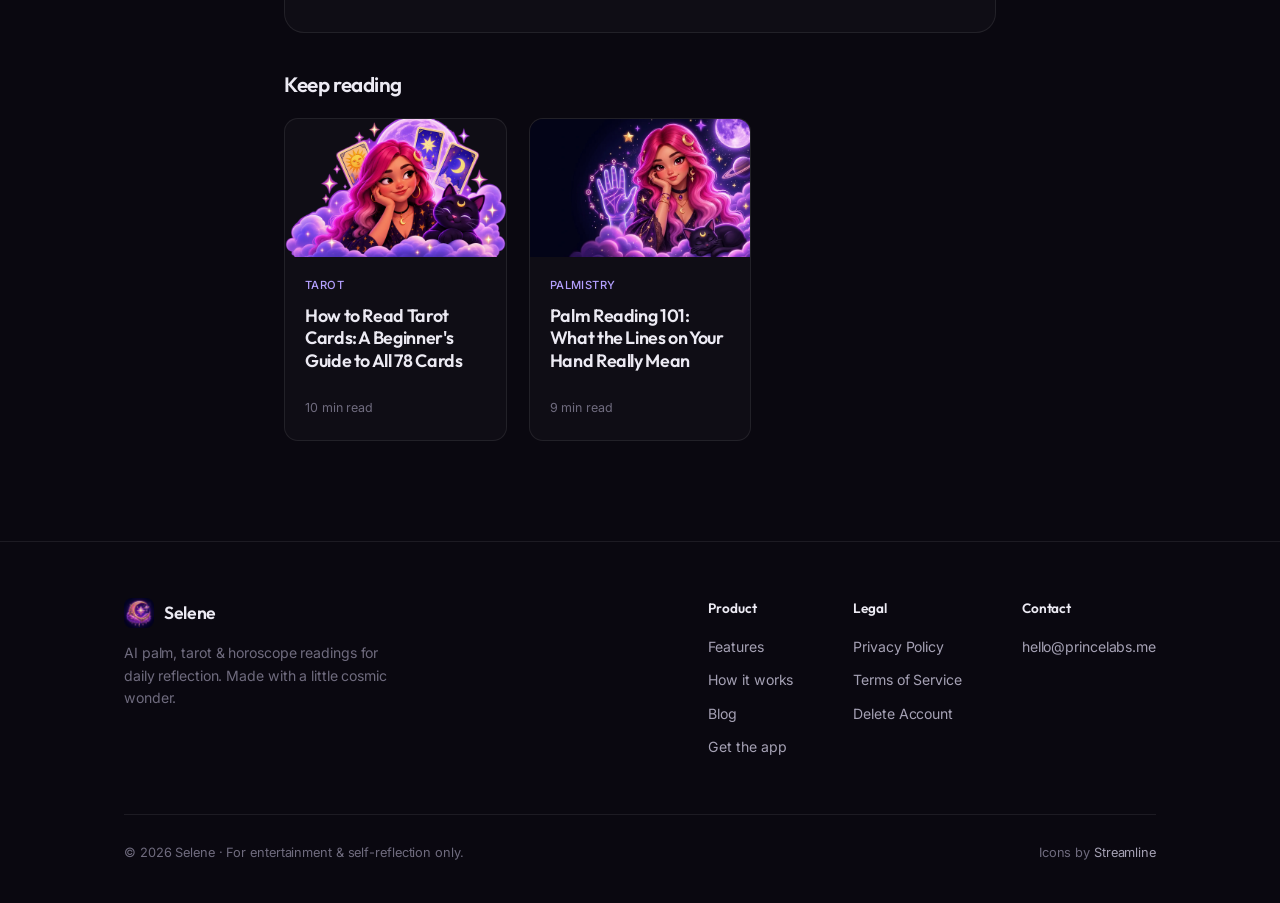
<file: blog/how-to-read-your-horoscope.html>
<!DOCTYPE html>
<html lang="en">
<head>
  <meta charset="UTF-8" />
  <meta name="viewport" content="width=device-width, initial-scale=1.0" />
  <title>How to Read Your Horoscope: A Beginner's Guide to Your Zodiac Sign — Selene</title>
  <meta name="description" content="Learn how to read your horoscope the right way. Understand your sun, moon and rising signs, the 12 zodiac signs and their dates, the four elements, and how to use a daily horoscope for reflection." />
  <meta name="author" content="The Selene Team" />
  <meta name="robots" content="index, follow, max-image-preview:large, max-snippet:-1" />
  <meta name="theme-color" content="#0A0810" />
  <link rel="canonical" href="https://selene.princelabs.me/blog/how-to-read-your-horoscope" />
  <link rel="icon" type="image/webp" href="../assets/app_icon.webp" />
  <link rel="apple-touch-icon" href="../assets/app_icon.webp" />
  <link rel="manifest" href="/site.webmanifest" />

  <meta property="og:type" content="article" />
  <meta property="og:site_name" content="Selene" />
  <meta property="og:title" content="How to Read Your Horoscope: A Beginner's Guide to Your Zodiac Sign" />
  <meta property="og:description" content="Sun, moon and rising signs, the 12 zodiac signs and their dates, the four elements, and how to actually use a daily horoscope." />
  <meta property="og:url" content="https://selene.princelabs.me/blog/how-to-read-your-horoscope" />
  <meta property="og:image" content="https://selene.princelabs.me/assets/hero_horoscope.webp" />
  <meta property="article:published_time" content="2026-10-04T09:00:00+05:30" />
  <meta property="article:modified_time" content="2026-10-04T09:00:00+05:30" />
  <meta property="article:author" content="The Selene Team" />
  <meta property="article:section" content="Astrology" />
  <meta property="article:tag" content="horoscope" />
  <meta name="twitter:card" content="summary_large_image" />
  <meta name="twitter:title" content="How to Read Your Horoscope: A Beginner's Guide to Your Zodiac Sign" />
  <meta name="twitter:description" content="Sun, moon and rising signs, the 12 zodiac signs, the four elements, and how to use a daily horoscope." />
  <meta name="twitter:image" content="https://selene.princelabs.me/assets/hero_horoscope.webp" />

  <link rel="preconnect" href="https://fonts.googleapis.com" />
  <link rel="preconnect" href="https://fonts.gstatic.com" crossorigin />
  <link href="https://fonts.googleapis.com/css2?family=Inter:wght@400;500;600&family=Outfit:wght@500;600;700&display=swap" rel="stylesheet" />
  <link rel="stylesheet" href="../styles.css" />

  <script type="application/ld+json">
  {
    "@context": "https://schema.org",
    "@graph": [
      {
        "@type": "BlogPosting",
        "@id": "https://selene.princelabs.me/blog/how-to-read-your-horoscope#article",
        "headline": "How to Read Your Horoscope: A Beginner's Guide to Your Zodiac Sign",
        "description": "A beginner's guide to reading your horoscope: sun, moon and rising signs, the 12 zodiac signs and dates, the four elements, and how to use a daily horoscope for reflection.",
        "image": "https://selene.princelabs.me/assets/hero_horoscope.webp",
        "inLanguage": "en",
        "datePublished": "2026-10-04T09:00:00+05:30",
        "dateModified": "2026-10-04T09:00:00+05:30",
        "wordCount": 1750,
        "articleSection": "Astrology",
        "keywords": "how to read your horoscope, zodiac signs, sun sign, moon sign, rising sign, zodiac dates, astrology for beginners",
        "author": { "@type": "Organization", "name": "The Selene Team", "url": "https://selene.princelabs.me" },
        "publisher": {
          "@type": "Organization",
          "name": "Selene",
          "legalName": "one1 Eleven dev",
          "url": "https://selene.princelabs.me",
          "logo": { "@type": "ImageObject", "url": "https://selene.princelabs.me/assets/app_icon.webp" }
        },
        "mainEntityOfPage": { "@type": "WebPage", "@id": "https://selene.princelabs.me/blog/how-to-read-your-horoscope" }
      },
      {
        "@type": "BreadcrumbList",
        "itemListElement": [
          { "@type": "ListItem", "position": 1, "name": "Home", "item": "https://selene.princelabs.me/" },
          { "@type": "ListItem", "position": 2, "name": "Blog", "item": "https://selene.princelabs.me/blog" },
          { "@type": "ListItem", "position": 3, "name": "How to Read Your Horoscope", "item": "https://selene.princelabs.me/blog/how-to-read-your-horoscope" }
        ]
      },
      {
        "@type": "FAQPage",
        "mainEntity": [
          {
            "@type": "Question",
            "name": "What is the difference between your sun, moon and rising sign?",
            "acceptedAnswer": { "@type": "Answer", "text": "Your sun sign reflects your core identity and ego and is based on your birth date. Your moon sign reflects your inner emotional world. Your rising sign (or ascendant) is how you come across to others. Together they give a fuller picture than the sun sign alone." }
          },
          {
            "@type": "Question",
            "name": "Are horoscopes accurate?",
            "acceptedAnswer": { "@type": "Answer", "text": "Astrology is not a science, so horoscopes should be read as entertainment and a prompt for reflection rather than fact or prediction. Many people find them useful as a daily nudge to pause, set an intention and think about their mood and choices." }
          },
          {
            "@type": "Question",
            "name": "What is my zodiac sign if I was born on a cusp?",
            "acceptedAnswer": { "@type": "Answer", "text": "If your birthday falls on the day a sign changes, you are said to be born on the cusp. Your true sun sign depends on the exact time and year you were born, because the dates shift slightly. A birth-chart calculation gives the precise answer." }
          },
          {
            "@type": "Question",
            "name": "How often should I read my horoscope?",
            "acceptedAnswer": { "@type": "Answer", "text": "There is no rule. A daily horoscope works well as a short morning reflection, while weekly, monthly and yearly readings are better for spotting bigger themes. Read as often as it feels helpful, not as an obligation." }
          },
          {
            "@type": "Question",
            "name": "Which is more important, my sun sign or rising sign?",
            "acceptedAnswer": { "@type": "Answer", "text": "Both matter. The sun sign describes your core self, while the rising sign colours how you present to the world and is often used to read horoscopes more precisely. Many astrologers suggest reading for both your sun and rising signs." }
          }
        ]
      }
    ]
  }
  </script>
</head>
<body>

  <div class="scroll-progress" id="scroll-progress"></div>

  <header class="nav">
    <div class="container nav-inner">
      <a class="brand" href="../index.html">
        <img src="../assets/app_icon.webp" alt="Selene app icon" width="30" height="30" decoding="async" />
        <span>Selene</span>
      </a>
      <nav class="nav-links" id="nav-links" aria-label="Primary">
        <a href="../index.html#features">Features</a>
        <a href="../index.html#readers">Readers</a>
        <a href="../index.html#how">How it works</a>
        <a href="index.html">Blog</a>
      </nav>
      <div class="nav-cta">
        <a class="btn btn-primary" href="../index.html#get">Get the app</a>
        <button class="nav-toggle" aria-label="Toggle menu" aria-expanded="false" aria-controls="nav-links">&#9776;</button>
      </div>
    </div>
  </header>

  <main>
    <article>
      <section class="page-hero">
        <div class="container">
          <nav class="breadcrumb" aria-label="Breadcrumb">
            <a href="../index.html">Home</a><span class="sep">/</span><a href="index.html">Blog</a><span class="sep">/</span><span aria-current="page">How to Read Your Horoscope</span>
          </nav>
          <p class="eyebrow"><i class="sicon i-moon"></i> Astrology</p>
          <h1 class="gradient-text">How to Read Your Horoscope: A Beginner's Guide to Your Zodiac Sign</h1>
          <div class="article-meta">
            <span>By <strong>The Selene Team</strong></span><span class="sep">&middot;</span>
            <time datetime="2026-10-04">4 October 2026</time><span class="sep">&middot;</span>
            <span>9 min read</span>
          </div>
        </div>
      </section>

      <div class="article-hero-img">
        <img src="../assets/hero_horoscope.webp" alt="A glowing zodiac wheel with the twelve astrological signs" width="760" height="380" decoding="async" />
      </div>

      <section class="legal">
        <div class="container legal-wrap">
          <div class="legal-card article-body">

            <div class="tag-row">
              <span class="tag">Astrology</span><span class="tag">Zodiac</span><span class="tag">Beginners</span>
            </div>

            <p class="article-lead">Most people know their star sign &mdash; but a horoscope is far richer than a single line in a magazine. Once you understand your sun, moon and rising signs and the four elements, you can read your horoscope in a way that's genuinely useful for reflection. Here's how to start.</p>

            <div class="callout">
              <h4>&#10024; Key takeaways</h4>
              <ul>
                <li>Your <strong>sun sign</strong> is your core self; your <strong>moon sign</strong> is your emotions; your <strong>rising sign</strong> is how others see you.</li>
                <li>There are <strong>12 zodiac signs</strong> grouped into <strong>four elements</strong>: fire, earth, air and water.</li>
                <li>Reading for your <strong>rising sign</strong> often makes horoscopes feel more accurate.</li>
                <li>Use a horoscope as a <strong>daily nudge for reflection</strong>, not a prediction.</li>
              </ul>
            </div>

            <div class="toc">
              <h4>On this page</h4>
              <ol>
                <li><a href="#what">What is a horoscope?</a></li>
                <li><a href="#big-three">Your &ldquo;big three&rdquo; signs</a></li>
                <li><a href="#signs">The 12 zodiac signs &amp; dates</a></li>
                <li><a href="#elements">The four elements</a></li>
                <li><a href="#timeframes">Daily, weekly, monthly, yearly</a></li>
                <li><a href="#use">How to actually use it</a></li>
                <li><a href="#moon">Moon phases</a></li>
                <li><a href="#faq">FAQ</a></li>
              </ol>
            </div>

            <h2 id="what">What is a horoscope?</h2>
            <p>A horoscope is an interpretation of the positions of the sun, moon and planets in relation to the twelve zodiac signs. A daily horoscope zooms in on how current movements might relate to your sign; a full birth chart maps the whole sky at the exact moment you were born. Astrology isn't a science &mdash; think of a horoscope as a thoughtful prompt that helps you check in with yourself.</p>

            <h2 id="big-three">Your &ldquo;big three&rdquo; signs</h2>
            <p>If you only read your sun sign, you're missing most of the picture. Astrologers talk about the <strong>&ldquo;big three&rdquo;</strong>:</p>
            <ul>
              <li><strong>Sun sign</strong> &mdash; your core identity, ego and personality. Set by your birth date.</li>
              <li><strong>Moon sign</strong> &mdash; your inner emotional world and instincts. Needs your birth date and time.</li>
              <li><strong>Rising sign (ascendant)</strong> &mdash; how you come across and first appear to others. Needs your exact birth time and place.</li>
            </ul>
            <p>Reading your horoscope for both your sun <em>and</em> rising sign is a simple upgrade that makes it feel far more personal.</p>

            <h2 id="signs">The 12 zodiac signs and their dates</h2>
            <table>
              <thead><tr><th>Sign</th><th>Dates</th><th>Element</th></tr></thead>
              <tbody>
                <tr><td>Aries</td><td>Mar 21 &ndash; Apr 19</td><td>Fire</td></tr>
                <tr><td>Taurus</td><td>Apr 20 &ndash; May 20</td><td>Earth</td></tr>
                <tr><td>Gemini</td><td>May 21 &ndash; Jun 20</td><td>Air</td></tr>
                <tr><td>Cancer</td><td>Jun 21 &ndash; Jul 22</td><td>Water</td></tr>
                <tr><td>Leo</td><td>Jul 23 &ndash; Aug 22</td><td>Fire</td></tr>
                <tr><td>Virgo</td><td>Aug 23 &ndash; Sep 22</td><td>Earth</td></tr>
                <tr><td>Libra</td><td>Sep 23 &ndash; Oct 22</td><td>Air</td></tr>
                <tr><td>Scorpio</td><td>Oct 23 &ndash; Nov 21</td><td>Water</td></tr>
                <tr><td>Sagittarius</td><td>Nov 22 &ndash; Dec 21</td><td>Fire</td></tr>
                <tr><td>Capricorn</td><td>Dec 22 &ndash; Jan 19</td><td>Earth</td></tr>
                <tr><td>Aquarius</td><td>Jan 20 &ndash; Feb 18</td><td>Air</td></tr>
                <tr><td>Pisces</td><td>Feb 19 &ndash; Mar 20</td><td>Water</td></tr>
              </tbody>
            </table>
            <p>Dates can shift by a day from year to year, so if you were born right on the boundary (&ldquo;on the cusp&rdquo;), check a birth-chart calculation for your exact sun sign.</p>

            <h2 id="elements">The four elements</h2>
            <p>The twelve signs fall into four elemental groups that describe their basic temperament:</p>
            <ul>
              <li><strong>Fire</strong> (Aries, Leo, Sagittarius) &mdash; passionate, energetic, bold.</li>
              <li><strong>Earth</strong> (Taurus, Virgo, Capricorn) &mdash; grounded, practical, reliable.</li>
              <li><strong>Air</strong> (Gemini, Libra, Aquarius) &mdash; curious, social, intellectual.</li>
              <li><strong>Water</strong> (Cancer, Scorpio, Pisces) &mdash; emotional, intuitive, deep.</li>
            </ul>

            <div class="article-cta">
              <h3>Your personalised horoscope, every day</h3>
              <p>Selene charts today, this week, this month and this year for your sign &mdash; with love, career, health and lucky highlights, plus the current moon phase.</p>
              <a class="btn btn-primary btn-lg" href="../index.html#get">Get the Selene app</a>
            </div>

            <h2 id="timeframes">Daily, weekly, monthly and yearly horoscopes</h2>
            <p>Different timeframes serve different purposes:</p>
            <ul>
              <li><strong>Daily</strong> &mdash; a quick mood and intention check for the day ahead.</li>
              <li><strong>Weekly</strong> &mdash; themes to watch across work, love and energy.</li>
              <li><strong>Monthly</strong> &mdash; bigger shifts and good windows for plans.</li>
              <li><strong>Yearly</strong> &mdash; the broad story and major turning points of the year.</li>
            </ul>

            <h2 id="use">How to actually use your horoscope</h2>
            <ol class="step-list">
              <li><strong>Read for your sun and rising signs.</strong> Together they're more accurate than the sun alone.</li>
              <li><strong>Look for the theme, not the fine print.</strong> Note the overall mood and message.</li>
              <li><strong>Turn it into one intention.</strong> &ldquo;Today I'll slow down and listen&rdquo; is more useful than a prediction.</li>
              <li><strong>Reflect at day's end.</strong> Did the theme show up? Journaling builds real self-awareness.</li>
              <li><strong>Hold it lightly.</strong> Let a horoscope prompt reflection, never dictate decisions.</li>
            </ol>

            <h2 id="moon">Don't forget the moon</h2>
            <p>The moon moves quickly and sets the emotional tone. A <strong>new moon</strong> is a natural time to set intentions and start fresh; a <strong>full moon</strong> is a time of culmination, release and heightened feeling. Tracking the moon phase alongside your horoscope adds a gentle rhythm to the month.</p>

            <h2 id="faq">Frequently asked questions</h2>
            <div class="faq">
              <div class="qa">
                <button type="button" aria-expanded="false"><span>What is the difference between my sun, moon and rising sign?</span><span class="pm">+</span></button>
                <div class="ans"><p>Your sun sign reflects your core identity and is based on your birth date. Your moon sign reflects your inner emotional world. Your rising sign (ascendant) is how you come across to others. Together they give a fuller picture than the sun sign alone.</p></div>
              </div>
              <div class="qa">
                <button type="button" aria-expanded="false"><span>Are horoscopes accurate?</span><span class="pm">+</span></button>
                <div class="ans"><p>Astrology isn't a science, so horoscopes are best read as entertainment and a prompt for reflection rather than fact. Many people find them useful as a daily nudge to pause, set an intention and think about their mood and choices.</p></div>
              </div>
              <div class="qa">
                <button type="button" aria-expanded="false"><span>What is my zodiac sign if I was born on a cusp?</span><span class="pm">+</span></button>
                <div class="ans"><p>If your birthday falls on the day a sign changes, you're born &ldquo;on the cusp.&rdquo; Your true sun sign depends on the exact time and year you were born, since the dates shift slightly. A birth-chart calculation gives the precise answer.</p></div>
              </div>
              <div class="qa">
                <button type="button" aria-expanded="false"><span>How often should I read my horoscope?</span><span class="pm">+</span></button>
                <div class="ans"><p>There's no rule. A daily horoscope works well as a short morning reflection, while weekly, monthly and yearly readings are better for spotting bigger themes. Read as often as it feels helpful, not as an obligation.</p></div>
              </div>
              <div class="qa">
                <button type="button" aria-expanded="false"><span>Which is more important, my sun sign or rising sign?</span><span class="pm">+</span></button>
                <div class="ans"><p>Both matter. The sun sign describes your core self, while the rising sign colours how you present to the world and is often used to read horoscopes more precisely. Many astrologers suggest reading for both.</p></div>
              </div>
            </div>

            <div class="author-box">
              <span class="ab-avatar"><i class="sicon i-moon"></i></span>
              <div>
                <div class="ab-name">The Selene Team</div>
                <p class="ab-desc">We build Selene, an AI palm, tarot and horoscope app for calm, private daily reflection.</p>
              </div>
            </div>

          </div>

          <div class="legal-wrap" style="margin-top:40px;">
            <h2 class="related-head">Keep reading</h2>
            <div class="post-grid">
              <article class="post-card">
                <a class="thumb" href="how-to-read-tarot-cards.html" aria-label="Read: How to Read Tarot Cards">
                  <img src="../assets/hero_tarot.webp" alt="A spread of tarot cards" width="400" height="250" loading="lazy" decoding="async" />
                </a>
                <div class="pbody">
                  <span class="ptag">Tarot</span>
                  <h3><a href="how-to-read-tarot-cards.html">How to Read Tarot Cards: A Beginner's Guide to All 78 Cards</a></h3>
                  <div class="pmeta"><span>10 min read</span></div>
                </div>
              </article>
              <article class="post-card">
                <a class="thumb" href="palm-reading-lines-meaning.html" aria-label="Read: Palm Reading 101">
                  <img src="../assets/hero_palm.webp" alt="An open palm showing the major palm lines" width="400" height="250" loading="lazy" decoding="async" />
                </a>
                <div class="pbody">
                  <span class="ptag">Palmistry</span>
                  <h3><a href="palm-reading-lines-meaning.html">Palm Reading 101: What the Lines on Your Hand Really Mean</a></h3>
                  <div class="pmeta"><span>9 min read</span></div>
                </div>
              </article>
            </div>
          </div>
        </div>
      </section>
    </article>
  </main>

  <footer class="footer">
    <div class="container">
      <div class="footer-grid">
        <div class="footer-brand">
          <a class="brand" href="../index.html">
            <img src="../assets/app_icon.webp" alt="Selene app icon" width="30" height="30" decoding="async" />
            <span>Selene</span>
          </a>
          <p>AI palm, tarot &amp; horoscope readings for daily reflection. Made with a little cosmic wonder.</p>
        </div>
        <div class="footer-cols">
          <div class="footer-col">
            <h5>Product</h5>
            <a href="../index.html#features">Features</a>
            <a href="../index.html#how">How it works</a>
            <a href="index.html">Blog</a>
            <a href="../index.html#get">Get the app</a>
          </div>
          <div class="footer-col">
            <h5>Legal</h5>
            <a href="../privacy.html">Privacy Policy</a>
            <a href="../terms.html">Terms of Service</a>
            <a href="../delete-account.html">Delete Account</a>
          </div>
          <div class="footer-col">
            <h5>Contact</h5>
            <a href="mailto:hello@princelabs.me">hello@princelabs.me</a>
          </div>
        </div>
      </div>
      <div class="footer-bottom">
        <span>&copy; <span id="year">2026</span> Selene &middot; For entertainment &amp; self-reflection only.</span>
        <span>Icons by <a href="https://streamlinehq.com" target="_blank" rel="noopener">Streamline</a></span>
      </div>
    </div>
  </footer>

  <script src="../main.js"></script>
</body>
</html>
</file>
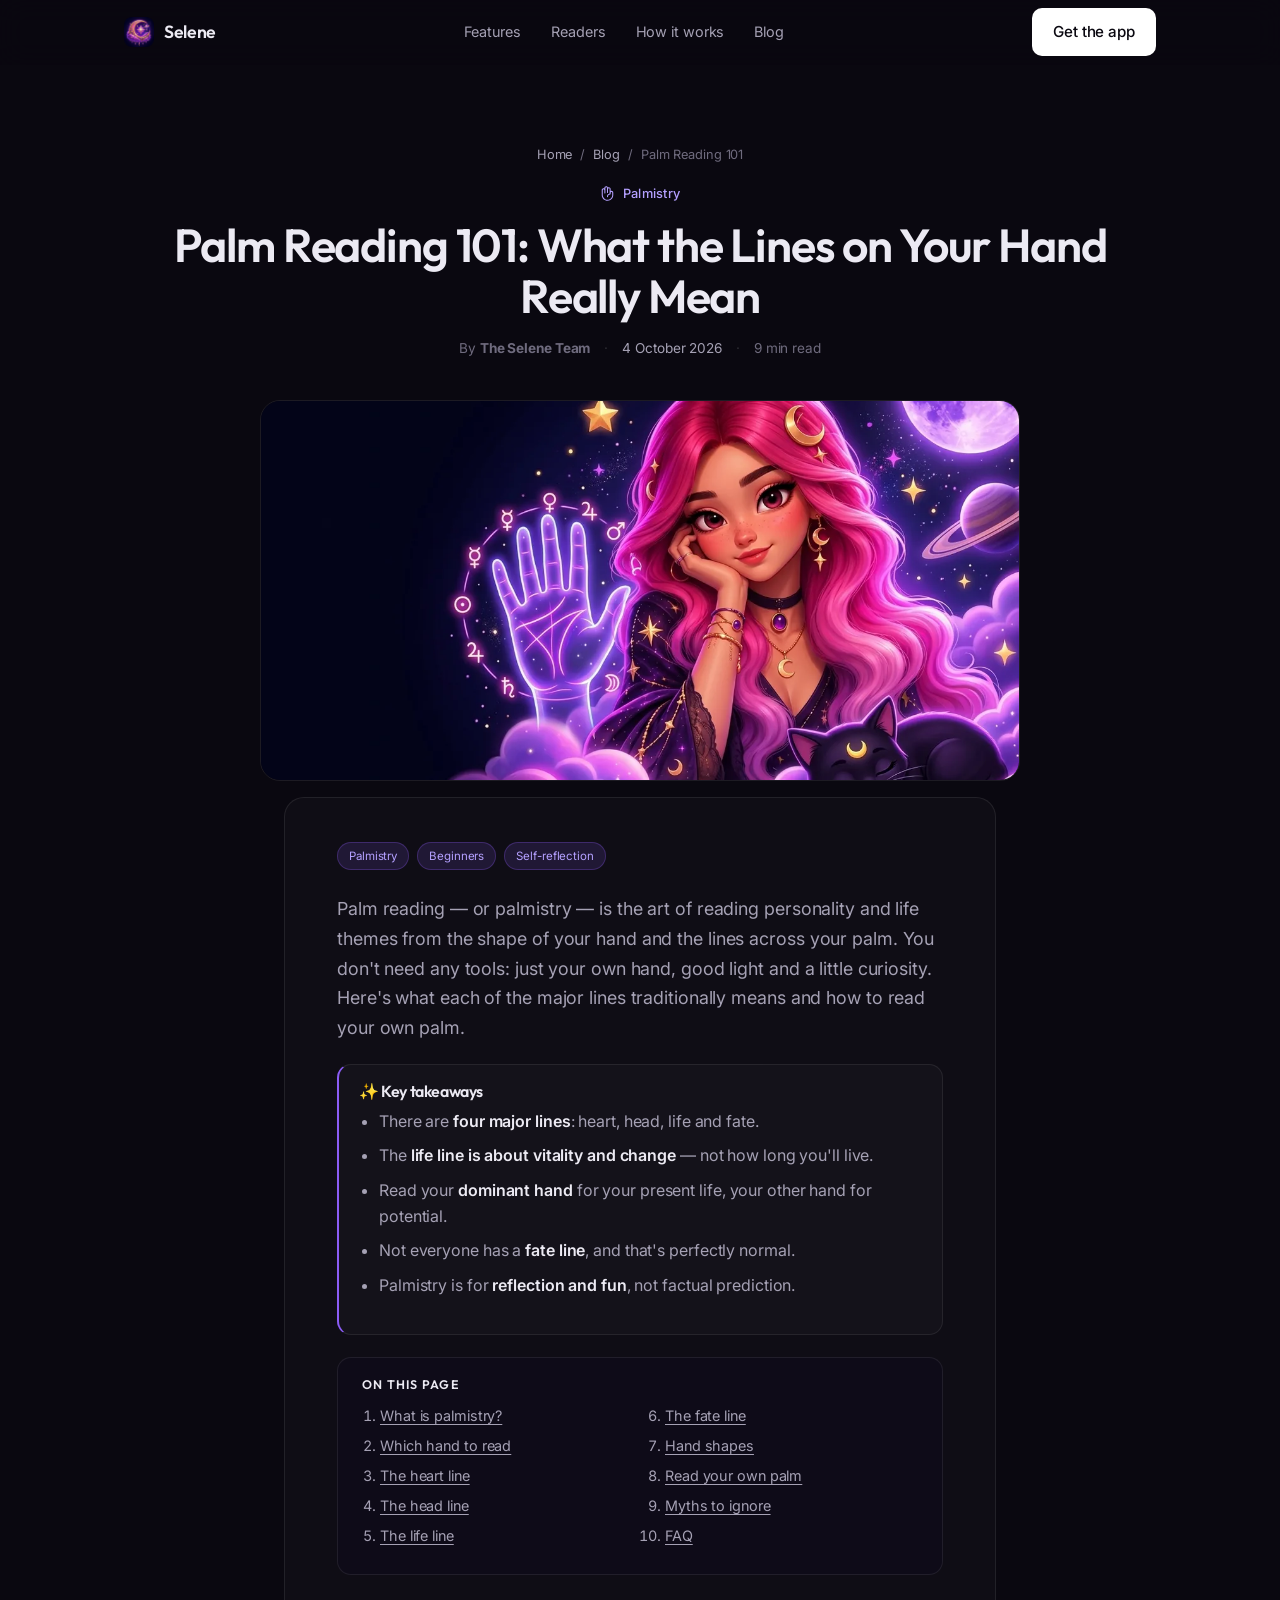
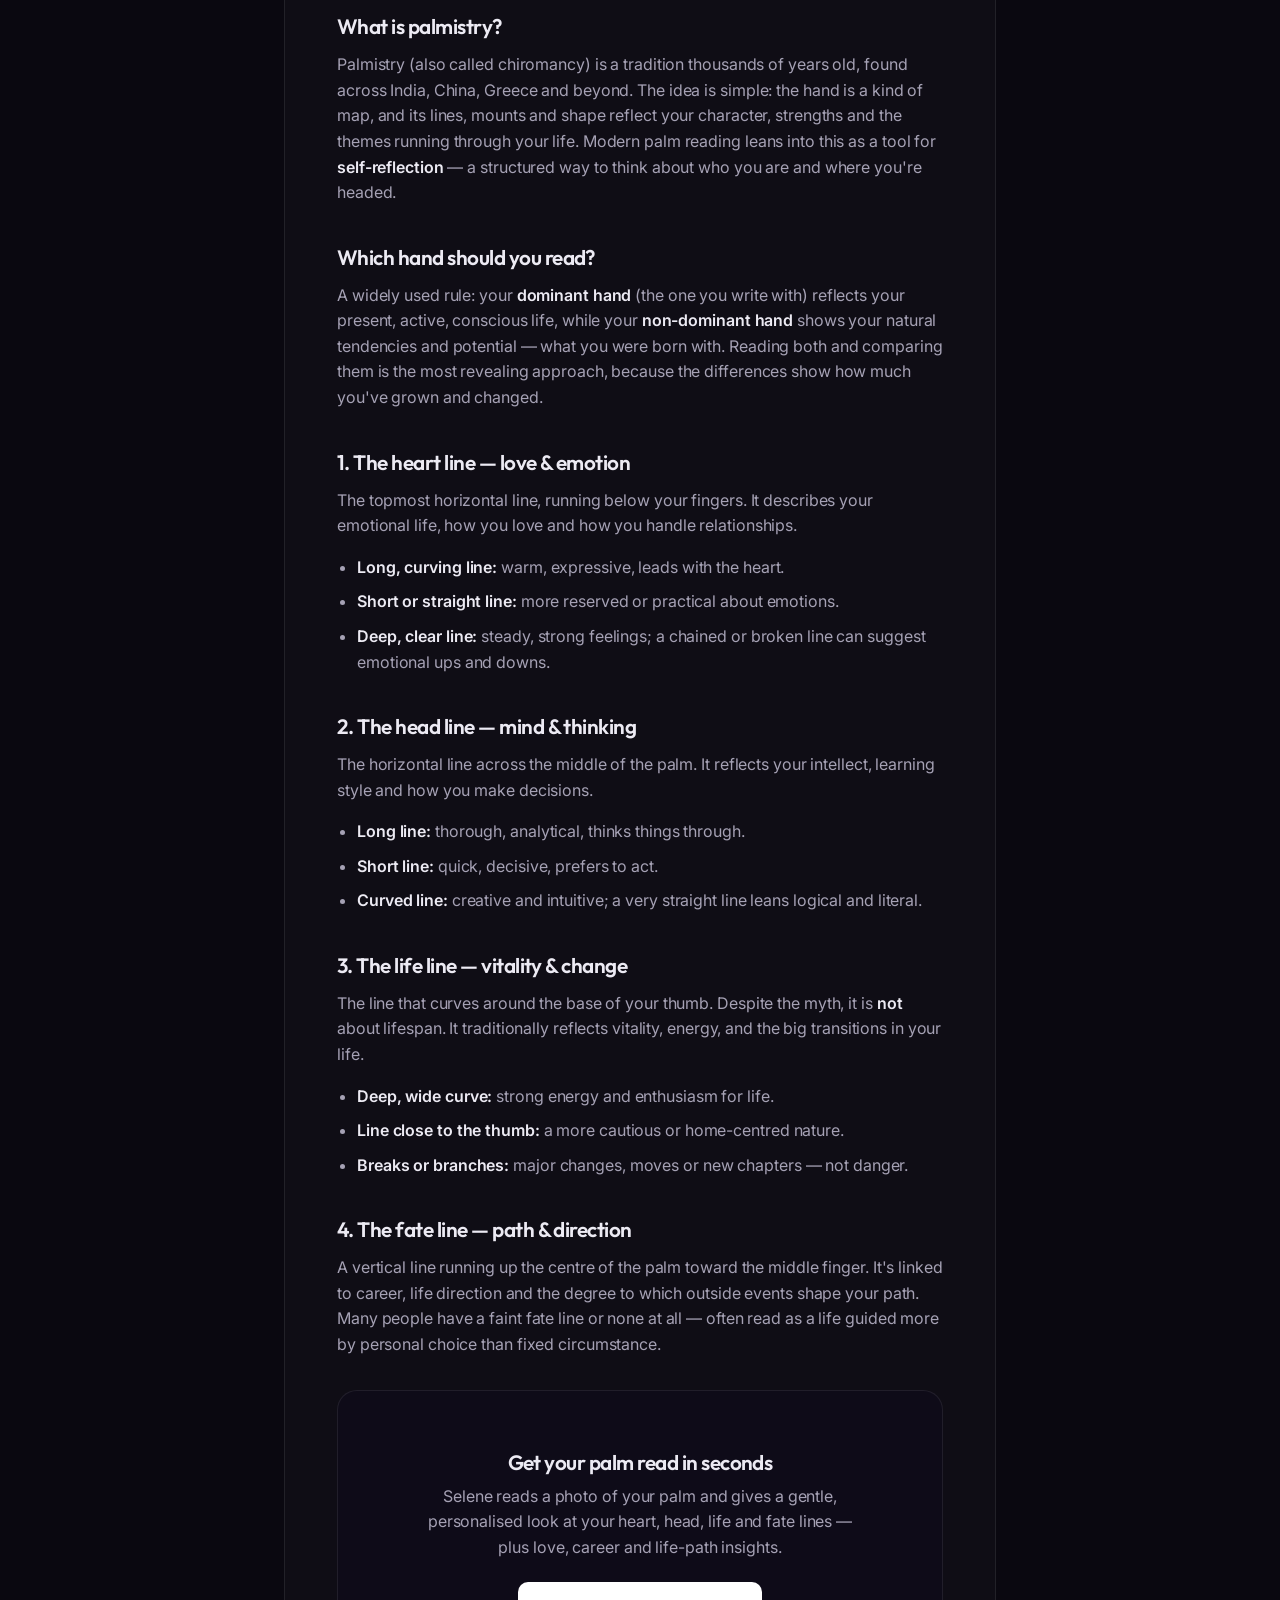
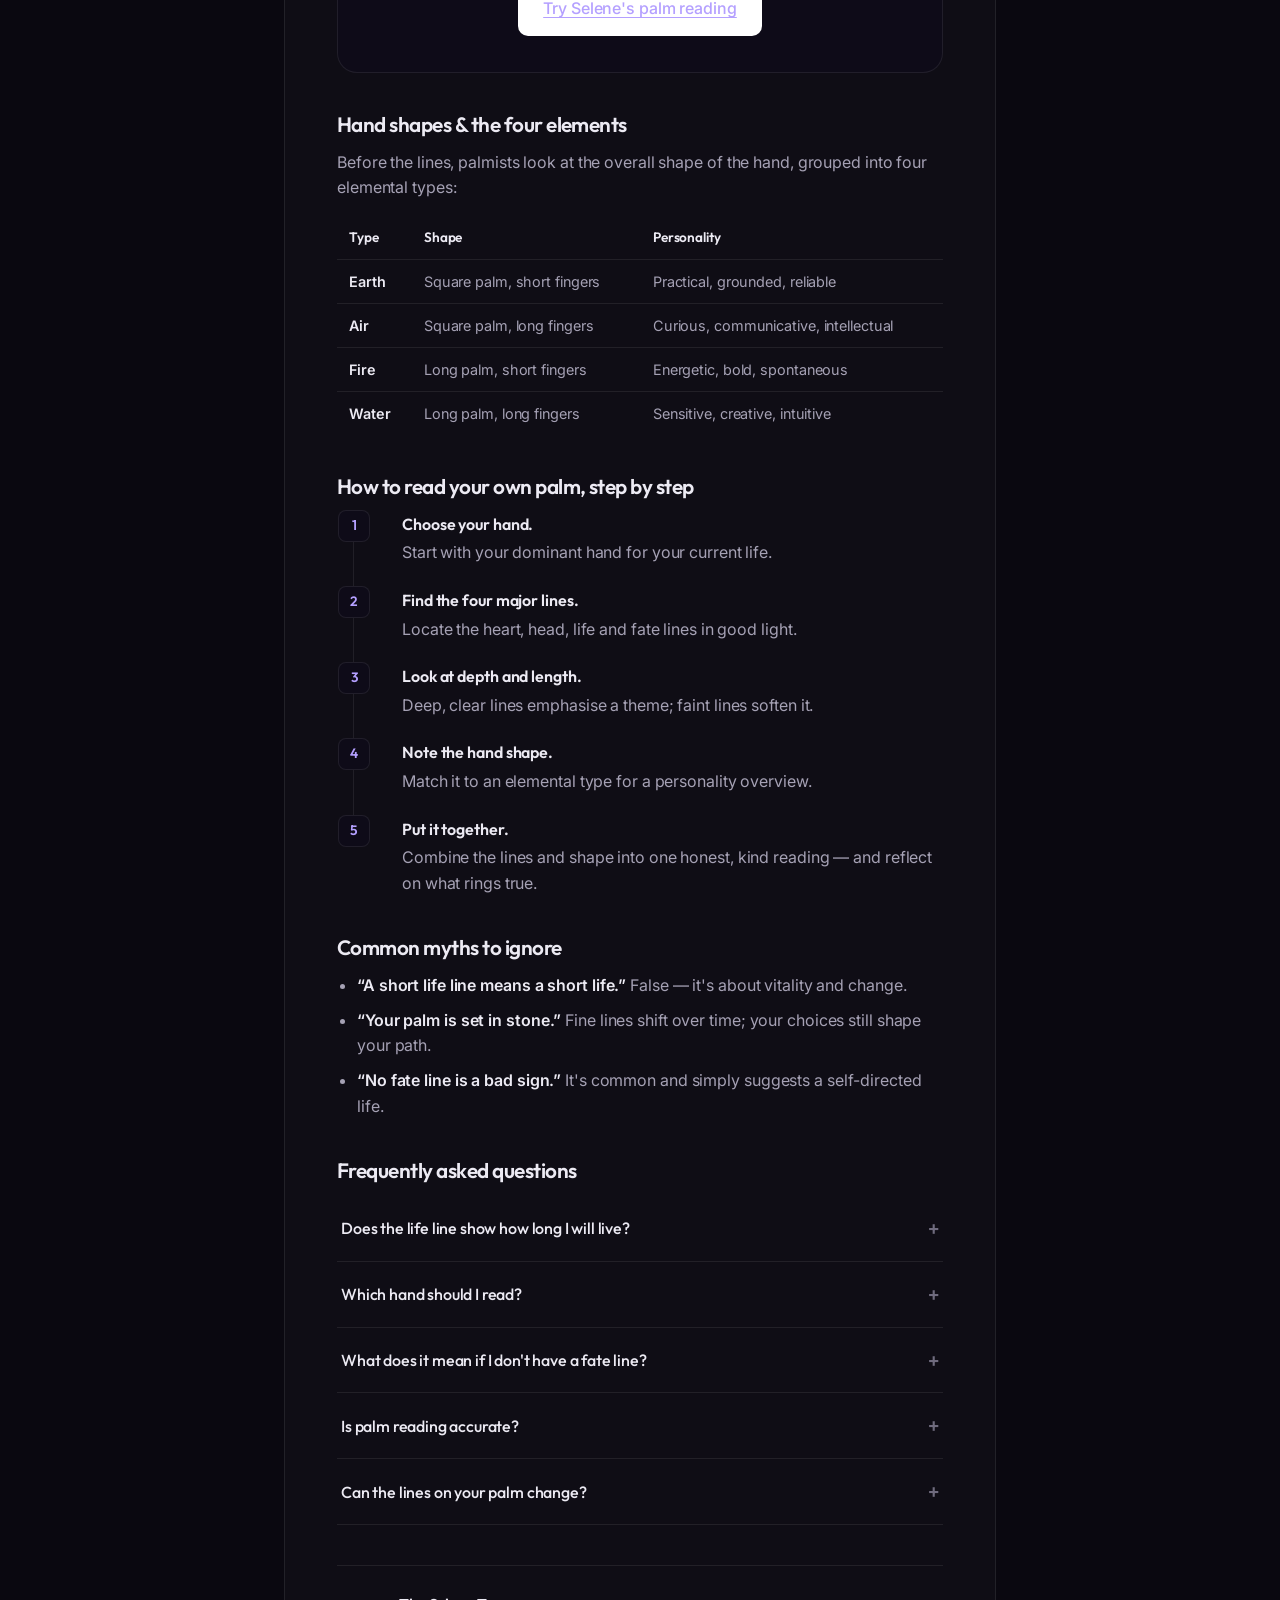
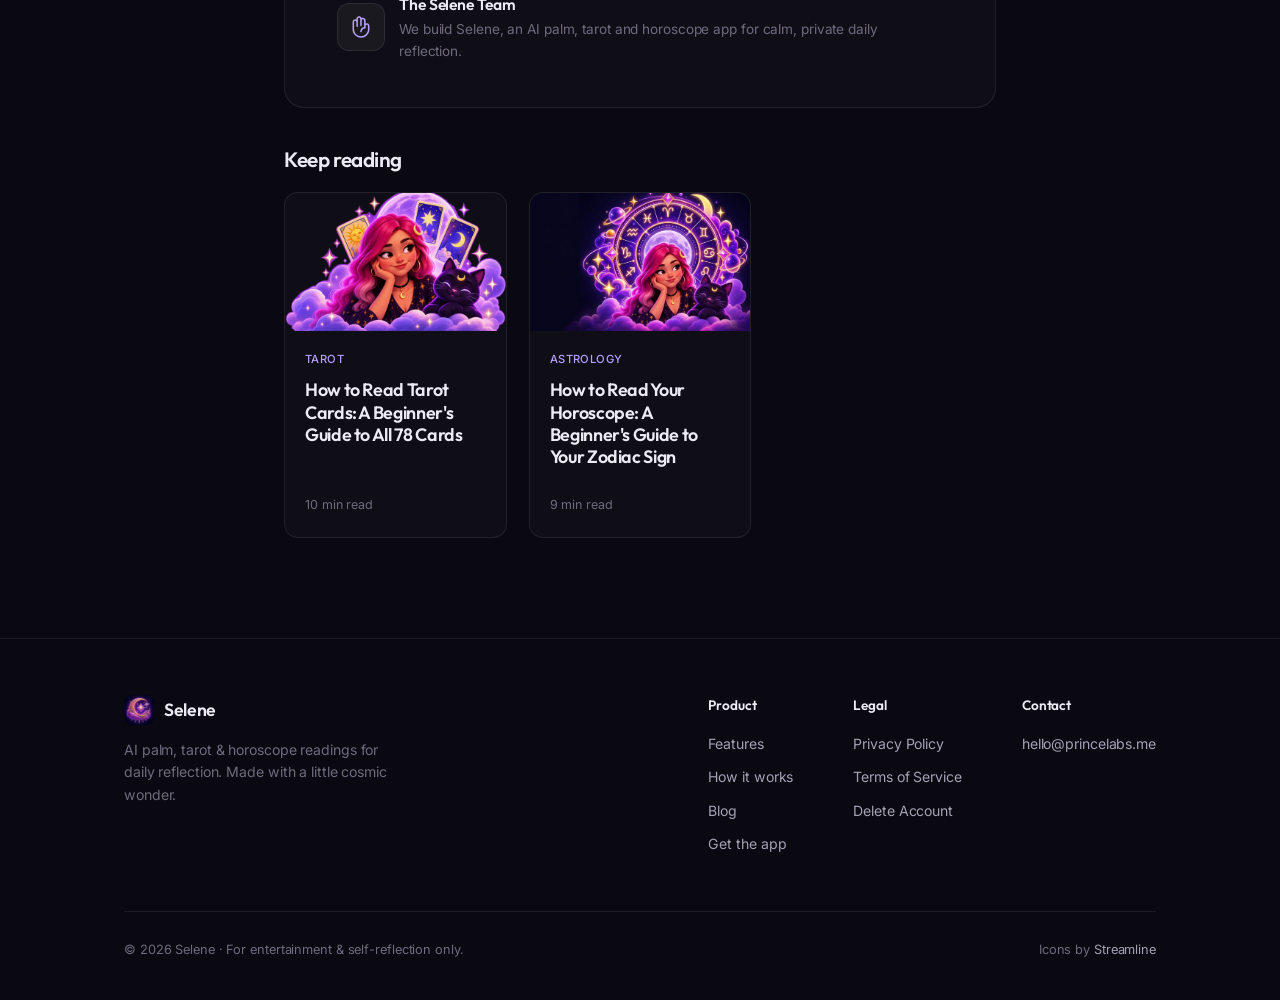
<file: blog/palm-reading-lines-meaning.html>
<!DOCTYPE html>
<html lang="en">
<head>
  <meta charset="UTF-8" />
  <meta name="viewport" content="width=device-width, initial-scale=1.0" />
  <title>Palm Reading 101: What the Lines on Your Hand Really Mean — Selene</title>
  <meta name="description" content="A beginner's guide to palm reading. Learn what the heart, head, life and fate lines mean, how to read your own palm, which hand to use, and the common myths to ignore." />
  <meta name="author" content="The Selene Team" />
  <meta name="robots" content="index, follow, max-image-preview:large, max-snippet:-1" />
  <meta name="theme-color" content="#0A0810" />
  <link rel="canonical" href="https://selene.princelabs.me/blog/palm-reading-lines-meaning" />
  <link rel="icon" type="image/webp" href="../assets/app_icon.webp" />
  <link rel="apple-touch-icon" href="../assets/app_icon.webp" />
  <link rel="manifest" href="/site.webmanifest" />

  <meta property="og:type" content="article" />
  <meta property="og:site_name" content="Selene" />
  <meta property="og:title" content="Palm Reading 101: What the Lines on Your Hand Really Mean" />
  <meta property="og:description" content="What the heart, head, life and fate lines mean, how to read your own palm, and the myths to ignore." />
  <meta property="og:url" content="https://selene.princelabs.me/blog/palm-reading-lines-meaning" />
  <meta property="og:image" content="https://selene.princelabs.me/assets/hero_palm.webp" />
  <meta property="article:published_time" content="2026-10-04T09:00:00+05:30" />
  <meta property="article:modified_time" content="2026-10-04T09:00:00+05:30" />
  <meta property="article:author" content="The Selene Team" />
  <meta property="article:section" content="Palmistry" />
  <meta property="article:tag" content="palm reading" />
  <meta name="twitter:card" content="summary_large_image" />
  <meta name="twitter:title" content="Palm Reading 101: What the Lines on Your Hand Really Mean" />
  <meta name="twitter:description" content="The heart, head, life and fate lines explained for beginners." />
  <meta name="twitter:image" content="https://selene.princelabs.me/assets/hero_palm.webp" />

  <link rel="preconnect" href="https://fonts.googleapis.com" />
  <link rel="preconnect" href="https://fonts.gstatic.com" crossorigin />
  <link href="https://fonts.googleapis.com/css2?family=Inter:wght@400;500;600&family=Outfit:wght@500;600;700&display=swap" rel="stylesheet" />
  <link rel="stylesheet" href="../styles.css" />

  <script type="application/ld+json">
  {
    "@context": "https://schema.org",
    "@graph": [
      {
        "@type": "BlogPosting",
        "@id": "https://selene.princelabs.me/blog/palm-reading-lines-meaning#article",
        "headline": "Palm Reading 101: What the Lines on Your Hand Really Mean",
        "description": "A beginner's guide to palm reading: what the heart, head, life and fate lines mean, how to read your own palm, and the common myths to ignore.",
        "image": "https://selene.princelabs.me/assets/hero_palm.webp",
        "inLanguage": "en",
        "datePublished": "2026-10-04T09:00:00+05:30",
        "dateModified": "2026-10-04T09:00:00+05:30",
        "wordCount": 1700,
        "articleSection": "Palmistry",
        "keywords": "palm reading, palmistry, palm lines meaning, heart line, head line, life line, fate line, how to read your palm",
        "author": { "@type": "Organization", "name": "The Selene Team", "url": "https://selene.princelabs.me" },
        "publisher": {
          "@type": "Organization",
          "name": "Selene",
          "legalName": "one1 Eleven dev",
          "url": "https://selene.princelabs.me",
          "logo": { "@type": "ImageObject", "url": "https://selene.princelabs.me/assets/app_icon.webp" }
        },
        "mainEntityOfPage": { "@type": "WebPage", "@id": "https://selene.princelabs.me/blog/palm-reading-lines-meaning" }
      },
      {
        "@type": "BreadcrumbList",
        "itemListElement": [
          { "@type": "ListItem", "position": 1, "name": "Home", "item": "https://selene.princelabs.me/" },
          { "@type": "ListItem", "position": 2, "name": "Blog", "item": "https://selene.princelabs.me/blog" },
          { "@type": "ListItem", "position": 3, "name": "Palm Reading 101", "item": "https://selene.princelabs.me/blog/palm-reading-lines-meaning" }
        ]
      },
      {
        "@type": "FAQPage",
        "mainEntity": [
          {
            "@type": "Question",
            "name": "Does the life line show how long I will live?",
            "acceptedAnswer": { "@type": "Answer", "text": "No. This is the most common myth in palmistry. The life line is traditionally linked to vitality, energy and major life changes — not lifespan. A short life line does not mean a short life." }
          },
          {
            "@type": "Question",
            "name": "Which hand should I read for palmistry?",
            "acceptedAnswer": { "@type": "Answer", "text": "A common approach is to read your dominant hand for your present and active life, and your non-dominant hand for your natural tendencies and potential. Comparing both hands shows how you have developed over time." }
          },
          {
            "@type": "Question",
            "name": "What does it mean if I don't have a fate line?",
            "acceptedAnswer": { "@type": "Answer", "text": "Many people have a faint fate line or none at all, and that is completely normal. In palmistry it is often read as a life shaped more by personal choices and independence than by fixed external circumstances." }
          },
          {
            "@type": "Question",
            "name": "Is palm reading accurate?",
            "acceptedAnswer": { "@type": "Answer", "text": "Palmistry is a traditional practice, not a science, and should be treated as entertainment and a prompt for self-reflection. It can be a fun, thoughtful way to think about your personality and choices rather than a source of factual prediction." }
          },
          {
            "@type": "Question",
            "name": "Can the lines on your palm change?",
            "acceptedAnswer": { "@type": "Answer", "text": "Fine lines can shift subtly over the years, while the main lines stay largely the same. Palmists often take this as a reminder that your path is not fixed — your choices still matter." }
          }
        ]
      }
    ]
  }
  </script>
</head>
<body>

  <div class="scroll-progress" id="scroll-progress"></div>

  <header class="nav">
    <div class="container nav-inner">
      <a class="brand" href="../index.html">
        <img src="../assets/app_icon.webp" alt="Selene app icon" width="30" height="30" decoding="async" />
        <span>Selene</span>
      </a>
      <nav class="nav-links" id="nav-links" aria-label="Primary">
        <a href="../index.html#features">Features</a>
        <a href="../index.html#readers">Readers</a>
        <a href="../index.html#how">How it works</a>
        <a href="index.html">Blog</a>
      </nav>
      <div class="nav-cta">
        <a class="btn btn-primary" href="../index.html#get">Get the app</a>
        <button class="nav-toggle" aria-label="Toggle menu" aria-expanded="false" aria-controls="nav-links">&#9776;</button>
      </div>
    </div>
  </header>

  <main>
    <article>
      <section class="page-hero">
        <div class="container">
          <nav class="breadcrumb" aria-label="Breadcrumb">
            <a href="../index.html">Home</a><span class="sep">/</span><a href="index.html">Blog</a><span class="sep">/</span><span aria-current="page">Palm Reading 101</span>
          </nav>
          <p class="eyebrow"><i class="sicon i-palm"></i> Palmistry</p>
          <h1 class="gradient-text">Palm Reading 101: What the Lines on Your Hand Really Mean</h1>
          <div class="article-meta">
            <span>By <strong>The Selene Team</strong></span><span class="sep">&middot;</span>
            <time datetime="2026-10-04">4 October 2026</time><span class="sep">&middot;</span>
            <span>9 min read</span>
          </div>
        </div>
      </section>

      <div class="article-hero-img">
        <img src="../assets/hero_palm.webp" alt="An open hand with the major palm lines highlighted" width="760" height="380" decoding="async" />
      </div>

      <section class="legal">
        <div class="container legal-wrap">
          <div class="legal-card article-body">

            <div class="tag-row">
              <span class="tag">Palmistry</span><span class="tag">Beginners</span><span class="tag">Self-reflection</span>
            </div>

            <p class="article-lead">Palm reading &mdash; or palmistry &mdash; is the art of reading personality and life themes from the shape of your hand and the lines across your palm. You don't need any tools: just your own hand, good light and a little curiosity. Here's what each of the major lines traditionally means and how to read your own palm.</p>

            <div class="callout">
              <h4>&#10024; Key takeaways</h4>
              <ul>
                <li>There are <strong>four major lines</strong>: heart, head, life and fate.</li>
                <li>The <strong>life line is about vitality and change</strong> &mdash; not how long you'll live.</li>
                <li>Read your <strong>dominant hand</strong> for your present life, your other hand for potential.</li>
                <li>Not everyone has a <strong>fate line</strong>, and that's perfectly normal.</li>
                <li>Palmistry is for <strong>reflection and fun</strong>, not factual prediction.</li>
              </ul>
            </div>

            <div class="toc">
              <h4>On this page</h4>
              <ol>
                <li><a href="#what">What is palmistry?</a></li>
                <li><a href="#hand">Which hand to read</a></li>
                <li><a href="#heart">The heart line</a></li>
                <li><a href="#head">The head line</a></li>
                <li><a href="#life">The life line</a></li>
                <li><a href="#fate">The fate line</a></li>
                <li><a href="#shapes">Hand shapes</a></li>
                <li><a href="#steps">Read your own palm</a></li>
                <li><a href="#myths">Myths to ignore</a></li>
                <li><a href="#faq">FAQ</a></li>
              </ol>
            </div>

            <h2 id="what">What is palmistry?</h2>
            <p>Palmistry (also called chiromancy) is a tradition thousands of years old, found across India, China, Greece and beyond. The idea is simple: the hand is a kind of map, and its lines, mounts and shape reflect your character, strengths and the themes running through your life. Modern palm reading leans into this as a tool for <strong>self-reflection</strong> &mdash; a structured way to think about who you are and where you're headed.</p>

            <h2 id="hand">Which hand should you read?</h2>
            <p>A widely used rule: your <strong>dominant hand</strong> (the one you write with) reflects your present, active, conscious life, while your <strong>non-dominant hand</strong> shows your natural tendencies and potential &mdash; what you were born with. Reading both and comparing them is the most revealing approach, because the differences show how much you've grown and changed.</p>

            <h2 id="heart">1. The heart line &mdash; love &amp; emotion</h2>
            <p>The topmost horizontal line, running below your fingers. It describes your emotional life, how you love and how you handle relationships.</p>
            <ul>
              <li><strong>Long, curving line:</strong> warm, expressive, leads with the heart.</li>
              <li><strong>Short or straight line:</strong> more reserved or practical about emotions.</li>
              <li><strong>Deep, clear line:</strong> steady, strong feelings; a chained or broken line can suggest emotional ups and downs.</li>
            </ul>

            <h2 id="head">2. The head line &mdash; mind &amp; thinking</h2>
            <p>The horizontal line across the middle of the palm. It reflects your intellect, learning style and how you make decisions.</p>
            <ul>
              <li><strong>Long line:</strong> thorough, analytical, thinks things through.</li>
              <li><strong>Short line:</strong> quick, decisive, prefers to act.</li>
              <li><strong>Curved line:</strong> creative and intuitive; a very straight line leans logical and literal.</li>
            </ul>

            <h2 id="life">3. The life line &mdash; vitality &amp; change</h2>
            <p>The line that curves around the base of your thumb. Despite the myth, it is <strong>not</strong> about lifespan. It traditionally reflects vitality, energy, and the big transitions in your life.</p>
            <ul>
              <li><strong>Deep, wide curve:</strong> strong energy and enthusiasm for life.</li>
              <li><strong>Line close to the thumb:</strong> a more cautious or home-centred nature.</li>
              <li><strong>Breaks or branches:</strong> major changes, moves or new chapters &mdash; not danger.</li>
            </ul>

            <h2 id="fate">4. The fate line &mdash; path &amp; direction</h2>
            <p>A vertical line running up the centre of the palm toward the middle finger. It's linked to career, life direction and the degree to which outside events shape your path. Many people have a faint fate line or none at all &mdash; often read as a life guided more by personal choice than fixed circumstance.</p>

            <div class="article-cta">
              <h3>Get your palm read in seconds</h3>
              <p>Selene reads a photo of your palm and gives a gentle, personalised look at your heart, head, life and fate lines &mdash; plus love, career and life-path insights.</p>
              <a class="btn btn-primary btn-lg" href="../index.html#get">Try Selene's palm reading</a>
            </div>

            <h2 id="shapes">Hand shapes &amp; the four elements</h2>
            <p>Before the lines, palmists look at the overall shape of the hand, grouped into four elemental types:</p>
            <table>
              <thead><tr><th>Type</th><th>Shape</th><th>Personality</th></tr></thead>
              <tbody>
                <tr><td><strong>Earth</strong></td><td>Square palm, short fingers</td><td>Practical, grounded, reliable</td></tr>
                <tr><td><strong>Air</strong></td><td>Square palm, long fingers</td><td>Curious, communicative, intellectual</td></tr>
                <tr><td><strong>Fire</strong></td><td>Long palm, short fingers</td><td>Energetic, bold, spontaneous</td></tr>
                <tr><td><strong>Water</strong></td><td>Long palm, long fingers</td><td>Sensitive, creative, intuitive</td></tr>
              </tbody>
            </table>

            <h2 id="steps">How to read your own palm, step by step</h2>
            <ol class="step-list">
              <li><strong>Choose your hand.</strong> Start with your dominant hand for your current life.</li>
              <li><strong>Find the four major lines.</strong> Locate the heart, head, life and fate lines in good light.</li>
              <li><strong>Look at depth and length.</strong> Deep, clear lines emphasise a theme; faint lines soften it.</li>
              <li><strong>Note the hand shape.</strong> Match it to an elemental type for a personality overview.</li>
              <li><strong>Put it together.</strong> Combine the lines and shape into one honest, kind reading &mdash; and reflect on what rings true.</li>
            </ol>

            <h2 id="myths">Common myths to ignore</h2>
            <ul>
              <li><strong>&ldquo;A short life line means a short life.&rdquo;</strong> False &mdash; it's about vitality and change.</li>
              <li><strong>&ldquo;Your palm is set in stone.&rdquo;</strong> Fine lines shift over time; your choices still shape your path.</li>
              <li><strong>&ldquo;No fate line is a bad sign.&rdquo;</strong> It's common and simply suggests a self-directed life.</li>
            </ul>

            <h2 id="faq">Frequently asked questions</h2>
            <div class="faq">
              <div class="qa">
                <button type="button" aria-expanded="false"><span>Does the life line show how long I will live?</span><span class="pm">+</span></button>
                <div class="ans"><p>No &mdash; this is the most common myth in palmistry. The life line is traditionally linked to vitality, energy and major life changes, not lifespan. A short life line does not mean a short life.</p></div>
              </div>
              <div class="qa">
                <button type="button" aria-expanded="false"><span>Which hand should I read?</span><span class="pm">+</span></button>
                <div class="ans"><p>Read your dominant hand for your present, active life and your non-dominant hand for your natural tendencies and potential. Comparing both shows how you've developed over time.</p></div>
              </div>
              <div class="qa">
                <button type="button" aria-expanded="false"><span>What does it mean if I don't have a fate line?</span><span class="pm">+</span></button>
                <div class="ans"><p>Many people have a faint fate line or none at all, and that's completely normal. It's often read as a life shaped more by personal choices and independence than by fixed external circumstances.</p></div>
              </div>
              <div class="qa">
                <button type="button" aria-expanded="false"><span>Is palm reading accurate?</span><span class="pm">+</span></button>
                <div class="ans"><p>Palmistry is a traditional practice, not a science, and is best treated as entertainment and a prompt for self-reflection &mdash; a thoughtful way to think about your personality and choices rather than a source of factual prediction.</p></div>
              </div>
              <div class="qa">
                <button type="button" aria-expanded="false"><span>Can the lines on your palm change?</span><span class="pm">+</span></button>
                <div class="ans"><p>Fine lines can shift subtly over the years while the main lines stay largely the same. Palmists often take this as a reminder that your path isn't fixed &mdash; your choices still matter.</p></div>
              </div>
            </div>

            <div class="author-box">
              <span class="ab-avatar"><i class="sicon i-palm"></i></span>
              <div>
                <div class="ab-name">The Selene Team</div>
                <p class="ab-desc">We build Selene, an AI palm, tarot and horoscope app for calm, private daily reflection.</p>
              </div>
            </div>

          </div>

          <div class="legal-wrap" style="margin-top:40px;">
            <h2 class="related-head">Keep reading</h2>
            <div class="post-grid">
              <article class="post-card">
                <a class="thumb" href="how-to-read-tarot-cards.html" aria-label="Read: How to Read Tarot Cards">
                  <img src="../assets/hero_tarot.webp" alt="A spread of tarot cards" width="400" height="250" loading="lazy" decoding="async" />
                </a>
                <div class="pbody">
                  <span class="ptag">Tarot</span>
                  <h3><a href="how-to-read-tarot-cards.html">How to Read Tarot Cards: A Beginner's Guide to All 78 Cards</a></h3>
                  <div class="pmeta"><span>10 min read</span></div>
                </div>
              </article>
              <article class="post-card">
                <a class="thumb" href="how-to-read-your-horoscope.html" aria-label="Read: How to Read Your Horoscope">
                  <img src="../assets/hero_horoscope.webp" alt="A zodiac wheel representing the twelve star signs" width="400" height="250" loading="lazy" decoding="async" />
                </a>
                <div class="pbody">
                  <span class="ptag">Astrology</span>
                  <h3><a href="how-to-read-your-horoscope.html">How to Read Your Horoscope: A Beginner's Guide to Your Zodiac Sign</a></h3>
                  <div class="pmeta"><span>9 min read</span></div>
                </div>
              </article>
            </div>
          </div>
        </div>
      </section>
    </article>
  </main>

  <footer class="footer">
    <div class="container">
      <div class="footer-grid">
        <div class="footer-brand">
          <a class="brand" href="../index.html">
            <img src="../assets/app_icon.webp" alt="Selene app icon" width="30" height="30" decoding="async" />
            <span>Selene</span>
          </a>
          <p>AI palm, tarot &amp; horoscope readings for daily reflection. Made with a little cosmic wonder.</p>
        </div>
        <div class="footer-cols">
          <div class="footer-col">
            <h5>Product</h5>
            <a href="../index.html#features">Features</a>
            <a href="../index.html#how">How it works</a>
            <a href="index.html">Blog</a>
            <a href="../index.html#get">Get the app</a>
          </div>
          <div class="footer-col">
            <h5>Legal</h5>
            <a href="../privacy.html">Privacy Policy</a>
            <a href="../terms.html">Terms of Service</a>
            <a href="../delete-account.html">Delete Account</a>
          </div>
          <div class="footer-col">
            <h5>Contact</h5>
            <a href="mailto:hello@princelabs.me">hello@princelabs.me</a>
          </div>
        </div>
      </div>
      <div class="footer-bottom">
        <span>&copy; <span id="year">2026</span> Selene &middot; For entertainment &amp; self-reflection only.</span>
        <span>Icons by <a href="https://streamlinehq.com" target="_blank" rel="noopener">Streamline</a></span>
      </div>
    </div>
  </footer>

  <script src="../main.js"></script>
</body>
</html>
</file>
<file: styles.css>
/* ============================================================================
   Selene — design system
   Minimalist, product-grade. One accent, hairline borders, generous space,
   restrained motion. Dark surface inspired by modern product marketing sites.
   ============================================================================ */

:root {
  /* Surfaces */
  --bg:          #0A0810;
  --bg-2:        #0E0B18;
  --surface:     rgba(255, 255, 255, 0.025);
  --surface-2:   rgba(255, 255, 255, 0.05);
  --border:      rgba(255, 255, 255, 0.08);
  --border-2:    rgba(255, 255, 255, 0.14);

  /* Text */
  --text:        #ECEAF3;
  --text-2:      #A5A1B4;
  --text-3:      #6F6B7E;

  /* Accent — used sparingly */
  --accent:      #8B5CF6;
  --accent-2:    #B4A0FF;
  --accent-weak: rgba(139, 92, 246, 0.14);

  /* Functional (inside product UI only) */
  --line-heart: #F472A6;
  --line-head:  #5AB0F5;
  --line-life:  #F0B24A;
  --line-fate:  #B98BF7;
  --ok:         #4ADE9B;

  /* Radius */
  --r-sm: 10px;
  --r:    14px;
  --r-lg: 20px;

  /* Layout */
  --maxw: 1080px;
  --pad: 24px;

  /* Type */
  --font-display: "Outfit", system-ui, -apple-system, "Segoe UI", sans-serif;
  --font-body: "Inter", system-ui, -apple-system, "Segoe UI", sans-serif;

  /* Motion */
  --ease: cubic-bezier(0.22, 0.61, 0.36, 1);
}

/* ---------- Reset ---------- */
*, *::before, *::after { box-sizing: border-box; margin: 0; padding: 0; }
html { -webkit-text-size-adjust: 100%; scroll-padding-top: 84px; }
@media (prefers-reduced-motion: no-preference) { html { scroll-behavior: smooth; } }

body {
  font-family: var(--font-body);
  background: var(--bg);
  color: var(--text-2);
  font-size: 16px;
  line-height: 1.6;
  letter-spacing: -0.006em;
  -webkit-font-smoothing: antialiased;
  text-rendering: optimizeLegibility;
  overflow-x: hidden;
  min-height: 100vh;
}

img { max-width: 100%; display: block; -webkit-user-drag: none; }
a { color: var(--text); text-decoration: none; transition: color 0.2s ease; }
svg { display: block; }

/* ---------- Layout ---------- */
.container { width: 100%; max-width: var(--maxw); margin: 0 auto; padding: 0 var(--pad); }
section { padding: 112px 0; position: relative; }
@media (max-width: 720px) { section { padding: 72px 0; } }

/* Subtle hairline divider between major bands */
.band { border-top: 1px solid var(--border); background: var(--bg-2); }

/* ---------- Type ---------- */
h1, h2, h3, h4 { font-family: var(--font-display); color: var(--text); font-weight: 600; line-height: 1.1; letter-spacing: -0.025em; }

.eyebrow {
  display: inline-flex; align-items: center; gap: 8px;
  font-family: var(--font-body);
  font-size: 0.8rem; font-weight: 500;
  letter-spacing: 0.02em;
  color: var(--accent-2);
  margin-bottom: 16px;
}
.eyebrow .sicon { width: 15px; height: 15px; background: var(--accent-2); }

/* Kept for legal pages — now a restrained solid accent, not a gradient */
.gradient-text { color: var(--text); }

.section-head { max-width: 600px; margin: 0 auto 64px; text-align: center; }
.section-head h2 { font-size: clamp(1.7rem, 3.4vw, 2.35rem); margin-bottom: 14px; }
.section-head p { color: var(--text-2); font-size: 1.05rem; }

/* ---------- Buttons ---------- */
.btn {
  display: inline-flex; align-items: center; justify-content: center; gap: 8px;
  font-family: var(--font-body); font-weight: 500; font-size: 0.95rem;
  padding: 11px 20px; border-radius: var(--r-sm);
  border: 1px solid transparent; cursor: pointer;
  transition: background 0.2s ease, border-color 0.2s ease, color 0.2s ease, transform 0.2s var(--ease);
  white-space: nowrap;
}
.btn-primary { background: #fff; color: #0A0810; }
.btn-primary:hover { background: #e9e6f5; transform: translateY(-1px); }
.btn-ghost { background: transparent; border-color: var(--border-2); color: var(--text); }
.btn-ghost:hover { background: var(--surface-2); border-color: var(--text-3); }
.btn-lg { padding: 13px 24px; font-size: 1rem; }

/* ---------- Nav ---------- */
.nav {
  position: sticky; top: 0; z-index: 50;
  background: rgba(10, 8, 16, 0.72);
  backdrop-filter: blur(14px); -webkit-backdrop-filter: blur(14px);
  border-bottom: 1px solid transparent;
  transition: background 0.3s ease, border-color 0.3s ease;
}
.nav.scrolled { background: rgba(10, 8, 16, 0.86); border-bottom-color: var(--border); }
.nav-inner { display: flex; align-items: center; justify-content: space-between; height: 64px; }
.brand { display: flex; align-items: center; gap: 10px; font-family: var(--font-display); font-weight: 600; font-size: 1.1rem; color: var(--text); letter-spacing: -0.02em; }
.brand img { width: 30px; height: 30px; border-radius: 8px; }
.nav-links { display: flex; align-items: center; gap: 30px; }
.nav-links a { color: var(--text-2); font-size: 0.9rem; }
.nav-links a:hover { color: var(--text); }
.nav-cta { display: flex; align-items: center; gap: 12px; }
.nav-toggle { display: none; background: none; border: 0; color: var(--text); font-size: 1.4rem; cursor: pointer; line-height: 1; }

/* ---------- Hero ---------- */
.hero { padding: 96px 0 88px; }
.hero-grid { display: grid; grid-template-columns: 1.05fr 0.95fr; gap: 64px; align-items: center; }
.hero h1 { font-size: clamp(2.4rem, 5.2vw, 3.6rem); margin-bottom: 20px; }
.hero h1 .accent { color: var(--accent-2); }
.hero .lead { font-size: 1.15rem; color: var(--text-2); max-width: 480px; margin-bottom: 32px; line-height: 1.6; }
.hero-actions { display: flex; gap: 12px; flex-wrap: wrap; }

.hero-badge {
  display: inline-flex; align-items: center; gap: 8px;
  padding: 5px 12px 5px 10px; margin-bottom: 24px;
  border-radius: 999px; border: 1px solid var(--border);
  background: var(--surface); font-size: 0.8rem; color: var(--text-2);
}
.hero-badge .dot { width: 6px; height: 6px; border-radius: 50%; background: var(--accent-2); }

.hero-visual { display: flex; justify-content: center; }

/* ---------- Stats ---------- */
.stats { display: flex; gap: 40px; flex-wrap: wrap; margin-top: 40px; padding-top: 32px; border-top: 1px solid var(--border); }
.stat .n { font-family: var(--font-display); font-weight: 600; font-size: 1.7rem; color: var(--text); letter-spacing: -0.02em; }
.stat .l { font-size: 0.82rem; color: var(--text-3); margin-top: 2px; }

/* ---------- Icon system (Streamline via mask) ---------- */
.sicon {
  display: inline-block; width: 1em; height: 1em;
  background: currentColor;
  -webkit-mask: var(--m) center / contain no-repeat;
  mask: var(--m) center / contain no-repeat;
}
.i-palm { --m: url(assets/icons/palm.svg); }
.i-cards { --m: url(assets/icons/cards.svg); }
.i-moon { --m: url(assets/icons/moon.svg); }
.i-chat { --m: url(assets/icons/chat.svg); }
.i-book { --m: url(assets/icons/book.svg); }
.i-shield { --m: url(assets/icons/shield.svg); }
.i-sparkle { --m: url(assets/icons/sparkle.svg); }
.i-star { --m: url(assets/icons/star.svg); }

/* ---------- Feature grid ---------- */
.grid { display: grid; gap: 1px; background: var(--border); border: 1px solid var(--border); border-radius: var(--r-lg); overflow: hidden; }
.grid-3 { grid-template-columns: repeat(3, 1fr); }
.card { background: var(--bg); padding: 34px 30px; transition: background 0.25s ease; }
.card:hover { background: var(--surface); }
.card .icon {
  width: 40px; height: 40px; border-radius: var(--r-sm);
  display: grid; place-items: center; margin-bottom: 20px;
  background: var(--surface-2); border: 1px solid var(--border);
  color: var(--accent-2);
}
.card .icon .sicon { width: 20px; height: 20px; }
.card h3 { font-size: 1.1rem; margin-bottom: 8px; letter-spacing: -0.02em; }
.card p { font-size: 0.94rem; color: var(--text-2); line-height: 1.6; }

/* ---------- App preview (drawn device mockups) ---------- */
.showcase-stage { display: flex; justify-content: center; align-items: center; gap: 24px; }
.phone {
  flex: 0 0 auto; position: relative;
  width: 236px; aspect-ratio: 9 / 18.5;
  border-radius: 34px; padding: 8px;
  background: #16131F; border: 1px solid var(--border-2);
  box-shadow: 0 24px 60px rgba(0, 0, 0, 0.5);
}
.phone .screen { position: relative; height: 100%; border-radius: 27px; overflow: hidden; background: var(--bg-2); }
.phone .notch { position: absolute; top: 9px; left: 50%; transform: translateX(-50%); width: 84px; height: 18px; border-radius: 10px; background: #0A0810; z-index: 3; }
.phone.center { z-index: 2; }
.phone.left, .phone.right { width: 208px; opacity: 0.92; }
.phone .badge-live {
  position: absolute; top: 14px; right: 12px; z-index: 4;
  display: inline-flex; align-items: center; gap: 5px;
  padding: 3px 8px; border-radius: 999px; font-size: 0.62rem;
  background: rgba(74, 222, 155, 0.12); color: #7ef0bb; border: 1px solid rgba(74, 222, 155, 0.3);
}
.phone .badge-live .dot { width: 5px; height: 5px; border-radius: 50%; background: var(--ok); }
.hero-phone { width: 260px; }

/* Drawn app UI */
.appui { position: absolute; inset: 0; display: flex; flex-direction: column; padding: 24px 11px 11px; color: var(--text); background: var(--bg-2); }
.appui .statusbar { display: flex; justify-content: space-between; align-items: center; font-size: 9px; color: var(--text-3); padding: 0 6px 10px; }
.appui .statusbar .dots { display: flex; gap: 3px; }
.appui .statusbar .dots i { width: 3px; height: 3px; border-radius: 50%; background: var(--text-3); display: block; }
.appui .head { display: flex; align-items: center; justify-content: space-between; padding: 2px 6px 12px; }
.appui .head b { font-family: var(--font-display); font-size: 12.5px; font-weight: 600; }
.appui .head .sicon { width: 15px; height: 15px; color: var(--text-3); }
.appui .body { flex: 1; overflow: hidden; padding: 0 6px; }
.appui .navbar { margin-top: 8px; height: 40px; border-radius: 14px; background: var(--surface); border: 1px solid var(--border); display: flex; align-items: center; justify-content: space-around; }
.appui .navbar .sicon { width: 15px; height: 15px; color: var(--text-3); }
.appui .navbar .sicon.on { color: var(--accent-2); }

.palm-graphic { position: relative; height: 148px; display: grid; place-items: center; }
.palm-graphic .pi { width: 88px; height: 88px; color: rgba(180, 160, 255, 0.14); }
.palm-graphic svg { position: absolute; inset: 0; width: 100%; height: 100%; }
.palm-graphic path { fill: none; stroke-width: 2.4; stroke-linecap: round; stroke-dasharray: 140; stroke-dashoffset: 140; }
.in .palm-graphic path { animation: draw 2s var(--ease) forwards; }
.palm-graphic path:nth-child(2) { animation-delay: 0.25s; }
.palm-graphic path:nth-child(3) { animation-delay: 0.5s; }
.palm-graphic path:nth-child(4) { animation-delay: 0.75s; }
@keyframes draw { to { stroke-dashoffset: 0; } }
.legend { display: flex; gap: 6px; flex-wrap: wrap; justify-content: center; margin-top: 4px; }
.legend .lg { font-size: 8.5px; padding: 3px 7px; border-radius: 999px; border: 1px solid var(--border); display: flex; gap: 4px; align-items: center; color: var(--text-3); }
.legend .lg i { width: 6px; height: 6px; border-radius: 50%; display: block; }
.miniresult { margin-top: 10px; background: var(--surface); border: 1px solid var(--border); border-radius: 10px; padding: 9px 10px; font-size: 9px; color: var(--text-2); line-height: 1.5; }
.miniresult b { color: var(--text); font-family: var(--font-display); font-size: 10px; display: block; margin-bottom: 2px; }

.tarot-deal { display: flex; gap: 8px; justify-content: center; height: 116px; align-items: center; }
.tcard { width: 56px; height: 90px; border-radius: 8px; border: 1px solid var(--border-2); background: #1B1726; display: flex; flex-direction: column; align-items: center; justify-content: center; gap: 5px; opacity: 0; transform: translateY(14px); }
.in .tcard { animation: deal 0.55s var(--ease) forwards; }
.in .tcard:nth-child(2) { animation-delay: 0.15s; }
.in .tcard:nth-child(3) { animation-delay: 0.3s; }
@keyframes deal { to { opacity: 1; transform: none; } }
.tcard .sicon { width: 20px; height: 20px; color: var(--text-3); }
.tcard small { font-size: 7px; color: var(--text-3); font-family: var(--font-display); }
.tcard.hi { border-color: var(--accent); background: #221a38; }
.tcard.hi .sicon { color: var(--accent-2); }
.affirm { margin-top: 12px; background: var(--accent-weak); border: 1px solid rgba(139, 92, 246, 0.28); border-radius: 10px; padding: 8px 10px; font-size: 9px; color: var(--accent-2); text-align: center; }
.bars { margin-top: 10px; display: flex; flex-direction: column; gap: 5px; }
.bars i { height: 6px; border-radius: 4px; background: var(--surface-2); display: block; }
.bars i:nth-child(1) { width: 92%; } .bars i:nth-child(2) { width: 66%; } .bars i:nth-child(3) { width: 80%; }

.medallion { width: 74px; height: 74px; margin: 8px auto 12px; border-radius: 50%; display: grid; place-items: center; border: 1px solid var(--border); background: var(--surface); position: relative; }
.medallion .glyph { font-size: 32px; color: var(--accent-2); }
.tabs { display: flex; gap: 5px; justify-content: center; margin-bottom: 12px; }
.tabs span { font-size: 8px; padding: 4px 9px; border-radius: 999px; border: 1px solid var(--border); color: var(--text-3); }
.tabs span.on { background: var(--accent); color: #fff; border-color: transparent; }
.mphase { width: 22px; height: 22px; border-radius: 50%; background: linear-gradient(90deg, #fff 50%, #2a2436 50%); display: inline-block; }
.stat-mini { display: flex; align-items: center; gap: 6px; font-size: 9px; margin-top: 7px; color: var(--text-3); }
.stat-mini .track { flex: 1; height: 5px; border-radius: 4px; background: var(--surface-2); overflow: hidden; }
.stat-mini .fill { height: 100%; border-radius: 4px; background: var(--accent); width: 0; transition: width 1.1s var(--ease); }
.in .stat-mini .fill { width: var(--w); }

/* ---------- Steps ---------- */
.steps { display: grid; grid-template-columns: repeat(3, 1fr); gap: 40px; }
.step .num {
  font-family: var(--font-display); font-weight: 600; font-size: 0.9rem;
  width: 34px; height: 34px; border-radius: 8px;
  display: grid; place-items: center; margin-bottom: 18px;
  color: var(--accent-2); background: var(--surface-2); border: 1px solid var(--border);
}
.step h3 { font-size: 1.1rem; margin-bottom: 8px; letter-spacing: -0.02em; }
.step p { font-size: 0.94rem; color: var(--text-2); }

/* ---------- Readers ---------- */
.readers-grid { display: grid; grid-template-columns: repeat(3, 1fr); gap: 20px; }
.reader { background: var(--surface); border: 1px solid var(--border); border-radius: var(--r); overflow: hidden; transition: border-color 0.25s ease, transform 0.25s var(--ease); position: relative; }
.reader:hover { border-color: var(--border-2); transform: translateY(-3px); }
.reader .ph { position: relative; aspect-ratio: 4/3; overflow: hidden; }
.reader .ph img { width: 100%; height: 100%; object-fit: cover; filter: saturate(0.9); }
.reader .ph::after { content: ""; position: absolute; inset: 0; background: linear-gradient(180deg, transparent 40%, var(--bg-2) 98%); }
.reader .rbody { padding: 0 18px 20px; margin-top: -28px; position: relative; z-index: 1; }
.reader h4 { font-family: var(--font-display); color: var(--text); font-size: 1.05rem; }
.reader .tags { display: flex; gap: 6px; margin: 8px 0 10px; flex-wrap: wrap; }
.reader .tags span { font-size: 0.68rem; padding: 3px 9px; border-radius: 999px; border: 1px solid var(--border); color: var(--text-3); }
.reader p { font-size: 0.86rem; color: var(--text-2); line-height: 1.55; }
.reader .pill { position: absolute; top: 12px; right: 12px; z-index: 2; font-size: 0.6rem; font-weight: 500; padding: 3px 9px; border-radius: 999px; background: rgba(10,8,16,0.7); border: 1px solid var(--border-2); color: var(--text); backdrop-filter: blur(4px); }

/* ---------- Ask chips ---------- */
.ask-wrap { display: flex; flex-wrap: wrap; gap: 10px; justify-content: center; max-width: 800px; margin: 0 auto; }
.ask { padding: 10px 16px; border-radius: 999px; border: 1px solid var(--border); background: var(--surface); color: var(--text-2); font-size: 0.9rem; transition: border-color 0.2s ease, color 0.2s ease; }
.ask:hover { border-color: var(--border-2); color: var(--text); }
.ask .sicon { width: 13px; height: 13px; color: var(--text-3); vertical-align: -1px; margin-right: 7px; }

/* ---------- FAQ ---------- */
.faq { max-width: 720px; margin: 0 auto; }
.qa { border-bottom: 1px solid var(--border); }
.qa button { width: 100%; text-align: left; background: none; border: 0; color: var(--text); font-family: var(--font-display); font-weight: 500; font-size: 1rem; padding: 22px 4px; cursor: pointer; display: flex; justify-content: space-between; align-items: center; gap: 12px; letter-spacing: -0.01em; }
.qa button .pm { transition: transform 0.3s var(--ease); color: var(--text-3); font-size: 1.3rem; line-height: 1; flex-shrink: 0; }
.qa.open button .pm { transform: rotate(45deg); color: var(--accent-2); }
.qa .ans { max-height: 0; overflow: hidden; transition: max-height 0.35s var(--ease); }
.qa .ans p { padding: 0 4px 22px; color: var(--text-2); font-size: 0.94rem; margin: 0; line-height: 1.65; max-width: 620px; }

/* ---------- CTA ---------- */
.cta-band { text-align: center; }
.cta-card { max-width: 640px; margin: 0 auto; }
.cta-card h2 { font-size: clamp(1.8rem, 3.6vw, 2.5rem); margin-bottom: 14px; }
.cta-card p { color: var(--text-2); max-width: 460px; margin: 0 auto 32px; font-size: 1.05rem; }
.store-badges { display: flex; gap: 12px; justify-content: center; flex-wrap: wrap; }
.store-badge {
  display: inline-flex; align-items: center; gap: 10px;
  padding: 11px 20px; border-radius: var(--r-sm);
  background: var(--surface); border: 1px solid var(--border-2); color: var(--text);
  transition: background 0.2s ease, border-color 0.2s ease;
}
.store-badge:hover { background: var(--surface-2); border-color: var(--text-3); }
.store-badge small { display: block; font-size: 0.6rem; color: var(--text-3); line-height: 1; }
.store-badge span { font-size: 0.98rem; line-height: 1.2; }
.store-badge .ico { font-size: 1.3rem; }

/* ---------- Footer ---------- */
.footer { border-top: 1px solid var(--border); padding: 56px 0 40px; }
.footer-grid { display: flex; justify-content: space-between; flex-wrap: wrap; gap: 40px; margin-bottom: 44px; }
.footer-brand { max-width: 280px; }
.footer-brand .brand { margin-bottom: 14px; }
.footer-brand p { font-size: 0.88rem; color: var(--text-3); line-height: 1.6; }
.footer-cols { display: flex; gap: 60px; flex-wrap: wrap; }
.footer-col h5 { font-family: var(--font-display); color: var(--text); font-size: 0.85rem; font-weight: 600; margin-bottom: 16px; }
.footer-col a { display: block; color: var(--text-2); font-size: 0.88rem; margin-bottom: 11px; }
.footer-col a:hover { color: var(--text); }
.footer-bottom { display: flex; justify-content: space-between; align-items: center; flex-wrap: wrap; gap: 10px; padding-top: 28px; border-top: 1px solid var(--border); font-size: 0.8rem; color: var(--text-3); }
.footer-bottom a { color: var(--text-2); }

/* ---------- Legal / content pages ---------- */
.page-hero { padding: 80px 0 32px; text-align: center; }
.page-hero h1 { font-size: clamp(2rem, 4.4vw, 2.9rem); margin-bottom: 12px; }
.page-hero .updated { font-size: 0.85rem; color: var(--text-3); }
.legal { padding: 16px 0 100px; }
.legal-wrap { max-width: 760px; margin: 0 auto; }
.legal-card { background: var(--surface); border: 1px solid var(--border); border-radius: var(--r-lg); padding: 44px clamp(24px, 5vw, 52px); }
.legal-card h2 { font-size: 1.3rem; margin: 40px 0 14px; }
.legal-card h2:first-child { margin-top: 0; }
.legal-card h3 { font-size: 1.05rem; color: var(--text); margin: 24px 0 10px; }
.legal-card p { margin-bottom: 16px; color: var(--text-2); }
.legal-card ul { margin: 0 0 18px 20px; }
.legal-card li { margin-bottom: 9px; color: var(--text-2); }
.legal-card strong { color: var(--text); font-weight: 600; }
.legal-card a { color: var(--accent-2); text-decoration: underline; text-underline-offset: 3px; }

.toc { background: var(--bg-2); border: 1px solid var(--border); border-radius: var(--r); padding: 20px 24px; margin-bottom: 32px; }
.toc h4 { font-family: var(--font-display); color: var(--text); font-size: 0.78rem; text-transform: uppercase; letter-spacing: 0.1em; margin-bottom: 12px; }
.toc ol { margin-left: 18px; columns: 2; column-gap: 32px; }
.toc li { margin-bottom: 7px; font-size: 0.9rem; }
.toc a { color: var(--text-2); }
.toc a:hover { color: var(--accent-2); }

.callout { border-radius: var(--r); padding: 18px 20px; margin: 22px 0; border: 1px solid var(--border); border-left: 2px solid var(--accent); background: var(--surface); }
.callout.warn { border-left-color: #F472A6; }
.callout.gold { border-left-color: var(--line-life); }
.callout h4 { font-family: var(--font-display); color: var(--text); margin-bottom: 8px; font-size: 1rem; }
.callout p:last-child { margin-bottom: 0; }

.step-list { counter-reset: s; list-style: none; margin: 0 0 8px; }
.step-list li { position: relative; padding: 0 0 22px 48px; margin: 0; border-left: 1px solid var(--border); margin-left: 16px; }
.step-list li:last-child { border-left-color: transparent; padding-bottom: 0; }
.step-list li::before { counter-increment: s; content: counter(s); position: absolute; left: -16px; top: -2px; width: 32px; height: 32px; border-radius: 8px; display: grid; place-items: center; font-family: var(--font-display); font-weight: 600; font-size: 0.85rem; color: var(--accent-2); background: var(--bg-2); border: 1px solid var(--border); }
.step-list li strong { display: block; color: var(--text); margin-bottom: 3px; font-family: var(--font-display); }

.disclaimer { text-align: center; font-size: 0.85rem; color: var(--text-3); border: 1px solid var(--border); border-radius: var(--r); padding: 16px 20px; max-width: 700px; margin: 0 auto; }

/* ---------- Scroll progress (minimal) ---------- */
.scroll-progress { position: fixed; top: 0; left: 0; height: 2px; width: 100%; transform: scaleX(0); transform-origin: 0 50%; will-change: transform; z-index: 100; background: var(--accent); }

/* ---------- Reveal ---------- */
.reveal { opacity: 0; transform: translateY(14px); transition: opacity 0.6s var(--ease), transform 0.6s var(--ease); will-change: opacity, transform; }
.reveal.in { opacity: 1; transform: none; will-change: auto; }
.reveal.d1 { transition-delay: 0.05s; }
.reveal.d2 { transition-delay: 0.1s; }
.reveal.d3 { transition-delay: 0.15s; }
.reveal.d4 { transition-delay: 0.2s; }
.reveal.d5 { transition-delay: 0.25s; }

/* ---------- Responsive ---------- */
@media (max-width: 900px) {
  .hero-grid { grid-template-columns: 1fr; gap: 48px; text-align: center; }
  .hero .lead { margin-left: auto; margin-right: auto; }
  .hero-actions, .hero-badge, .stats { justify-content: center; }
  .stats { display: inline-flex; }
  .hero-visual { order: -1; }
  .grid-3 { grid-template-columns: 1fr 1fr; }
  .steps { grid-template-columns: 1fr; gap: 28px; }
  .readers-grid { grid-template-columns: 1fr 1fr; }
  .nav-links { display: none; }
  .nav-toggle { display: block; }
  .nav-links.open { display: flex; flex-direction: column; gap: 18px; position: absolute; top: 64px; left: 0; right: 0; background: rgba(10,8,16,0.97); padding: 24px; border-bottom: 1px solid var(--border); }
  .phone.left, .phone.right { display: none; }
  .toc ol { columns: 1; }
}
@media (max-width: 560px) {
  .grid-3, .readers-grid { grid-template-columns: 1fr; }
  .footer-bottom { flex-direction: column; text-align: center; }
}

@media (prefers-reduced-motion: reduce) {
  * { animation: none !important; scroll-behavior: auto; transition: none !important; }
  .reveal { opacity: 1; transform: none; }
  .palm-graphic path { stroke-dashoffset: 0 !important; }
  .tcard { opacity: 1 !important; transform: none !important; }
  .stat-mini .fill { width: var(--w) !important; }
}


/* ============================================================================
   Blog — index listing + article pages (reuses legal-card, callout, toc, faq)
   ============================================================================ */

/* Breadcrumb */
.breadcrumb { font-size: 0.8rem; color: var(--text-3); margin-bottom: 18px; }
.breadcrumb a { color: var(--text-2); }
.breadcrumb a:hover { color: var(--accent-2); }
.breadcrumb .sep { margin: 0 8px; color: var(--text-3); }
.breadcrumb [aria-current="page"] { color: var(--text-3); }

/* Article meta (byline / date / reading time) */
.article-meta { display: flex; gap: 14px; justify-content: center; align-items: center; flex-wrap: wrap; font-size: 0.85rem; color: var(--text-3); margin-top: 16px; }
.article-meta .sep { color: var(--border-2); }
.article-meta time { color: var(--text-2); }

/* Tag chips */
.tag-row { display: flex; gap: 8px; flex-wrap: wrap; justify-content: center; margin-top: 18px; }
.article-body .tag-row { justify-content: flex-start; margin: 0 0 24px; }
.tag { font-size: 0.72rem; padding: 4px 11px; border-radius: 999px; border: 1px solid rgba(139, 92, 246, 0.28); color: var(--accent-2); background: var(--accent-weak); }

/* Lead paragraph under the article intro */
.article-lead { font-size: 1.12rem; color: var(--text); line-height: 1.65; margin-bottom: 26px; }

/* Hero image on article pages */
.article-hero-img { max-width: 760px; margin: 8px auto 0; border-radius: var(--r-lg); overflow: hidden; border: 1px solid var(--border); }
.article-hero-img img { width: 100%; height: auto; aspect-ratio: 16 / 8; object-fit: cover; }

/* Reuse legal-card for article body; add richer elements */
.article-body table { width: 100%; border-collapse: collapse; margin: 8px 0 24px; font-size: 0.9rem; }
.article-body th, .article-body td { text-align: left; padding: 10px 12px; border-bottom: 1px solid var(--border); color: var(--text-2); }
.article-body th { font-family: var(--font-display); color: var(--text); font-weight: 600; font-size: 0.85rem; }
.article-body tr:last-child td { border-bottom: 0; }

/* Author box */
.author-box { display: flex; gap: 14px; align-items: center; margin-top: 40px; padding-top: 26px; border-top: 1px solid var(--border); }
.author-box .ab-avatar { width: 48px; height: 48px; border-radius: 12px; flex-shrink: 0; display: grid; place-items: center; background: var(--surface-2); border: 1px solid var(--border); color: var(--accent-2); }
.author-box .ab-avatar .sicon { width: 22px; height: 22px; }
.author-box .ab-name { color: var(--text); font-family: var(--font-display); font-weight: 600; font-size: 0.98rem; }
.author-box .ab-desc { font-size: 0.85rem; color: var(--text-3); margin: 2px 0 0; }

/* In-article CTA */
.article-cta { text-align: center; background: var(--bg-2); border: 1px solid var(--border); border-radius: var(--r-lg); padding: 36px clamp(20px, 5vw, 40px); margin-top: 32px; }
.article-cta h3 { font-size: 1.3rem; margin-bottom: 10px; }
.article-cta p { color: var(--text-2); max-width: 440px; margin: 0 auto 22px; }

/* ---------- Blog index: post cards ---------- */
.post-grid { display: grid; grid-template-columns: repeat(3, 1fr); gap: 22px; }
.post-card { background: var(--surface); border: 1px solid var(--border); border-radius: var(--r); overflow: hidden; display: flex; flex-direction: column; transition: border-color 0.25s ease, transform 0.25s var(--ease); }
.post-card:hover { border-color: var(--border-2); transform: translateY(-3px); }
.post-card .thumb { aspect-ratio: 16 / 10; overflow: hidden; position: relative; }
.post-card .thumb img { width: 100%; height: 100%; object-fit: cover; filter: saturate(0.95); transition: transform 0.4s var(--ease); }
.post-card:hover .thumb img { transform: scale(1.04); }
.post-card .pbody { padding: 20px 20px 22px; display: flex; flex-direction: column; flex: 1; }
.post-card .ptag { font-size: 0.7rem; letter-spacing: 0.04em; text-transform: uppercase; color: var(--accent-2); margin-bottom: 10px; font-weight: 500; }
.post-card h2, .post-card h3 { font-size: 1.12rem; line-height: 1.25; margin-bottom: 10px; letter-spacing: -0.02em; }
.post-card h2 a, .post-card h3 a { color: var(--text); }
.post-card h2 a:hover, .post-card h3 a:hover { color: var(--accent-2); }
.post-card p { font-size: 0.9rem; color: var(--text-2); line-height: 1.6; }
.post-card .pmeta { margin-top: auto; padding-top: 16px; display: flex; gap: 10px; align-items: center; font-size: 0.78rem; color: var(--text-3); }
.post-card .pmeta .sep { color: var(--border-2); }

/* Related posts section */
.related-head { font-family: var(--font-display); color: var(--text); font-size: 1.3rem; margin: 0 0 22px; letter-spacing: -0.02em; }

@media (max-width: 900px) { .post-grid { grid-template-columns: 1fr 1fr; } }
@media (max-width: 560px) { .post-grid { grid-template-columns: 1fr; } }
</file>
